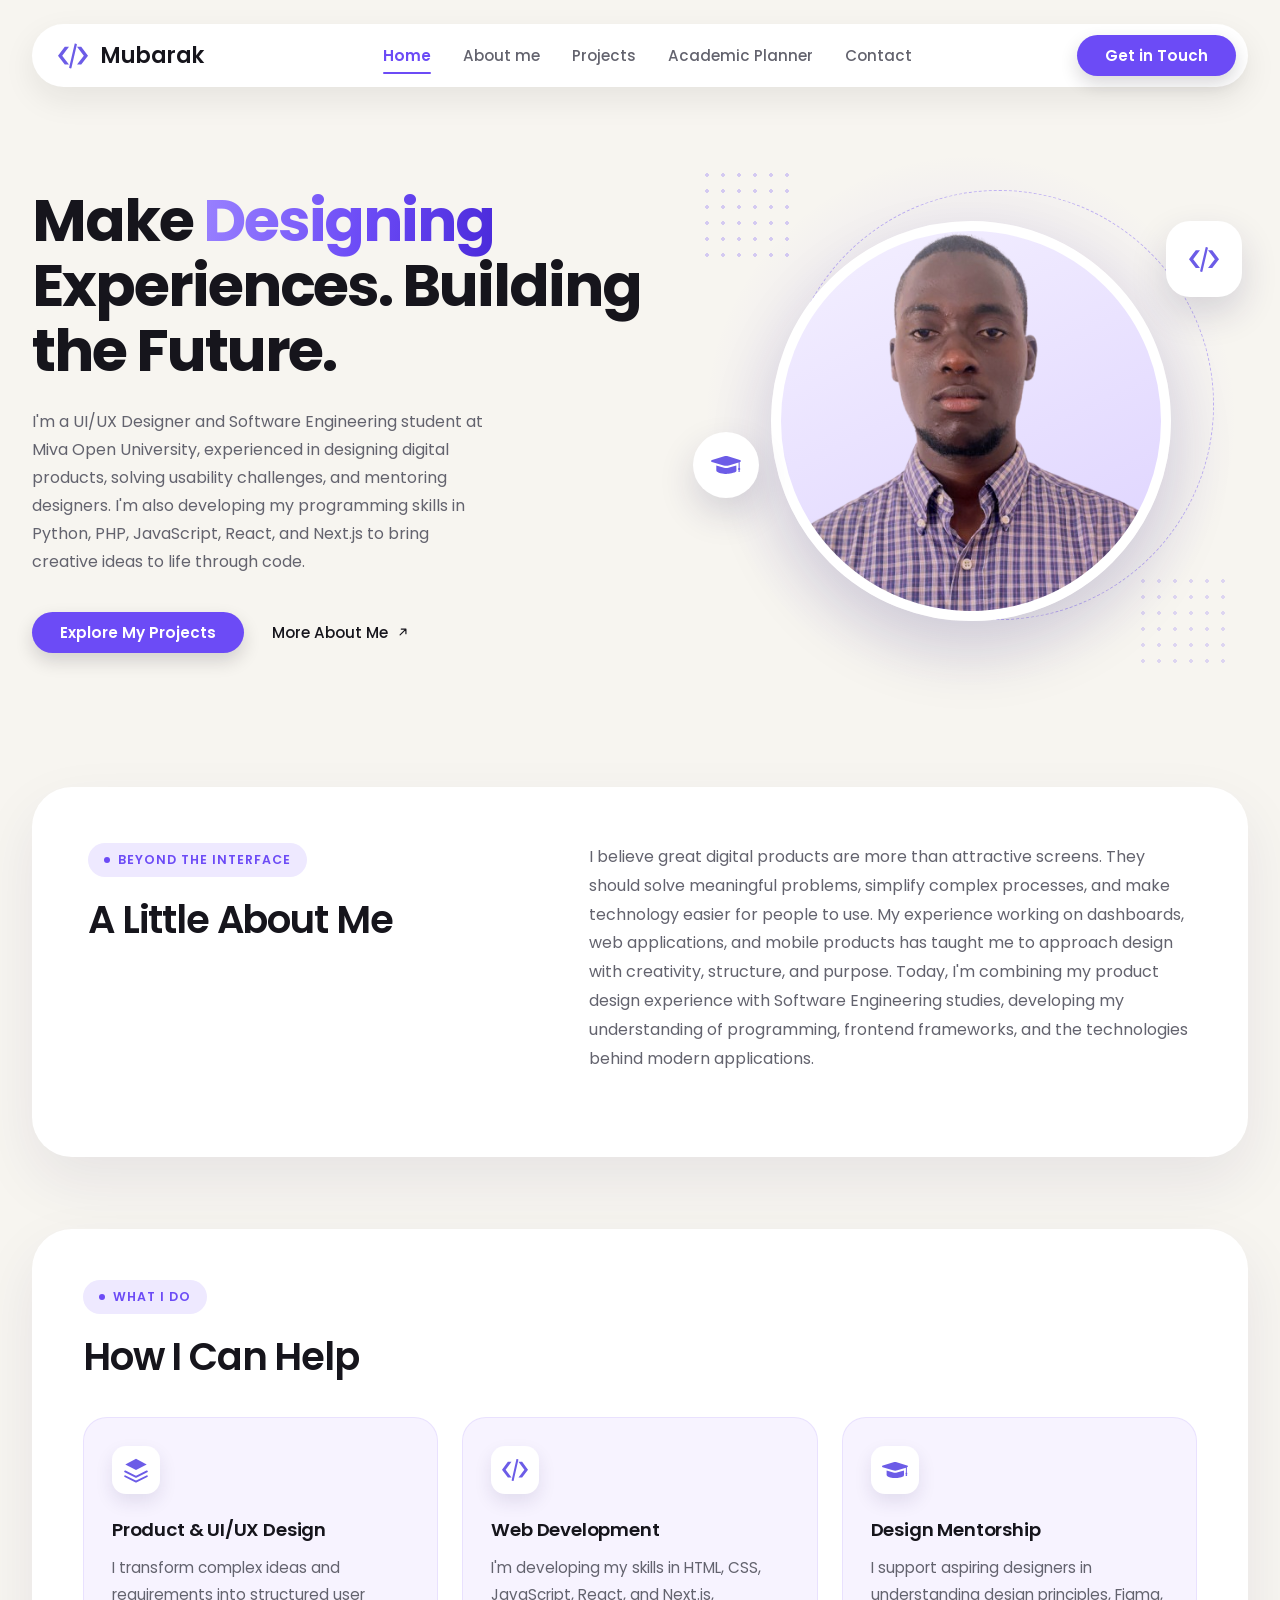
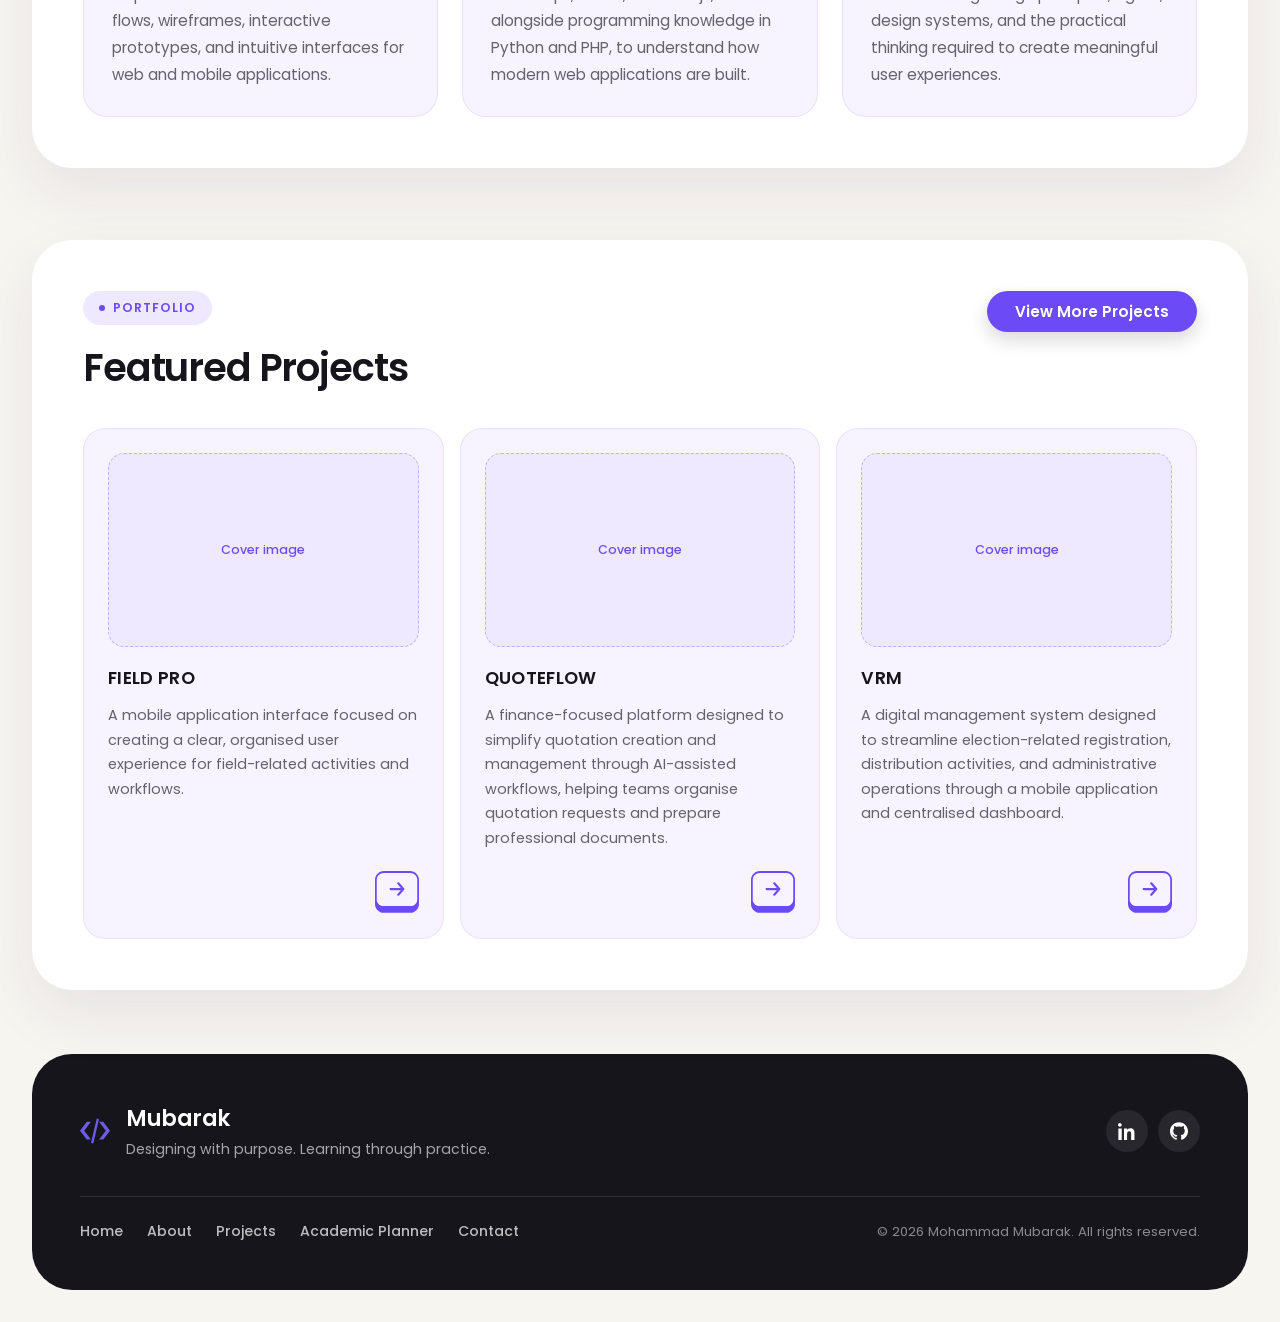
<file: index.html>
<!doctype html>
<html lang="en">

<head>
  <meta charset="UTF-8" />
  <meta name="viewport" content="width=device-width, initial-scale=1.0" />
  <title>Mubarak Portfolio</title>

  <!-- Fonts -->
  <link rel="preconnect" href="https://fonts.googleapis.com" />
  <link rel="preconnect" href="https://fonts.gstatic.com" crossorigin />
  <link href="https://fonts.googleapis.com/css2?family=Poppins:wght@400;500;600;700&display=swap" rel="stylesheet" />

  <!-- Styles -->
  <link rel="stylesheet" href="css/style.css" />
</head>

<body>
  <!-- ============================================================
         HEADER / NAVIGATION
         One floating pill with three parts:
         brand (left) · page links (center) · "Get in Touch" (right)
         ============================================================ -->
  <header class="site-header">
    <nav class="navbar" aria-label="Main navigation">
      <!-- Brand: logo + name -->
      <a class="brand" href="index.html">
        <img class="brand__logo" src="icons/code-icon.svg" alt="" />
        <span class="brand__name">Mubarak</span>
      </a>

      <!-- Page links. The current page is marked with .is-active. -->
      <ul class="menu" id="main-menu">
        <li>
          <a class="menu__link is-active" href="index.html" aria-current="page">Home</a>
        </li>
        <li>
          <a class="menu__link" href="about.html">About me</a>
        </li>
        <li>
          <a class="menu__link" href="projects.html">Projects</a>
        </li>
        <li>
          <!-- Replace "#" with academic-planner.html when that page exists -->
          <a class="menu__link" href="academic-planner.html">Academic Planner</a>
        </li>
        <li>
          <a class="menu__link" href="contact.html">Contact</a>
        </li>

        <!-- Same button as below, shown only inside the mobile menu -->
        <li class="menu__cta">
          <a class="btn btn--primary" href="contact.html">Get in Touch</a>
        </li>
      </ul>

      <!-- Primary action (desktop only) -->
      <a class="btn btn--primary" href="contact.html">Get in Touch</a>

      <!-- Mobile menu toggle -->
      <button class="hamburger" type="button" aria-label="Open menu" aria-controls="main-menu" aria-expanded="false">
        <span class="hamburger__line"></span>
        <span class="hamburger__line"></span>
        <span class="hamburger__line"></span>
      </button>
    </nav>
  </header>

  <!-- ============================================================
         HERO
         Left: headline, short intro and actions
         Right: portrait with floating badges and decorative details
         ============================================================ -->
  <main>
    <section class="hero">
      <div class="hero__content">
        <h1 class="hero__title">
          Make <span class="hero__title-accent">Designing</span>
          Experiences. Building the Future.
        </h1>

        <p class="hero__text">
          I'm a UI/UX Designer and Software Engineering student at Miva Open University, experienced in designing
          digital products, solving usability challenges, and mentoring designers. I'm also developing my programming
          skills in Python, PHP, JavaScript, React, and Next.js to bring creative ideas to life through code.
        </p>

        <div class="hero__actions">
          <a class="btn btn--primary" href="projects.html">Explore My Projects</a>

          <a class="hero__works" href="about.html">
            More About Me
            <svg width="14" height="14" viewBox="0 0 24 24" fill="none" aria-hidden="true">
              <path d="M7 17 17 7M9 7h8v8" stroke="currentColor" stroke-width="2" stroke-linecap="round"
                stroke-linejoin="round"></path>
            </svg>
          </a>
        </div>
      </div>

      <!-- Portrait and decorations -->
      <div class="hero__visual">
        <div class="hero__glow" aria-hidden="true"></div>
        <div class="hero__ring" aria-hidden="true"></div>

        <div class="hero__dots hero__dots--top" aria-hidden="true"></div>
        <div class="hero__dots hero__dots--bottom" aria-hidden="true"></div>

        <div class="hero__portrait">
          <img src="images/Mubarak.png" alt="Portrait of Mubarak" />
        </div>

        <div class="floating-badge floating-badge--code" aria-hidden="true">
          <img src="icons/code-icon.svg" alt="" width="30" height="25" />
        </div>

        <div class="floating-badge floating-badge--study" aria-hidden="true">
          <img src="icons/graduation-cap-icon.svg" alt="" width="30" height="18" />
        </div>
      </div>
    </section>

    <!-- ============================================================
           ABOUT ME (brief)
           Left: section label + heading
           Right: short intro, quick facts and a link to the full page
           ============================================================ -->
    <section class="about" id="about">
      <div class="about__inner">
        <div class="about__intro">
          <p class="about__label">Beyond the Interface</p>
          <h2 class="about__title">A Little About Me</h2>
        </div>

        <div class="about__body">
          <p class="about__text">
            I believe great digital products are more than attractive screens. They should solve meaningful problems,
            simplify complex processes, and make technology easier for people to use.

            My experience working on dashboards, web applications, and mobile products has taught me to approach design
            with creativity, structure, and purpose.

            Today, I'm combining my product design experience with Software Engineering studies, developing my
            understanding of programming, frontend frameworks, and the technologies behind modern applications.
          </p>

        </div>
      </div>
      </div>
    </section>

    <!-- ============================================================
         WHAT I DO
         Three cards: each one is a white rounded surface with an
         icon chip, a title and a short description.
         ============================================================ -->
    <section class="what-i-do" id="what-i-do">
      <div class="what-i-do__inner">
        <div class="what-i-do__head">
          <p class="what-i-do__label">What I Do</p>
          <h2 class="what-i-do__title">How I Can Help</h2>
        </div>

        <div class="what-i-do__grid">
          <article class="what-i-do__card">
            <span class="what-i-do__icon">
              <img src="icons/design-icon.svg" alt="" />
            </span>
            <h3 class="what-i-do__card-title">Product &amp; UI/UX Design</h3>
            <p class="what-i-do__text">
              I transform complex ideas and requirements into structured user flows,
              wireframes, interactive prototypes, and intuitive interfaces for web and
              mobile applications.
            </p>
          </article>

          <article class="what-i-do__card">
            <span class="what-i-do__icon">
              <img src="icons/code-icon.svg" alt="" />
            </span>
            <h3 class="what-i-do__card-title">Web Development</h3>
            <p class="what-i-do__text">
              I'm developing my skills in HTML, CSS, JavaScript, React, and Next.js,
              alongside programming knowledge in Python and PHP, to understand how
              modern web applications are built.
            </p>
          </article>

          <article class="what-i-do__card">
            <span class="what-i-do__icon">
              <img src="icons/graduation-cap-icon.svg" alt="" />
            </span>
            <h3 class="what-i-do__card-title">Design Mentorship</h3>
            <p class="what-i-do__text">
              I support aspiring designers in understanding design principles, Figma,
              design systems, and the practical thinking required to create meaningful
              user experiences.
            </p>
          </article>
        </div>
      </div>
    </section>

    <!-- ============================================================
         FEATURED PROJECTS
         A compact grid of three project cards inside one white surface.
         ============================================================ -->
    <section class="featured-projects" id="featured-projects">
      <div class="featured-projects__inner">
        <div class="featured-projects__head">
          <p class="featured-projects__label">Portfolio</p>
          <h2 class="featured-projects__title">Featured Projects</h2>
        </div>

        <div class="featured-projects__grid">
          <a class="featured-projects__card" href="project-field-pro.html">
            <div class="featured-projects__cover">
              <!-- Replace this span with your cover image:
                   <img src="images/your-project-cover.png" alt="Project cover" /> -->
              <span>Cover image</span>
            </div>
            <h3 class="featured-projects__name">Field Pro</h3>
            <p class="featured-projects__text">
              A mobile application interface focused on creating a clear, organised
              user experience for field-related activities and workflows.
            </p>
            <svg class="featured-projects__arrow" viewBox="0 0 122.88 116.6" fill="currentColor" aria-hidden="true">
              <path d="M24.44,0h74.01c6.68,0,12.77,2.75,17.19,7.17c4.47,4.47,7.24,10.65,7.24,17.45v67.35c0,6.8-2.78,12.98-7.25,17.45 c-4.42,4.42-10.51,7.17-17.19,7.17H24.44c-6.68,0-12.77-2.75-17.19-7.17C2.77,104.96,0,98.78,0,91.98V24.62 c0-6.81,2.77-12.99,7.24-17.45C11.67,2.75,17.75,0,24.44,0L24.44,0z M72.24,46.95H43.9c-0.85,0-1.62,0.34-2.17,0.9 c-0.56,0.56-0.9,1.33-0.9,2.17c0,0.85,0.34,1.62,0.9,2.17c0.56,0.56,1.32,0.9,2.17,0.9h28.33L62.7,64.01 c-0.55,0.63-0.8,1.43-0.76,2.21c0.05,0.79,0.39,1.55,1.02,2.12c0.63,0.56,1.43,0.81,2.21,0.77c0.78-0.05,1.54-0.39,2.1-1.02 l14-16.04c0.52-0.59,0.77-1.33,0.77-2.06c-0.01-0.73-0.28-1.46-0.8-2.02l-14-16.03c-0.56-0.61-1.31-0.95-2.08-1 c-0.78-0.05-1.57,0.21-2.2,0.77l-0.02,0.02c-0.62,0.56-0.95,1.32-1,2.09v0.01c-0.04,0.78,0.21,1.58,0.77,2.21L72.24,46.95 L72.24,46.95z M4.93,82.85c0.85,3.45,2.55,6.55,4.83,9.01c3.36,3.62,7.99,5.87,13.1,5.87h77.17c0.21,0,0.41,0,0.62-0.01l1.25-0.09 c4.36-0.47,8.29-2.6,11.23-5.77c2.28-2.46,3.97-5.55,4.83-9V24.62c0-5.28-2.17-10.09-5.67-13.58c-3.54-3.54-8.44-5.74-13.84-5.74 H24.44c-5.4,0-10.3,2.2-13.84,5.74c-3.49,3.49-5.66,8.3-5.66,13.58V82.85L4.93,82.85z"></path>
            </svg>
          </a>

          <a class="featured-projects__card" href="project-quoteflow.html">
            <div class="featured-projects__cover">
              <!-- Replace this span with your cover image:
                   <img src="images/your-project-cover.png" alt="Project cover" /> -->
              <span>Cover image</span>
            </div>
            <h3 class="featured-projects__name">QuoteFlow</h3>
            <p class="featured-projects__text">
              A finance-focused platform designed to simplify quotation creation and
              management through AI-assisted workflows, helping teams organise
              quotation requests and prepare professional documents.
            </p>
            <svg class="featured-projects__arrow" viewBox="0 0 122.88 116.6" fill="currentColor" aria-hidden="true">
              <path d="M24.44,0h74.01c6.68,0,12.77,2.75,17.19,7.17c4.47,4.47,7.24,10.65,7.24,17.45v67.35c0,6.8-2.78,12.98-7.25,17.45 c-4.42,4.42-10.51,7.17-17.19,7.17H24.44c-6.68,0-12.77-2.75-17.19-7.17C2.77,104.96,0,98.78,0,91.98V24.62 c0-6.81,2.77-12.99,7.24-17.45C11.67,2.75,17.75,0,24.44,0L24.44,0z M72.24,46.95H43.9c-0.85,0-1.62,0.34-2.17,0.9 c-0.56,0.56-0.9,1.33-0.9,2.17c0,0.85,0.34,1.62,0.9,2.17c0.56,0.56,1.32,0.9,2.17,0.9h28.33L62.7,64.01 c-0.55,0.63-0.8,1.43-0.76,2.21c0.05,0.79,0.39,1.55,1.02,2.12c0.63,0.56,1.43,0.81,2.21,0.77c0.78-0.05,1.54-0.39,2.1-1.02 l14-16.04c0.52-0.59,0.77-1.33,0.77-2.06c-0.01-0.73-0.28-1.46-0.8-2.02l-14-16.03c-0.56-0.61-1.31-0.95-2.08-1 c-0.78-0.05-1.57,0.21-2.2,0.77l-0.02,0.02c-0.62,0.56-0.95,1.32-1,2.09v0.01c-0.04,0.78,0.21,1.58,0.77,2.21L72.24,46.95 L72.24,46.95z M4.93,82.85c0.85,3.45,2.55,6.55,4.83,9.01c3.36,3.62,7.99,5.87,13.1,5.87h77.17c0.21,0,0.41,0,0.62-0.01l1.25-0.09 c4.36-0.47,8.29-2.6,11.23-5.77c2.28-2.46,3.97-5.55,4.83-9V24.62c0-5.28-2.17-10.09-5.67-13.58c-3.54-3.54-8.44-5.74-13.84-5.74 H24.44c-5.4,0-10.3,2.2-13.84,5.74c-3.49,3.49-5.66,8.3-5.66,13.58V82.85L4.93,82.85z"></path>
            </svg>
          </a>

          <a class="featured-projects__card" href="project-vrm.html">
            <div class="featured-projects__cover">
              <!-- Replace this span with your cover image:
                   <img src="images/your-project-cover.png" alt="Project cover" /> -->
              <span>Cover image</span>
            </div>
            <h3 class="featured-projects__name">VRM</h3>
            <p class="featured-projects__text">
              A digital management system designed to streamline election-related
              registration, distribution activities, and administrative operations
              through a mobile application and centralised dashboard.
            </p>
            <svg class="featured-projects__arrow" viewBox="0 0 122.88 116.6" fill="currentColor" aria-hidden="true">
              <path d="M24.44,0h74.01c6.68,0,12.77,2.75,17.19,7.17c4.47,4.47,7.24,10.65,7.24,17.45v67.35c0,6.8-2.78,12.98-7.25,17.45 c-4.42,4.42-10.51,7.17-17.19,7.17H24.44c-6.68,0-12.77-2.75-17.19-7.17C2.77,104.96,0,98.78,0,91.98V24.62 c0-6.81,2.77-12.99,7.24-17.45C11.67,2.75,17.75,0,24.44,0L24.44,0z M72.24,46.95H43.9c-0.85,0-1.62,0.34-2.17,0.9 c-0.56,0.56-0.9,1.33-0.9,2.17c0,0.85,0.34,1.62,0.9,2.17c0.56,0.56,1.32,0.9,2.17,0.9h28.33L62.7,64.01 c-0.55,0.63-0.8,1.43-0.76,2.21c0.05,0.79,0.39,1.55,1.02,2.12c0.63,0.56,1.43,0.81,2.21,0.77c0.78-0.05,1.54-0.39,2.1-1.02 l14-16.04c0.52-0.59,0.77-1.33,0.77-2.06c-0.01-0.73-0.28-1.46-0.8-2.02l-14-16.03c-0.56-0.61-1.31-0.95-2.08-1 c-0.78-0.05-1.57,0.21-2.2,0.77l-0.02,0.02c-0.62,0.56-0.95,1.32-1,2.09v0.01c-0.04,0.78,0.21,1.58,0.77,2.21L72.24,46.95 L72.24,46.95z M4.93,82.85c0.85,3.45,2.55,6.55,4.83,9.01c3.36,3.62,7.99,5.87,13.1,5.87h77.17c0.21,0,0.41,0,0.62-0.01l1.25-0.09 c4.36-0.47,8.29-2.6,11.23-5.77c2.28-2.46,3.97-5.55,4.83-9V24.62c0-5.28-2.17-10.09-5.67-13.58c-3.54-3.54-8.44-5.74-13.84-5.74 H24.44c-5.4,0-10.3,2.2-13.84,5.74c-3.49,3.49-5.66,8.3-5.66,13.58V82.85L4.93,82.85z"></path>
            </svg>
          </a>
        </div>

        <a class="btn btn--primary featured-projects__more" href="projects.html">View More Projects</a>
      </div>

      
    </section>
  </main>

  <!-- ============================================================
         FOOTER
         ============================================================ -->
  <footer class="site-footer">
    <div class="footer__inner">
      <div class="footer__top">
        <a class="footer__brand" href="index.html">
          <img class="footer__logo" src="icons/code-icon.svg" alt="" />
          <span class="footer__brand-text">
            <span class="footer__name">Mubarak</span>
            <span class="footer__tagline">Designing with purpose. Learning through practice.</span>
          </span>
        </a>

        <div class="footer__socials">
          <a class="footer__social" href="https://www.linkedin.com/in/alfa-mubarak-mohammad-b6069a252" target="_blank"
            rel="noopener noreferrer" aria-label="LinkedIn (opens in a new tab)">
            <svg width="18" height="18" viewBox="0 0 24 24" fill="currentColor" aria-hidden="true">
              <path
                d="M4.98 3.5A2.5 2.5 0 1 1 0 3.5a2.5 2.5 0 0 1 4.98 0ZM.5 8.5h4.46V24H.5V8.5Zm7.5 0h4.27v2.11h.06c.6-1.13 2.06-2.32 4.24-2.32 4.54 0 5.38 2.99 5.38 6.88V24h-4.46v-7.5c0-1.79-.03-4.1-2.5-4.1-2.5 0-2.88 1.95-2.88 3.97V24H8V8.5Z">
              </path>
            </svg>
          </a>

          <a class="footer__social" href="https://github.com/alfamubarak/" target="_blank" rel="noopener noreferrer"
            aria-label="GitHub (opens in a new tab)">
            <svg width="18" height="18" viewBox="0 0 24 24" fill="currentColor" aria-hidden="true">
              <path d="M12 .297c-6.63 0-12 5.373-12 12 0 5.303 3.438 9.8 8.205 11.385.6.113.82-.258.82-.577 0-.285-.01-1.04-.015-2.04-3.338.724-4.042-1.61-4.042-1.61C4.422 18.07 3.633 17.7 3.633 17.7c-1.087-.744.084-.729.084-.729 1.205.084 1.838 1.236 1.838 1.236 1.07 1.835 2.809 1.305 3.495.998.108-.776.417-1.305.76-1.605-2.665-.3-5.466-1.332-5.466-5.93 0-1.31.465-2.38 1.235-3.22-.135-.303-.54-1.523.105-3.176 0 0 1.005-.322 3.3 1.23.96-.267 1.98-.399 3-.405 1.02.006 2.04.138 3 .405 2.28-1.552 3.285-1.23 3.285-1.23.645 1.653.24 2.873.12 3.176.765.84 1.23 1.91 1.23 3.22 0 4.61-2.805 5.625-5.475 5.92.42.36.81 1.096.81 2.22 0 1.606-.015 2.896-.015 3.286 0 .315.21.69.825.57C20.565 22.092 24 17.592 24 12.297c0-6.627-5.373-12-12-12"></path>
            </svg>
          </a>
        </div>
      </div>

      <div class="footer__bottom">
        <nav class="footer__nav" aria-label="Footer navigation">
          <a href="index.html">Home</a>
          <a href="about.html">About</a>
          <a href="projects.html">Projects</a>
          <a href="academic-planner.html">Academic Planner</a>
          <a href="contact.html">Contact</a>
        </nav>
        <p class="footer__copy">
          © 2026 Mohammad Mubarak. All rights reserved.
        </p>
      </div>
    </div>
  </footer>

  <script src="js/main.js"></script>
</body>

</html>
</file>
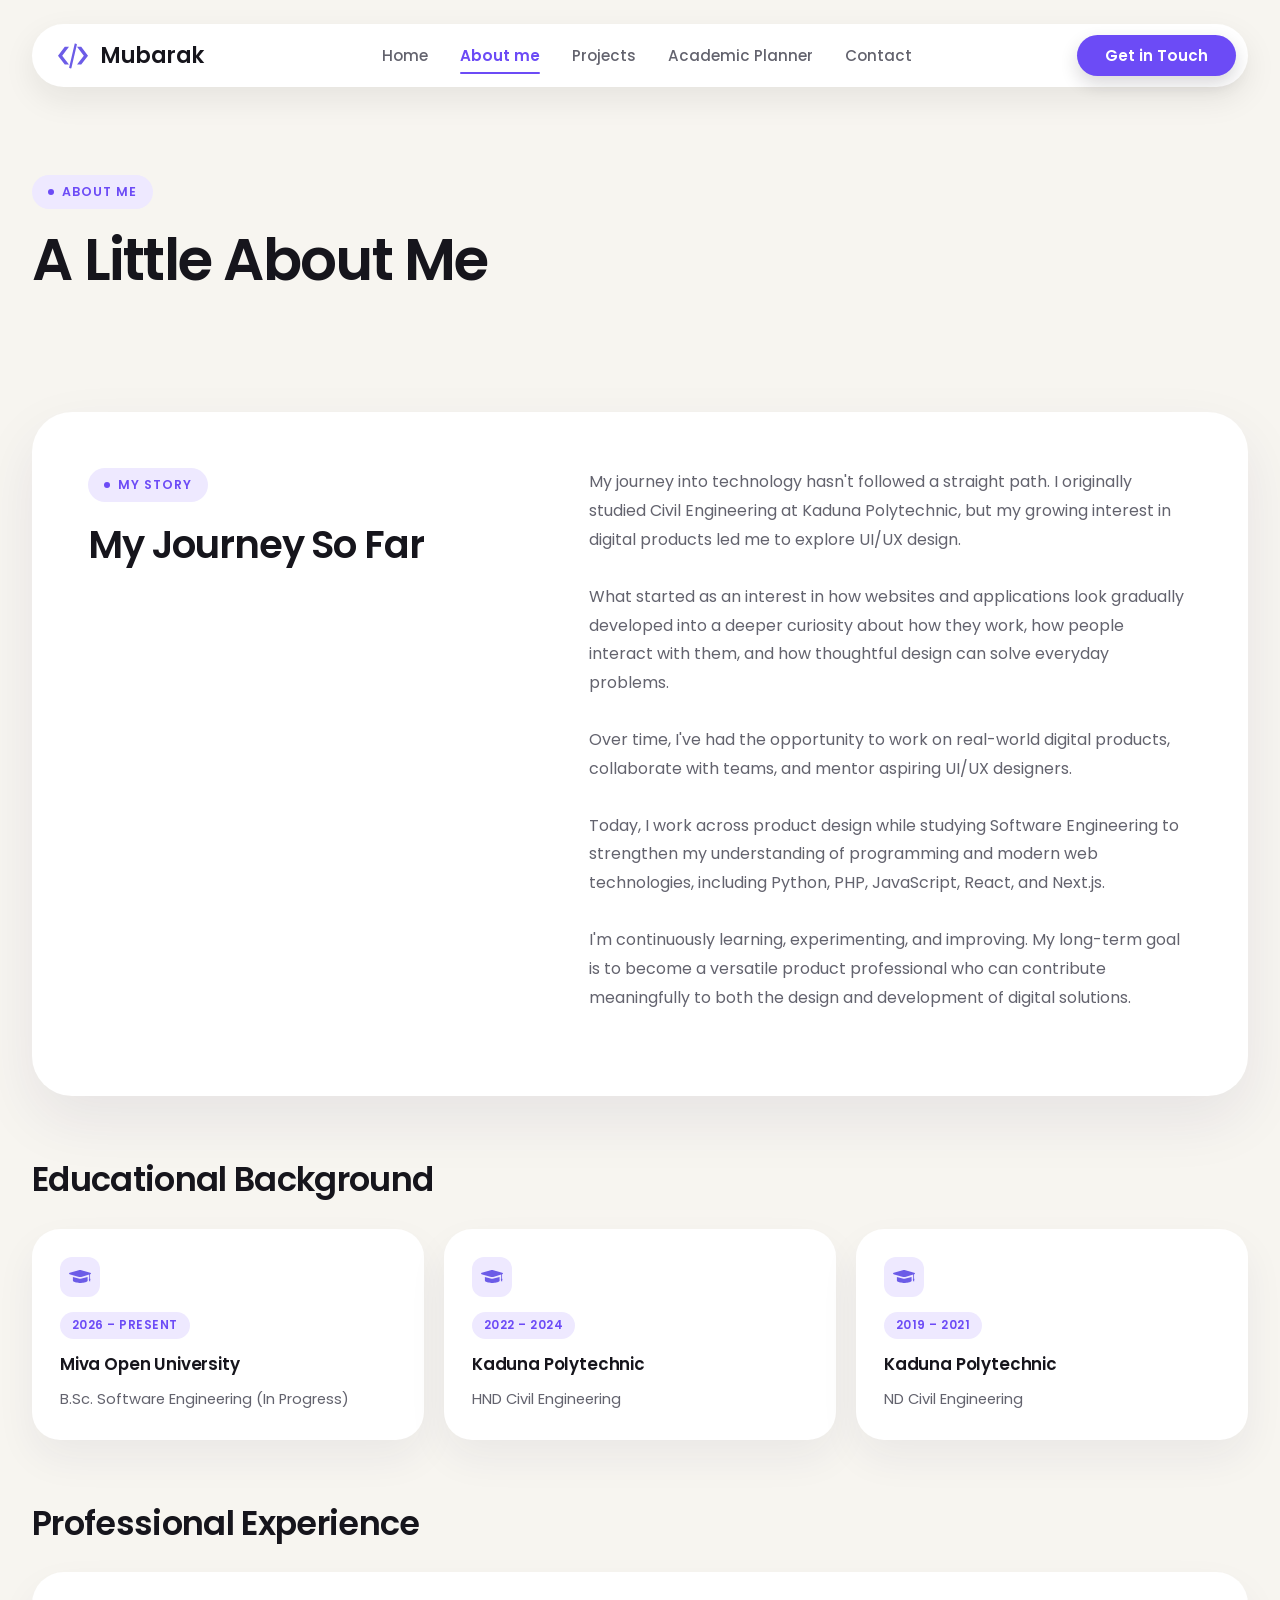
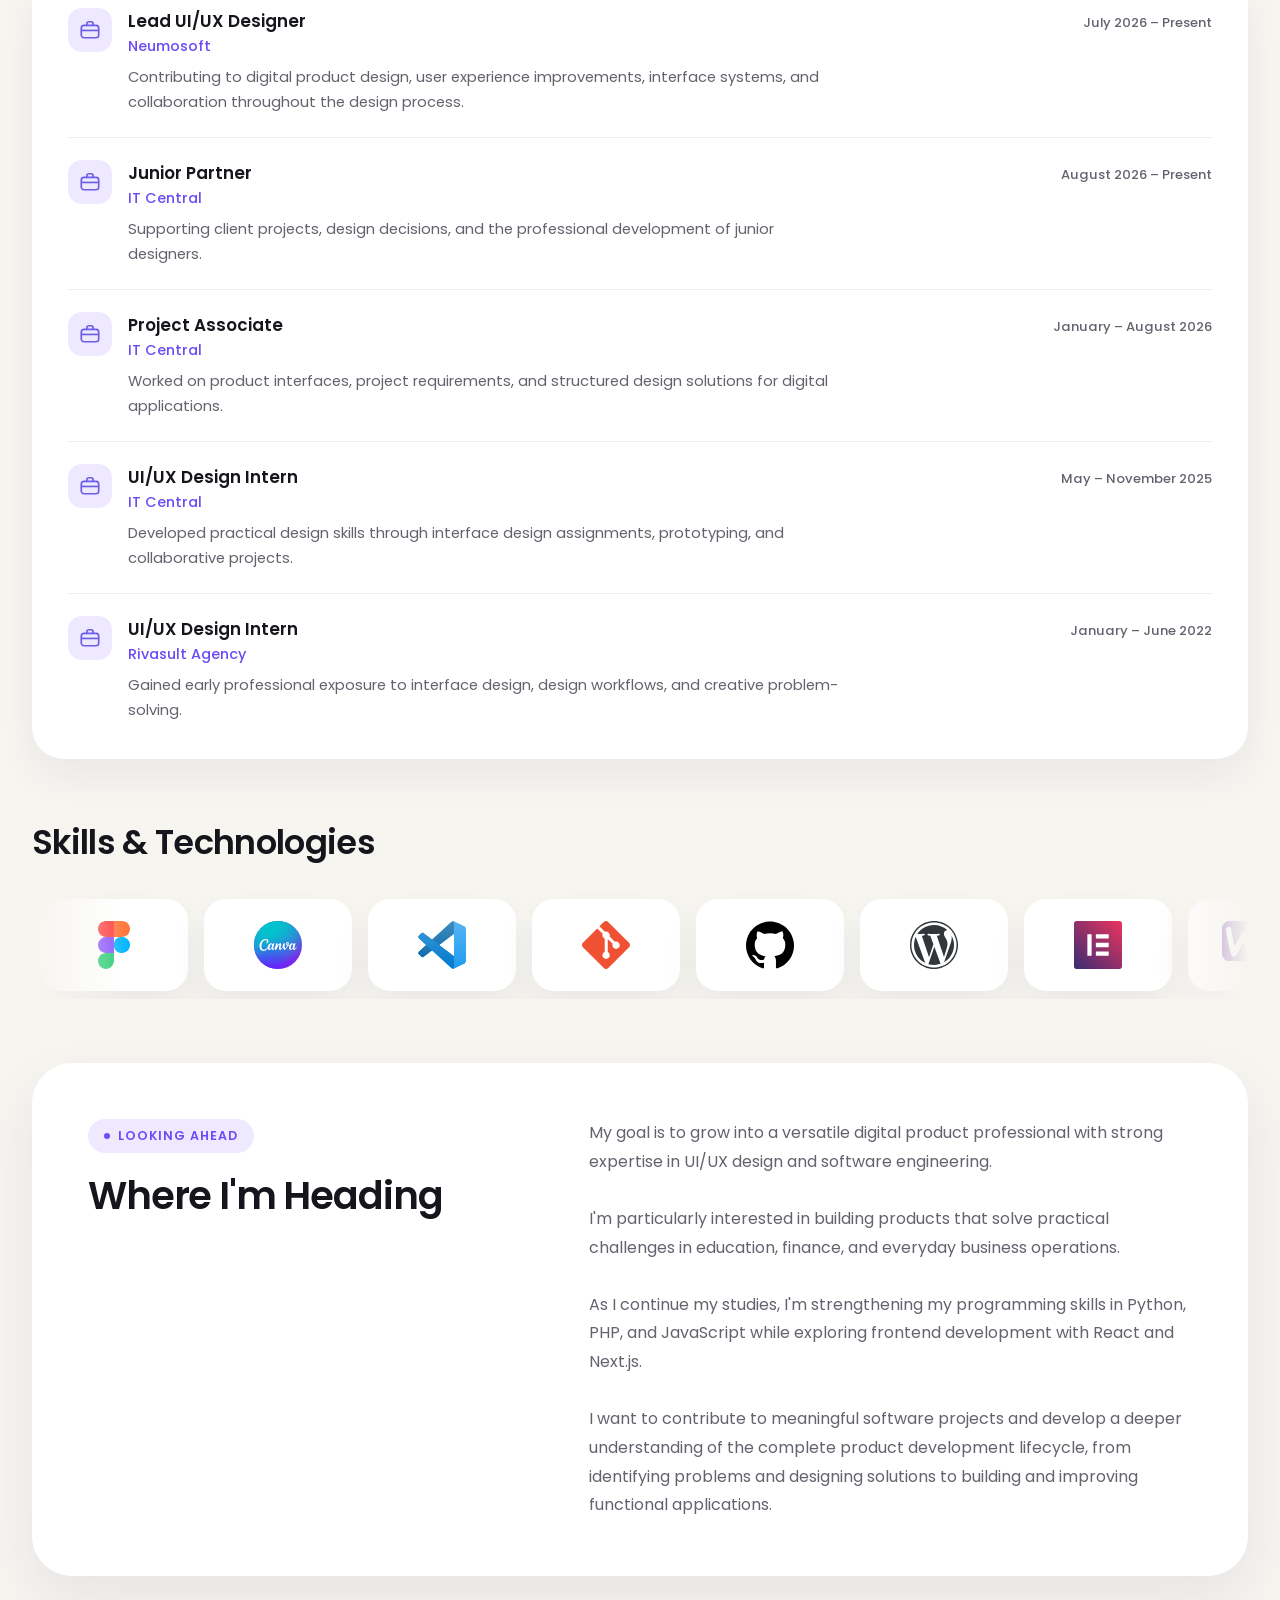
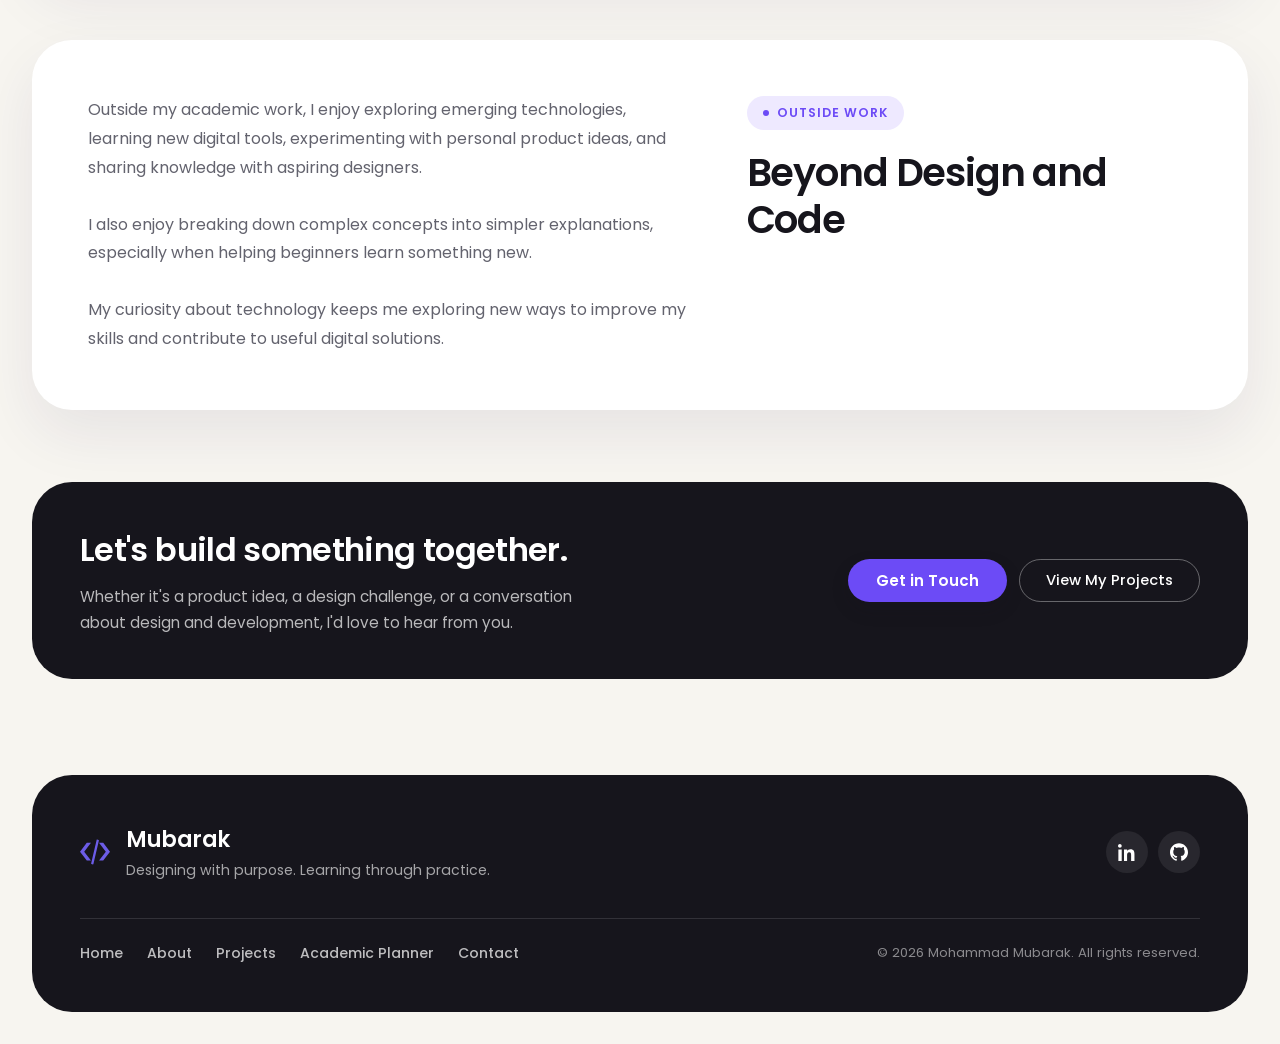
<file: about.html>
<!doctype html>
<html lang="en">

<head>
  <meta charset="UTF-8" />
  <meta name="viewport" content="width=device-width, initial-scale=1.0" />
  <title>About Me</title>

  <!-- Fonts -->
  <link rel="preconnect" href="https://fonts.googleapis.com" />
  <link rel="preconnect" href="https://fonts.gstatic.com" crossorigin />
  <link href="https://fonts.googleapis.com/css2?family=Poppins:wght@400;500;600;700&display=swap" rel="stylesheet" />

  <!-- Styles -->
  <link rel="stylesheet" href="css/style.css" />
</head>

<body>
  <!-- ============================================================
         HEADER / NAVIGATION
         ============================================================ -->
  <header class="site-header">
    <nav class="navbar" aria-label="Main navigation">
      <!-- Brand: logo + name -->
      <a class="brand" href="index.html">
        <img class="brand__logo" src="icons/code-icon.svg" alt="" />
        <span class="brand__name">Mubarak</span>
      </a>

      <!-- Page links. The current page is marked with .is-active. -->
      <ul class="menu" id="main-menu">
        <li>
          <a class="menu__link" href="index.html">Home</a>
        </li>
        <li>
          <a class="menu__link is-active" href="about.html" aria-current="page">About me</a>
        </li>
        <li>
          <a class="menu__link" href="projects.html">Projects</a>
        </li>
        <li>
          <a class="menu__link" href="academic-planner.html">Academic Planner</a>
        </li>
        <li>
          <a class="menu__link" href="contact.html">Contact</a>
        </li>

        <!-- Same button as below, shown only inside the mobile menu -->
        <li class="menu__cta">
          <a class="btn btn--primary" href="contact.html">Get in Touch</a>
        </li>
      </ul>

      <!-- Primary action (desktop only) -->
      <a class="btn btn--primary" href="contact.html">Get in Touch</a>

      <!-- Mobile menu toggle -->
      <button class="hamburger" type="button" aria-label="Open menu" aria-controls="main-menu" aria-expanded="false">
        <span class="hamburger__line"></span>
        <span class="hamburger__line"></span>
        <span class="hamburger__line"></span>
      </button>
    </nav>
  </header>

  <!-- ============================================================
         ABOUT PAGE
         Hero introduction followed by the full story and a CTA.
         ============================================================ -->
  <main>
    <div class="about-page">
      <!-- ---------- HERO ---------- -->
      <section class="about-hero">
        <p class="about-hero__eyebrow">About Me</p>
        <h1 class="about-hero__title">A Little About Me</h1>
      </section>

      <!-- ---------- STORY ---------- -->
      <section class="about-section">
        <div class="about__inner">
          <div class="about__intro">
            <p class="about__label">My Story</p>
            <h2 class="about__title">My Journey So Far</h2>
          </div>

          <div class="about__body">
            <p class="about__text">
              My journey into technology hasn't followed a straight path. I
              originally studied Civil Engineering at Kaduna Polytechnic, but my
              growing interest in digital products led me to explore UI/UX
              design.
            </p>
            <p class="about__text">
              What started as an interest in how websites and applications look
              gradually developed into a deeper curiosity about how they work,
              how people interact with them, and how thoughtful design can solve
              everyday problems.
            </p>
            <p class="about__text">
              Over time, I've had the opportunity to work on real-world digital
              products, collaborate with teams, and mentor aspiring UI/UX
              designers.
            </p>
            <p class="about__text">
              Today, I work across product design while studying Software
              Engineering to strengthen my understanding of programming and
              modern web technologies, including Python, PHP, JavaScript, React,
              and Next.js.
            </p>
            <p class="about__text">
              I'm continuously learning, experimenting, and improving. My
              long-term goal is to become a versatile product professional who
              can contribute meaningfully to both the design and development of
              digital solutions.
            </p>
          </div>
        </div>
      </section>

      <!-- ---------- EDUCATION ---------- -->
      <section class="about-section">
        <div class="about-section__head">
          <h2 class="about-section__title">Educational Background</h2>
        </div>

        <ul class="info-cards">
          <li class="info-card">
            <span class="info-card__icon"><img src="icons/graduation-cap-icon.svg" alt="" /></span>
            <span class="info-card__label">2026 – Present</span>
            <h3 class="info-card__title">Miva Open University</h3>
            <p class="info-card__text">B.Sc. Software Engineering (In Progress)</p>
          </li>

          <li class="info-card">
            <span class="info-card__icon"><img src="icons/graduation-cap-icon.svg" alt="" /></span>
            <span class="info-card__label">2022 – 2024</span>
            <h3 class="info-card__title">Kaduna Polytechnic</h3>
            <p class="info-card__text">HND Civil Engineering</p>
          </li>

          <li class="info-card">
            <span class="info-card__icon"><img src="icons/graduation-cap-icon.svg" alt="" /></span>
            <span class="info-card__label">2019 – 2021</span>
            <h3 class="info-card__title">Kaduna Polytechnic</h3>
            <p class="info-card__text">ND Civil Engineering</p>
          </li>
        </ul>
      </section>

      <!-- ---------- EXPERIENCE ---------- -->
      <section class="about-section">
        <div class="about-section__head">
          <h2 class="about-section__title">Professional Experience</h2>
        </div>

        <div class="experience">
          <article class="experience__item">
            <span class="experience__icon">
              <img src="icons/briefcase-icon.svg" alt="" />
            </span>
            <div class="experience__body">
              <div class="experience__top">
                <h3 class="experience__role">Lead UI/UX Designer</h3>
                <p class="experience__period">July 2026 – Present</p>
              </div>
              <p class="experience__company">Neumosoft</p>
              <p class="experience__text">
                Contributing to digital product design, user experience
                improvements, interface systems, and collaboration throughout the
                design process.
              </p>
            </div>
          </article>

          <article class="experience__item">
            <span class="experience__icon">
              <img src="icons/briefcase-icon.svg" alt="" />
            </span>
            <div class="experience__body">
              <div class="experience__top">
                <h3 class="experience__role">Junior Partner</h3>
                <p class="experience__period">August 2026 – Present</p>
              </div>
              <p class="experience__company">IT Central</p>
              <p class="experience__text">
                Supporting client projects, design decisions, and the professional
                development of junior designers.
              </p>
            </div>
          </article>

          <article class="experience__item">
            <span class="experience__icon">
              <img src="icons/briefcase-icon.svg" alt="" />
            </span>
            <div class="experience__body">
              <div class="experience__top">
                <h3 class="experience__role">Project Associate</h3>
                <p class="experience__period">January – August 2026</p>
              </div>
              <p class="experience__company">IT Central</p>
              <p class="experience__text">
                Worked on product interfaces, project requirements, and structured
                design solutions for digital applications.
              </p>
            </div>
          </article>

          <article class="experience__item">
            <span class="experience__icon">
              <img src="icons/briefcase-icon.svg" alt="" />
            </span>
            <div class="experience__body">
              <div class="experience__top">
                <h3 class="experience__role">UI/UX Design Intern</h3>
                <p class="experience__period">May – November 2025</p>
              </div>
              <p class="experience__company">IT Central</p>
              <p class="experience__text">
                Developed practical design skills through interface design
                assignments, prototyping, and collaborative projects.
              </p>
            </div>
          </article>

          <article class="experience__item">
            <span class="experience__icon">
              <img src="icons/briefcase-icon.svg" alt="" />
            </span>
            <div class="experience__body">
              <div class="experience__top">
                <h3 class="experience__role">UI/UX Design Intern</h3>
                <p class="experience__period">January – June 2022</p>
              </div>
              <p class="experience__company">Rivasult Agency</p>
              <p class="experience__text">
                Gained early professional exposure to interface design, design
                workflows, and creative problem-solving.
              </p>
            </div>
          </article>
        </div>
      </section>

      <!-- ---------- SKILLS ---------- -->
      <section class="about-section">
        <div class="about-section__head">
          <h2 class="about-section__title">Skills &amp; Technologies</h2>
        </div>

        <div class="skills-marquee">
          <div class="skills-marquee__track">
            <ul class="skills-marquee__list">
              <li class="skills-marquee__item"><img src="icons/skills/figma-icon.svg" alt="Figma" /></li>
              <li class="skills-marquee__item"><img src="icons/skills/canva-icon.svg" alt="Canva" /></li>
              <li class="skills-marquee__item"><img src="icons/skills/visual-studio-code-icon.svg" alt="Visual Studio Code" /></li>
              <li class="skills-marquee__item"><img src="icons/skills/git-icon.svg" alt="Git" /></li>
              <li class="skills-marquee__item"><img src="icons/skills/github-icon.svg" alt="GitHub" /></li>
              <li class="skills-marquee__item"><img src="icons/skills/wordpress-icon.svg" alt="WordPress" /></li>
              <li class="skills-marquee__item"><img src="icons/skills/elementor-icon.svg" alt="Elementor" /></li>
              <li class="skills-marquee__item"><img src="icons/skills/woocommerce-icon.svg" alt="WooCommerce" /></li>
              <li class="skills-marquee__item"><img src="icons/skills/blogger-square-color-icon.svg" alt="Blogger" /></li>
              <li class="skills-marquee__item"><img src="icons/skills/python-programming-language-icon.svg" alt="Python" /></li>
              <li class="skills-marquee__item"><img src="icons/skills/php-programming-language-icon.svg" alt="PHP" /></li>
              <li class="skills-marquee__item"><img src="icons/skills/javascript-programming-language-icon.svg" alt="JavaScript" /></li>
              <li class="skills-marquee__item"><img src="icons/skills/html-icon.svg" alt="HTML5" /></li>
              <li class="skills-marquee__item"><img src="icons/skills/css-icon.svg" alt="CSS3" /></li>
              <li class="skills-marquee__item"><img src="icons/skills/react-js-icon.svg" alt="React" /></li>
              <li class="skills-marquee__item"><img src="icons/skills/nextjs-icon.svg" alt="Next.js" /></li>
            </ul>
      </section>

      <!-- ---------- GOALS ---------- -->
      <section class="about-section about-sticky">
        <div class="about__inner about-goals">
          <div class="about__intro">
            <p class="about__label">Looking Ahead</p>
            <h2 class="about__title">Where I'm Heading</h2>
          </div>

          <div class="about__body">
            <p class="about__text">
              My goal is to grow into a versatile digital product professional
              with strong expertise in UI/UX design and software engineering.
            </p>
            <p class="about__text">
              I'm particularly interested in building products that solve
              practical challenges in education, finance, and everyday business
              operations.
            </p>
            <p class="about__text">
              As I continue my studies, I'm strengthening my programming skills in
              Python, PHP, and JavaScript while exploring frontend development
              with React and Next.js.
            </p>
            <p class="about__text">
              I want to contribute to meaningful software projects and develop a
              deeper understanding of the complete product development lifecycle,
              from identifying problems and designing solutions to building and
              improving functional applications.
            </p>
          </div>
        </div>
      </section>

      <!-- ---------- BEYOND DESIGN AND CODE ---------- -->
      <section class="about-section about-sticky about-sticky--second">
        <div class="about__inner about-goals about-goals--reverse">
          <div class="about__intro">
            <p class="about__label">Outside Work</p>
            <h2 class="about__title">Beyond Design and Code</h2>
          </div>

          <div class="about__body">
            <p class="about__text">
              Outside my academic work, I enjoy exploring emerging technologies,
              learning new digital tools, experimenting with personal product
              ideas, and sharing knowledge with aspiring designers.
            </p>
            <p class="about__text">
              I also enjoy breaking down complex concepts into simpler
              explanations, especially when helping beginners learn something
              new.
            </p>
            <p class="about__text">
              My curiosity about technology keeps me exploring new ways to
              improve my skills and contribute to useful digital solutions.
            </p>
          </div>
        </div>
      </section>

      <!-- ---------- CALL TO ACTION ---------- -->
      <section class="about-cta">
        <div>
          <h2 class="about-cta__title">Let's build something together.</h2>
          <p class="about-cta__text">
            Whether it's a product idea, a design challenge, or a conversation
            about design and development, I'd love to hear from you.
          </p>
        </div>

        <div class="about-cta__actions">
          <a class="btn btn--primary" href="contact.html">Get in Touch</a>
          <a class="btn btn--outline" href="projects.html">View My Projects</a>
        </div>
      </section>
    </div>
  </main>

  <!-- ============================================================
         FOOTER
         ============================================================ -->
  <footer class="site-footer">
    <div class="footer__inner">
      <div class="footer__top">
        <a class="footer__brand" href="index.html">
          <img class="footer__logo" src="icons/code-icon.svg" alt="" />
          <span class="footer__brand-text">
            <span class="footer__name">Mubarak</span>
            <span class="footer__tagline">Designing with purpose. Learning through practice.</span>
          </span>
        </a>

         <div class="footer__socials">
          <a class="footer__social" href="https://www.linkedin.com/in/alfa-mubarak-mohammad-b6069a252" target="_blank"
            rel="noopener noreferrer" aria-label="LinkedIn (opens in a new tab)">
            <svg width="18" height="18" viewBox="0 0 24 24" fill="currentColor" aria-hidden="true">
              <path
                d="M4.98 3.5A2.5 2.5 0 1 1 0 3.5a2.5 2.5 0 0 1 4.98 0ZM.5 8.5h4.46V24H.5V8.5Zm7.5 0h4.27v2.11h.06c.6-1.13 2.06-2.32 4.24-2.32 4.54 0 5.38 2.99 5.38 6.88V24h-4.46v-7.5c0-1.79-.03-4.1-2.5-4.1-2.5 0-2.88 1.95-2.88 3.97V24H8V8.5Z">
              </path>
            </svg>
          </a>

          <a class="footer__social" href="https://github.com/alfamubarak/" target="_blank" rel="noopener noreferrer"
            aria-label="GitHub (opens in a new tab)">
            <svg width="18" height="18" viewBox="0 0 24 24" fill="currentColor" aria-hidden="true">
              <path d="M12 .297c-6.63 0-12 5.373-12 12 0 5.303 3.438 9.8 8.205 11.385.6.113.82-.258.82-.577 0-.285-.01-1.04-.015-2.04-3.338.724-4.042-1.61-4.042-1.61C4.422 18.07 3.633 17.7 3.633 17.7c-1.087-.744.084-.729.084-.729 1.205.084 1.838 1.236 1.838 1.236 1.07 1.835 2.809 1.305 3.495.998.108-.776.417-1.305.76-1.605-2.665-.3-5.466-1.332-5.466-5.93 0-1.31.465-2.38 1.235-3.22-.135-.303-.54-1.523.105-3.176 0 0 1.005-.322 3.3 1.23.96-.267 1.98-.399 3-.405 1.02.006 2.04.138 3 .405 2.28-1.552 3.285-1.23 3.285-1.23.645 1.653.24 2.873.12 3.176.765.84 1.23 1.91 1.23 3.22 0 4.61-2.805 5.625-5.475 5.92.42.36.81 1.096.81 2.22 0 1.606-.015 2.896-.015 3.286 0 .315.21.69.825.57C20.565 22.092 24 17.592 24 12.297c0-6.627-5.373-12-12-12"></path>
            </svg>
          </a>
        </div>
      </div>

      <div class="footer__bottom">
        <nav class="footer__nav" aria-label="Footer navigation">
          <a href="index.html">Home</a>
          <a href="about.html">About</a>
          <a href="projects.html">Projects</a>
          <a href="academic-planner.html">Academic Planner</a>
          <a href="contact.html">Contact</a>
        </nav>
        <p class="footer__copy">
          © 2026 Mohammad Mubarak. All rights reserved.
        </p>
      </div>
    </div>
  </footer>

  <script src="js/main.js"></script>
</body>

</html>
</file>
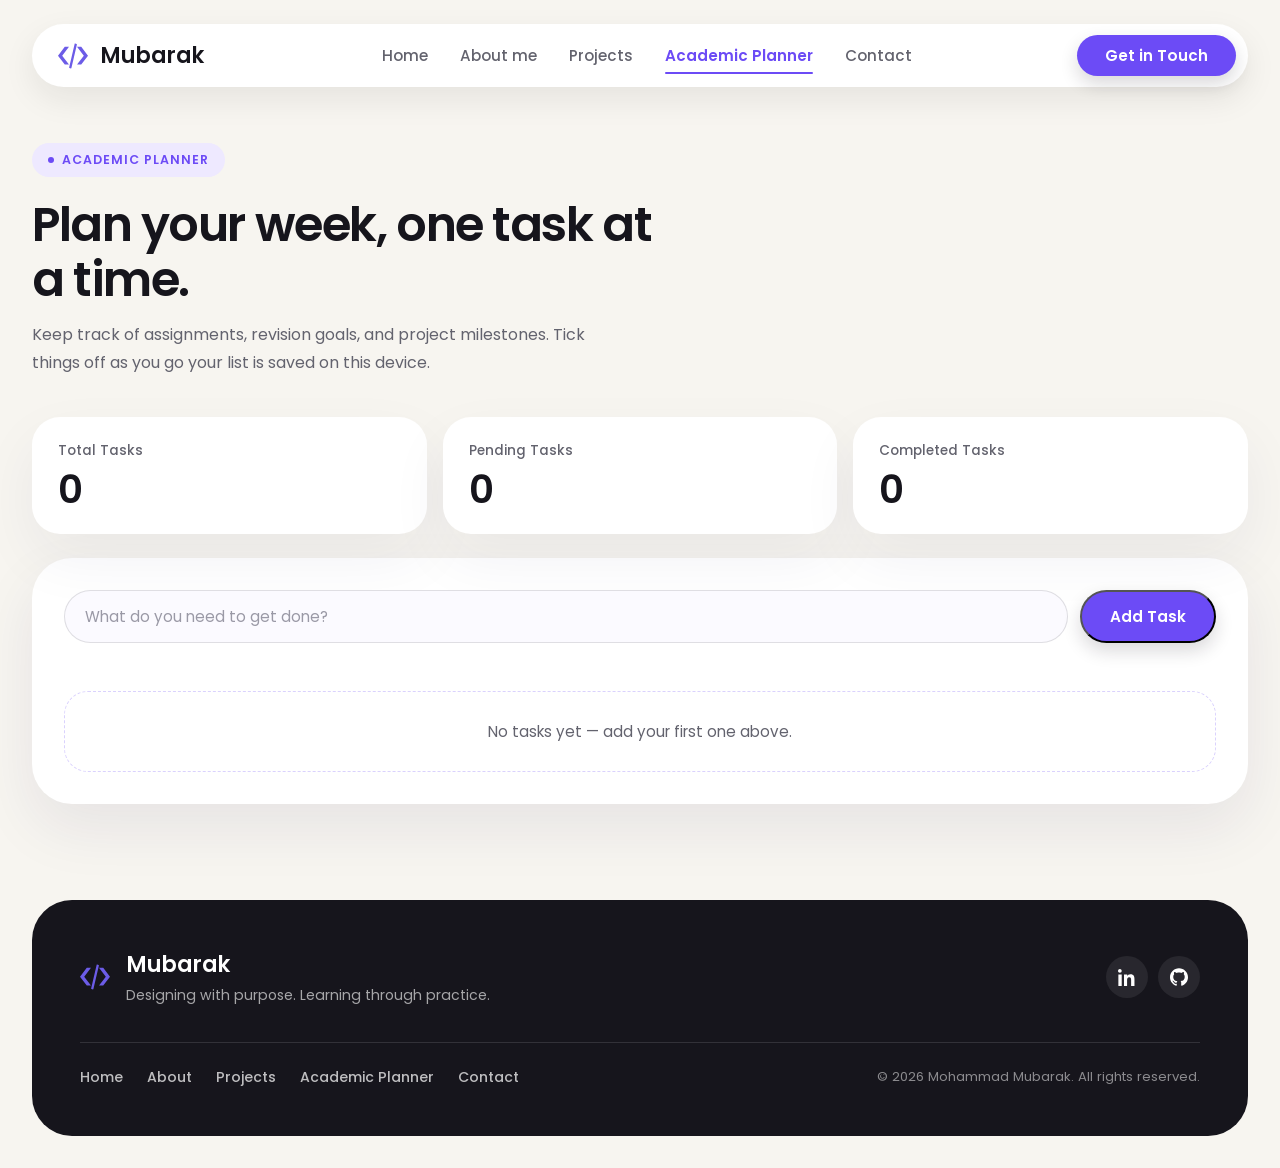
<file: academic-planner.html>
<!doctype html>
<html lang="en">
  <head>
    <meta charset="UTF-8" />
    <meta name="viewport" content="width=device-width, initial-scale=1.0" />
    <title>Academic Planner </title>

    <!-- Fonts -->
    <link rel="preconnect" href="https://fonts.googleapis.com" />
    <link rel="preconnect" href="https://fonts.gstatic.com" crossorigin />
    <link
      href="https://fonts.googleapis.com/css2?family=Poppins:wght@400;500;600;700&display=swap"
      rel="stylesheet"
    />

    <!-- Styles -->
    <link rel="stylesheet" href="css/style.css" />
  </head>
  <body>
    <!-- ============================================================
         HEADER / NAVIGATION
         ============================================================ -->
    <header class="site-header">
      <nav class="navbar" aria-label="Main navigation">
        <a class="brand" href="index.html">
        <img class="brand__logo" src="icons/code-icon.svg" alt="" />
        <span class="brand__name">Mubarak</span>
      </a>

        <!-- Page links. The current page is marked with .is-active. -->
        <ul class="menu" id="main-menu">
          <li>
            <a class="menu__link" href="index.html">Home</a>
          </li>
          <li>
            <a class="menu__link" href="about.html">About me</a>
          </li>
          <li>
            <a class="menu__link" href="projects.html">Projects</a>
          </li>
          <li>
            <a
              class="menu__link is-active"
              href="academic-planner.html"
              aria-current="page"
              >Academic Planner</a
            >
          </li>
          <li>
            <a class="menu__link" href="contact.html">Contact</a>
          </li>

          <li class="menu__cta">
            <a class="btn btn--primary" href="contact.html">Get in Touch</a>
          </li>
        </ul>

        <a class="btn btn--primary" href="contact.html">Get in Touch</a>

        <button
          class="hamburger"
          type="button"
          aria-label="Open menu"
          aria-controls="main-menu"
          aria-expanded="false"
        >
          <span class="hamburger__line"></span>
          <span class="hamburger__line"></span>
          <span class="hamburger__line"></span>
        </button>
      </nav>
    </header>

    <!-- ============================================================
         ACADEMIC PLANNER
         Summary cards, a task form and a saved task list.
         ============================================================ -->
    <main>
      <section class="planner">
        <header class="planner__header">
          <p class="planner__eyebrow">Academic Planner</p>
          <h1 class="planner__title">Plan your week, one task at a time.</h1>
          <p class="planner__intro">
            Keep track of assignments, revision goals, and project milestones.
            Tick things off as you go your list is saved on this device.
          </p>
        </header>

        <div class="planner__stats">
          <div class="stat">
            <p class="stat__label">Total Tasks</p>
            <p class="stat__value" id="count-total">0</p>
          </div>
          <div class="stat">
            <p class="stat__label">Pending Tasks</p>
            <p class="stat__value" id="count-pending">0</p>
          </div>
          <div class="stat">
            <p class="stat__label">Completed Tasks</p>
            <p class="stat__value" id="count-completed">0</p>
          </div>
        </div>

        <div class="planner__board">
          <form class="task-form" id="task-form" novalidate>
            <label class="sr-only" for="task-input">New task</label>
            <input
              class="task-form__input"
              id="task-input"
              type="text"
              name="task"
              placeholder="What do you need to get done?"
              maxlength="120"
              autocomplete="off"
            />
            <button class="btn btn--primary" type="submit">Add Task</button>
          </form>

          <p class="task-form__error" id="task-error" role="alert" hidden>
            Please write a task before adding it.
          </p>

          <ul class="task-list" id="task-list"></ul>

          <p class="task-empty" id="task-empty">
            No tasks yet — add your first one above.
          </p>
        </div>
      </section>
    </main>

    <!-- Delete confirmation -->
    <dialog
      class="modal"
      id="delete-modal"
      aria-labelledby="delete-modal-title"
      aria-describedby="delete-modal-text"
    >
      <span class="modal__icon" aria-hidden="true">
        <img
          src="icons/recycle-bin-line-icon.svg"
          alt=""
          width="19"
          height="22"
        />
      </span>

      <h2 class="modal__title" id="delete-modal-title">Delete this task?</h2>
      <p class="modal__text" id="delete-modal-text">
        “<strong id="delete-modal-task"></strong>” will be removed from your
        planner. This can't be undone.
      </p>

      <div class="modal__actions">
        <button class="btn btn--ghost" type="button" data-modal-close>
          Keep task
        </button>
        <button class="btn btn--danger" type="button" id="confirm-delete">
          Delete task
        </button>
      </div>
    </dialog>

    <!-- ============================================================
         FOOTER
         ============================================================ -->
<footer class="site-footer">
    <div class="footer__inner">
      <div class="footer__top">
        <a class="footer__brand" href="index.html">
          <img class="footer__logo" src="icons/code-icon.svg" alt="" />
          <span class="footer__brand-text">
            <span class="footer__name">Mubarak</span>
            <span class="footer__tagline">Designing with purpose. Learning through practice.</span>
          </span>
        </a>

       <div class="footer__socials">
          <a class="footer__social" href="https://www.linkedin.com/in/alfa-mubarak-mohammad-b6069a252" target="_blank"
            rel="noopener noreferrer" aria-label="LinkedIn (opens in a new tab)">
            <svg width="18" height="18" viewBox="0 0 24 24" fill="currentColor" aria-hidden="true">
              <path
                d="M4.98 3.5A2.5 2.5 0 1 1 0 3.5a2.5 2.5 0 0 1 4.98 0ZM.5 8.5h4.46V24H.5V8.5Zm7.5 0h4.27v2.11h.06c.6-1.13 2.06-2.32 4.24-2.32 4.54 0 5.38 2.99 5.38 6.88V24h-4.46v-7.5c0-1.79-.03-4.1-2.5-4.1-2.5 0-2.88 1.95-2.88 3.97V24H8V8.5Z">
              </path>
            </svg>
          </a>

          <a class="footer__social" href="https://github.com/alfamubarak/" target="_blank" rel="noopener noreferrer"
            aria-label="GitHub (opens in a new tab)">
            <svg width="18" height="18" viewBox="0 0 24 24" fill="currentColor" aria-hidden="true">
              <path d="M12 .297c-6.63 0-12 5.373-12 12 0 5.303 3.438 9.8 8.205 11.385.6.113.82-.258.82-.577 0-.285-.01-1.04-.015-2.04-3.338.724-4.042-1.61-4.042-1.61C4.422 18.07 3.633 17.7 3.633 17.7c-1.087-.744.084-.729.084-.729 1.205.084 1.838 1.236 1.838 1.236 1.07 1.835 2.809 1.305 3.495.998.108-.776.417-1.305.76-1.605-2.665-.3-5.466-1.332-5.466-5.93 0-1.31.465-2.38 1.235-3.22-.135-.303-.54-1.523.105-3.176 0 0 1.005-.322 3.3 1.23.96-.267 1.98-.399 3-.405 1.02.006 2.04.138 3 .405 2.28-1.552 3.285-1.23 3.285-1.23.645 1.653.24 2.873.12 3.176.765.84 1.23 1.91 1.23 3.22 0 4.61-2.805 5.625-5.475 5.92.42.36.81 1.096.81 2.22 0 1.606-.015 2.896-.015 3.286 0 .315.21.69.825.57C20.565 22.092 24 17.592 24 12.297c0-6.627-5.373-12-12-12"></path>
            </svg>
          </a>
        </div>
      </div>

      <div class="footer__bottom">
        <nav class="footer__nav" aria-label="Footer navigation">
          <a href="index.html">Home</a>
          <a href="about.html">About</a>
          <a href="projects.html">Projects</a>
          <a href="academic-planner.html">Academic Planner</a>
          <a href="contact.html">Contact</a>
        </nav>
        <p class="footer__copy">
          © 2026 Mohammad Mubarak. All rights reserved.
        </p>
      </div>
    </div>
  </footer>

    

    <script src="js/main.js"></script>
    <script src="js/planner.js"></script>
  </body>
</html>
</file>
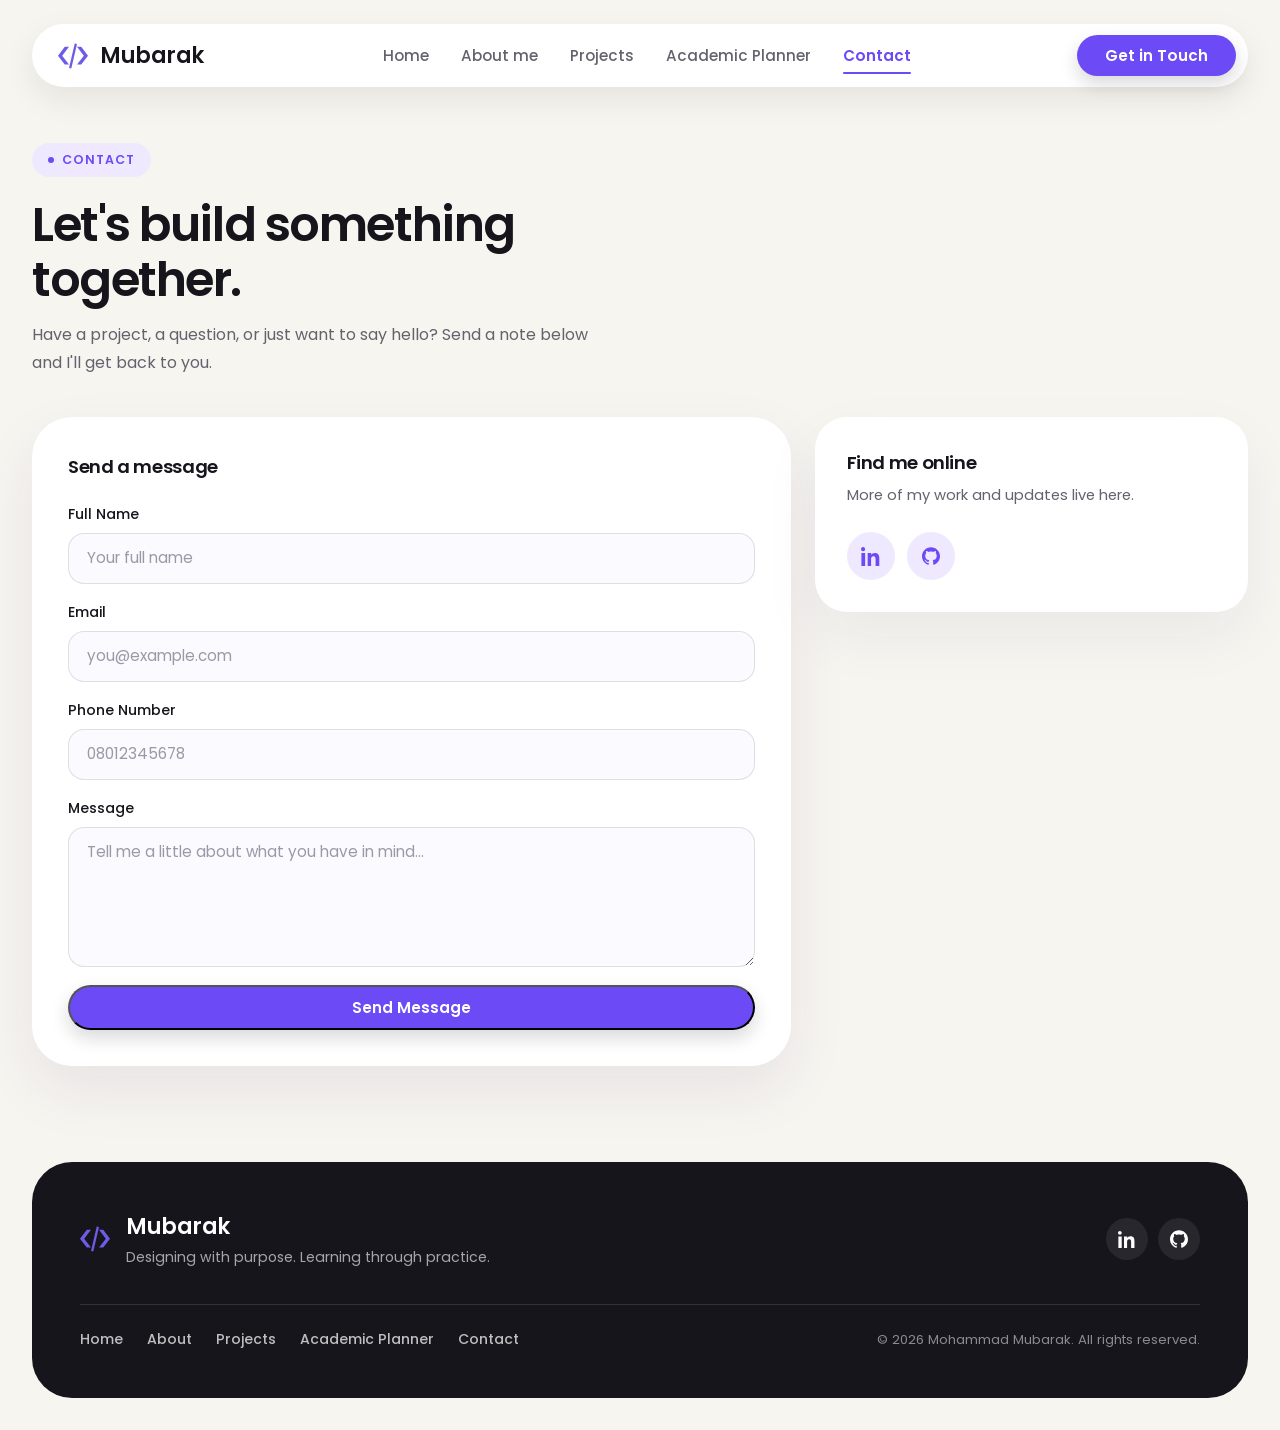
<file: contact.html>
<!doctype html>
<html lang="en">
  <head>
    <meta charset="UTF-8" />
    <meta name="viewport" content="width=device-width, initial-scale=1.0" />
    <title>Contact </title>

    <!-- Fonts -->
    <link rel="preconnect" href="https://fonts.googleapis.com" />
    <link rel="preconnect" href="https://fonts.gstatic.com" crossorigin />
    <link
      href="https://fonts.googleapis.com/css2?family=Poppins:wght@400;500;600;700&display=swap"
      rel="stylesheet"
    />

    <!-- Styles -->
    <link rel="stylesheet" href="css/style.css" />
  </head>
  <body>
    <!-- ============================================================
         HEADER / NAVIGATION
         ============================================================ -->
    <header class="site-header">
      <nav class="navbar" aria-label="Main navigation">
       <a class="brand" href="index.html">
        <img class="brand__logo" src="icons/code-icon.svg" alt="" />
        <span class="brand__name">Mubarak</span>
      </a>

        <!-- Page links. The current page is marked with .is-active. -->
        <ul class="menu" id="main-menu">
          <li>
            <a class="menu__link" href="index.html">Home</a>
          </li>
          <li>
            <a class="menu__link" href="about.html">About me</a>
          </li>
          <li>
            <a class="menu__link" href="projects.html">Projects</a>
          </li>
          <li>
            <a class="menu__link" href="academic-planner.html"
              >Academic Planner</a
            >
          </li>
          <li>
            <a
              class="menu__link is-active"
              href="contact.html"
              aria-current="page"
              >Contact</a
            >
          </li>

          <li class="menu__cta">
            <a class="btn btn--primary" href="contact.html">Get in Touch</a>
          </li>
        </ul>

        <a class="btn btn--primary" href="contact.html">Get in Touch</a>

        <button
          class="hamburger"
          type="button"
          aria-label="Open menu"
          aria-controls="main-menu"
          aria-expanded="false"
        >
          <span class="hamburger__line"></span>
          <span class="hamburger__line"></span>
          <span class="hamburger__line"></span>
        </button>
      </nav>
    </header>

    <!-- ============================================================
         CONTACT
         Validated contact form and social links.
         ============================================================ -->
    <main>
      <section class="contact">
        <header class="contact__header">
          <p class="contact__eyebrow">Contact</p>
          <h1 class="contact__title">Let's build something together.</h1>
          <p class="contact__intro">
            Have a project, a question, or just want to say hello? Send a note
            below and I'll get back to you.
          </p>
        </header>

        <div class="contact__layout">
          <form class="contact-form" id="contact-form" novalidate>
            <h2 class="contact-form__title">Send a message</h2>

            <div class="field">
              <label class="field__label" for="full-name">Full Name</label>
              <input
                class="field__input"
                id="full-name"
                name="fullName"
                type="text"
                placeholder="Your full name"
                autocomplete="name"
                required
                aria-describedby="full-name-error"
              />
              <p class="field__error" id="full-name-error" role="alert"></p>
            </div>

            <div class="field">
              <label class="field__label" for="email">Email</label>
              <input
                class="field__input"
                id="email"
                name="email"
                type="email"
                placeholder="you@example.com"
                autocomplete="email"
                required
                aria-describedby="email-error"
              />
              <p class="field__error" id="email-error" role="alert"></p>
            </div>

            <div class="field">
              <label class="field__label" for="phone">Phone Number</label>
              <input
                class="field__input"
                id="phone"
                name="phone"
                type="tel"
                inputmode="numeric"
                placeholder="08012345678"
                autocomplete="tel"
                required
                aria-describedby="phone-error"
              />
              <p class="field__error" id="phone-error" role="alert"></p>
            </div>

            <div class="field">
              <label class="field__label" for="message">Message</label>
              <textarea
                class="field__input"
                id="message"
                name="message"
                placeholder="Tell me a little about what you have in mind…"
                required
                aria-describedby="message-error"
              ></textarea>
              <p class="field__error" id="message-error" role="alert"></p>
            </div>

            <button class="btn btn--primary" type="submit">Send Message</button>

            <p class="form-success" id="form-success" role="status" hidden>
              Thanks your details look good. This form is a front-end demo,
              so nothing has been sent yet. Connect a form service or backend
              to receive messages.
            </p>
          </form>

          <aside class="contact__aside" aria-labelledby="socials-title">
            <h2 class="contact__aside-title" id="socials-title">
              Find me online
            </h2>
            <p class="contact__aside-text">
              More of my work and updates live here.
            </p>

            <ul class="socials">
              <li>
                <a
                  class="social"
                  href="https://www.linkedin.com/in/alfa-mubarak-mohammad-b6069a252"
                  target="_blank"
                  rel="noopener noreferrer"
                  aria-label="LinkedIn (opens in a new tab)"
                >
                  <svg width="20" height="20" viewBox="0 0 24 24" fill="currentColor" aria-hidden="true">
                    <path
                      d="M4.98 3.5A2.5 2.5 0 1 1 0 3.5a2.5 2.5 0 0 1 4.98 0ZM.5 8.5h4.46V24H.5V8.5Zm7.5 0h4.27v2.11h.06c.6-1.13 2.06-2.32 4.24-2.32 4.54 0 5.38 2.99 5.38 6.88V24h-4.46v-7.5c0-1.79-.03-4.1-2.5-4.1-2.5 0-2.88 1.95-2.88 3.97V24H8V8.5Z"
                    ></path>
                  </svg>
                </a>
              </li>

              <li>
                <a
                  class="social"
                  href="https://github.com/alfamubarak/"
                  target="_blank"
                  rel="noopener noreferrer"
                  aria-label="GitHub (opens in a new tab)"
                >
                  <svg width="18" height="18" viewBox="0 0 24 24" fill="currentColor" aria-hidden="true">
              <path d="M12 .297c-6.63 0-12 5.373-12 12 0 5.303 3.438 9.8 8.205 11.385.6.113.82-.258.82-.577 0-.285-.01-1.04-.015-2.04-3.338.724-4.042-1.61-4.042-1.61C4.422 18.07 3.633 17.7 3.633 17.7c-1.087-.744.084-.729.084-.729 1.205.084 1.838 1.236 1.838 1.236 1.07 1.835 2.809 1.305 3.495.998.108-.776.417-1.305.76-1.605-2.665-.3-5.466-1.332-5.466-5.93 0-1.31.465-2.38 1.235-3.22-.135-.303-.54-1.523.105-3.176 0 0 1.005-.322 3.3 1.23.96-.267 1.98-.399 3-.405 1.02.006 2.04.138 3 .405 2.28-1.552 3.285-1.23 3.285-1.23.645 1.653.24 2.873.12 3.176.765.84 1.23 1.91 1.23 3.22 0 4.61-2.805 5.625-5.475 5.92.42.36.81 1.096.81 2.22 0 1.606-.015 2.896-.015 3.286 0 .315.21.69.825.57C20.565 22.092 24 17.592 24 12.297c0-6.627-5.373-12-12-12"></path>
            </svg>
                </a>
              </li>
            </ul>
          </aside>
        </div>
      </section>
    </main>

    <!-- ============================================================
         FOOTER
         ============================================================ -->
    <footer class="site-footer">
    <div class="footer__inner">
      <div class="footer__top">
        <a class="footer__brand" href="index.html">
          <img class="footer__logo" src="icons/code-icon.svg" alt="" />
          <span class="footer__brand-text">
            <span class="footer__name">Mubarak</span>
            <span class="footer__tagline">Designing with purpose. Learning through practice.</span>
          </span>
        </a>

       <div class="footer__socials">
          <a class="footer__social" href="https://www.linkedin.com/in/alfa-mubarak-mohammad-b6069a252" target="_blank"
            rel="noopener noreferrer" aria-label="LinkedIn (opens in a new tab)">
            <svg width="18" height="18" viewBox="0 0 24 24" fill="currentColor" aria-hidden="true">
              <path
                d="M4.98 3.5A2.5 2.5 0 1 1 0 3.5a2.5 2.5 0 0 1 4.98 0ZM.5 8.5h4.46V24H.5V8.5Zm7.5 0h4.27v2.11h.06c.6-1.13 2.06-2.32 4.24-2.32 4.54 0 5.38 2.99 5.38 6.88V24h-4.46v-7.5c0-1.79-.03-4.1-2.5-4.1-2.5 0-2.88 1.95-2.88 3.97V24H8V8.5Z">
              </path>
            </svg>
          </a>

          <a class="footer__social" href="https://github.com/alfamubarak/" target="_blank" rel="noopener noreferrer"
            aria-label="GitHub (opens in a new tab)">
            <svg width="18" height="18" viewBox="0 0 24 24" fill="currentColor" aria-hidden="true">
              <path d="M12 .297c-6.63 0-12 5.373-12 12 0 5.303 3.438 9.8 8.205 11.385.6.113.82-.258.82-.577 0-.285-.01-1.04-.015-2.04-3.338.724-4.042-1.61-4.042-1.61C4.422 18.07 3.633 17.7 3.633 17.7c-1.087-.744.084-.729.084-.729 1.205.084 1.838 1.236 1.838 1.236 1.07 1.835 2.809 1.305 3.495.998.108-.776.417-1.305.76-1.605-2.665-.3-5.466-1.332-5.466-5.93 0-1.31.465-2.38 1.235-3.22-.135-.303-.54-1.523.105-3.176 0 0 1.005-.322 3.3 1.23.96-.267 1.98-.399 3-.405 1.02.006 2.04.138 3 .405 2.28-1.552 3.285-1.23 3.285-1.23.645 1.653.24 2.873.12 3.176.765.84 1.23 1.91 1.23 3.22 0 4.61-2.805 5.625-5.475 5.92.42.36.81 1.096.81 2.22 0 1.606-.015 2.896-.015 3.286 0 .315.21.69.825.57C20.565 22.092 24 17.592 24 12.297c0-6.627-5.373-12-12-12"></path>
            </svg>
          </a>
        </div>
      </div>

      <div class="footer__bottom">
        <nav class="footer__nav" aria-label="Footer navigation">
          <a href="index.html">Home</a>
          <a href="about.html">About</a>
          <a href="projects.html">Projects</a>
          <a href="academic-planner.html">Academic Planner</a>
          <a href="contact.html">Contact</a>
        </nav>
        <p class="footer__copy">
          © 2026 Mohammad Mubarak. All rights reserved.
        </p>
      </div>
    </div>
  </footer>


    <script src="js/main.js"></script>
    <script src="js/contact.js"></script>
  </body>
</html>
</file>
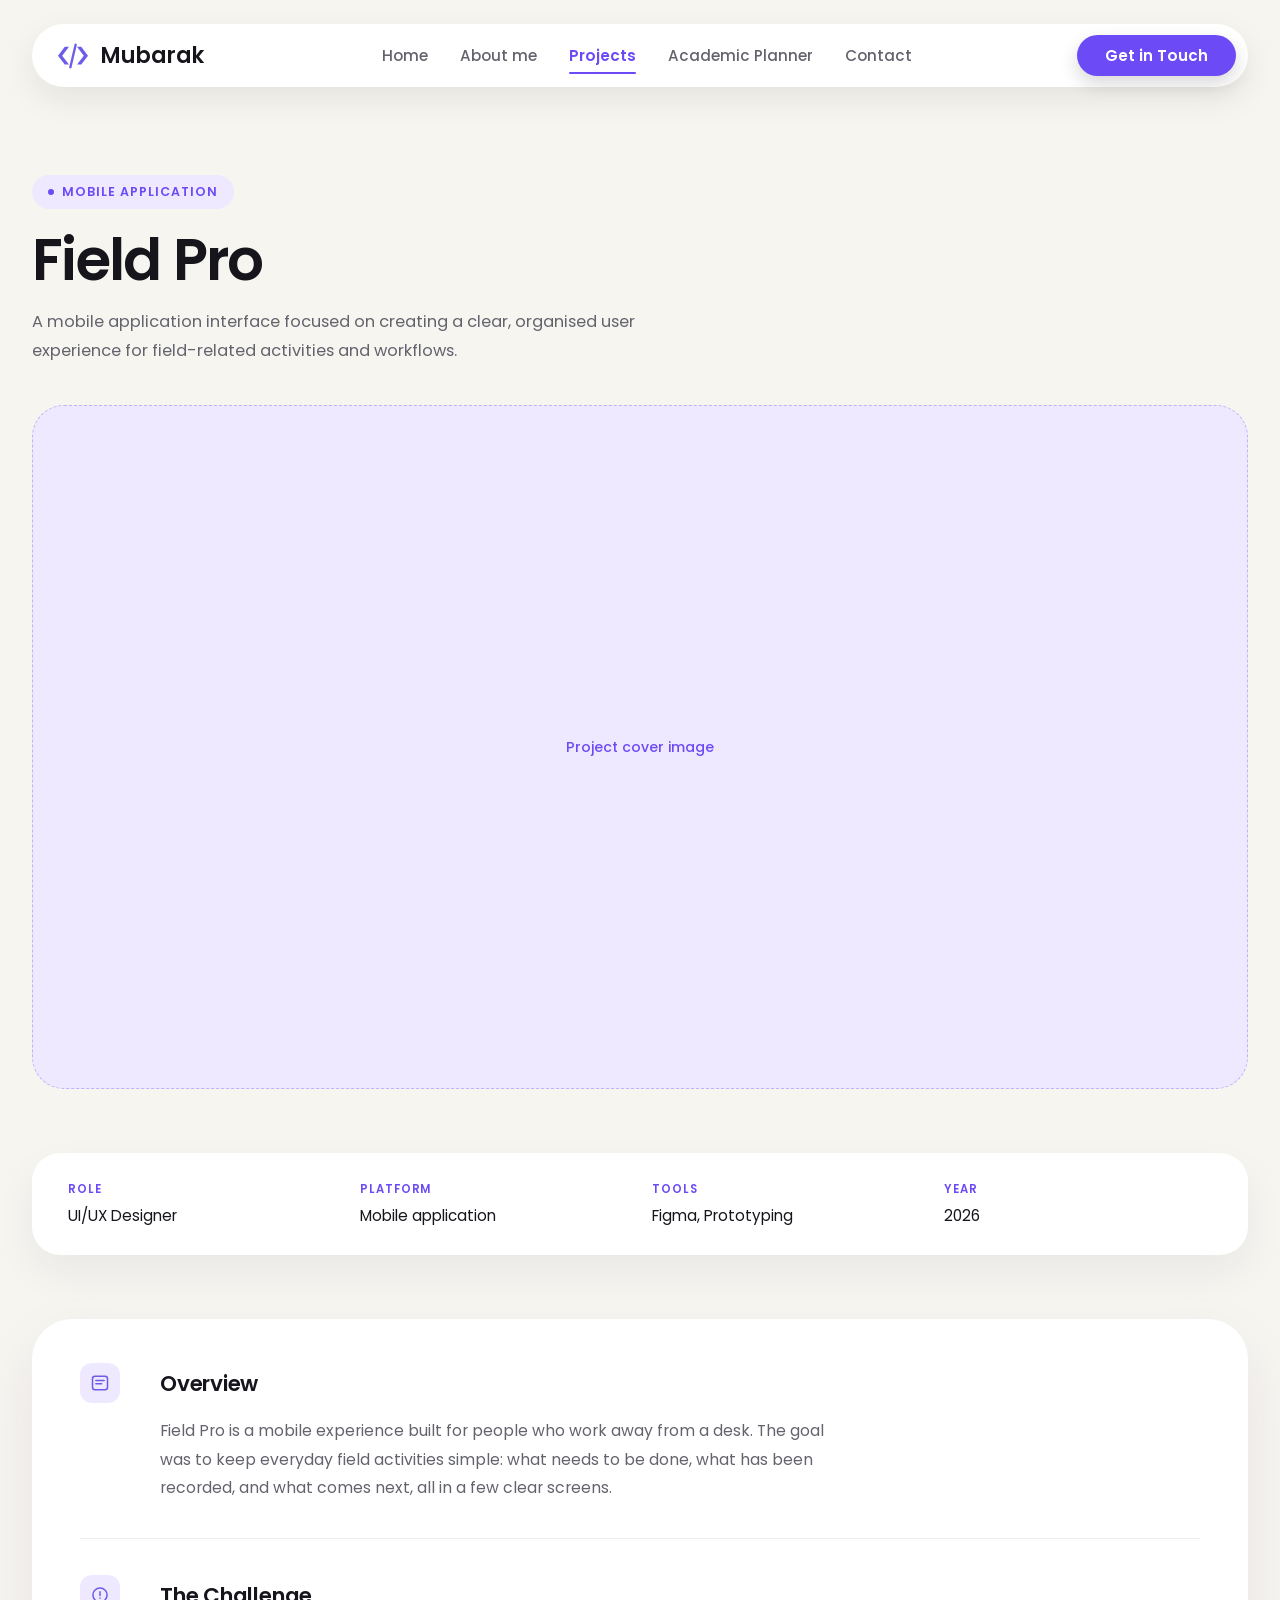
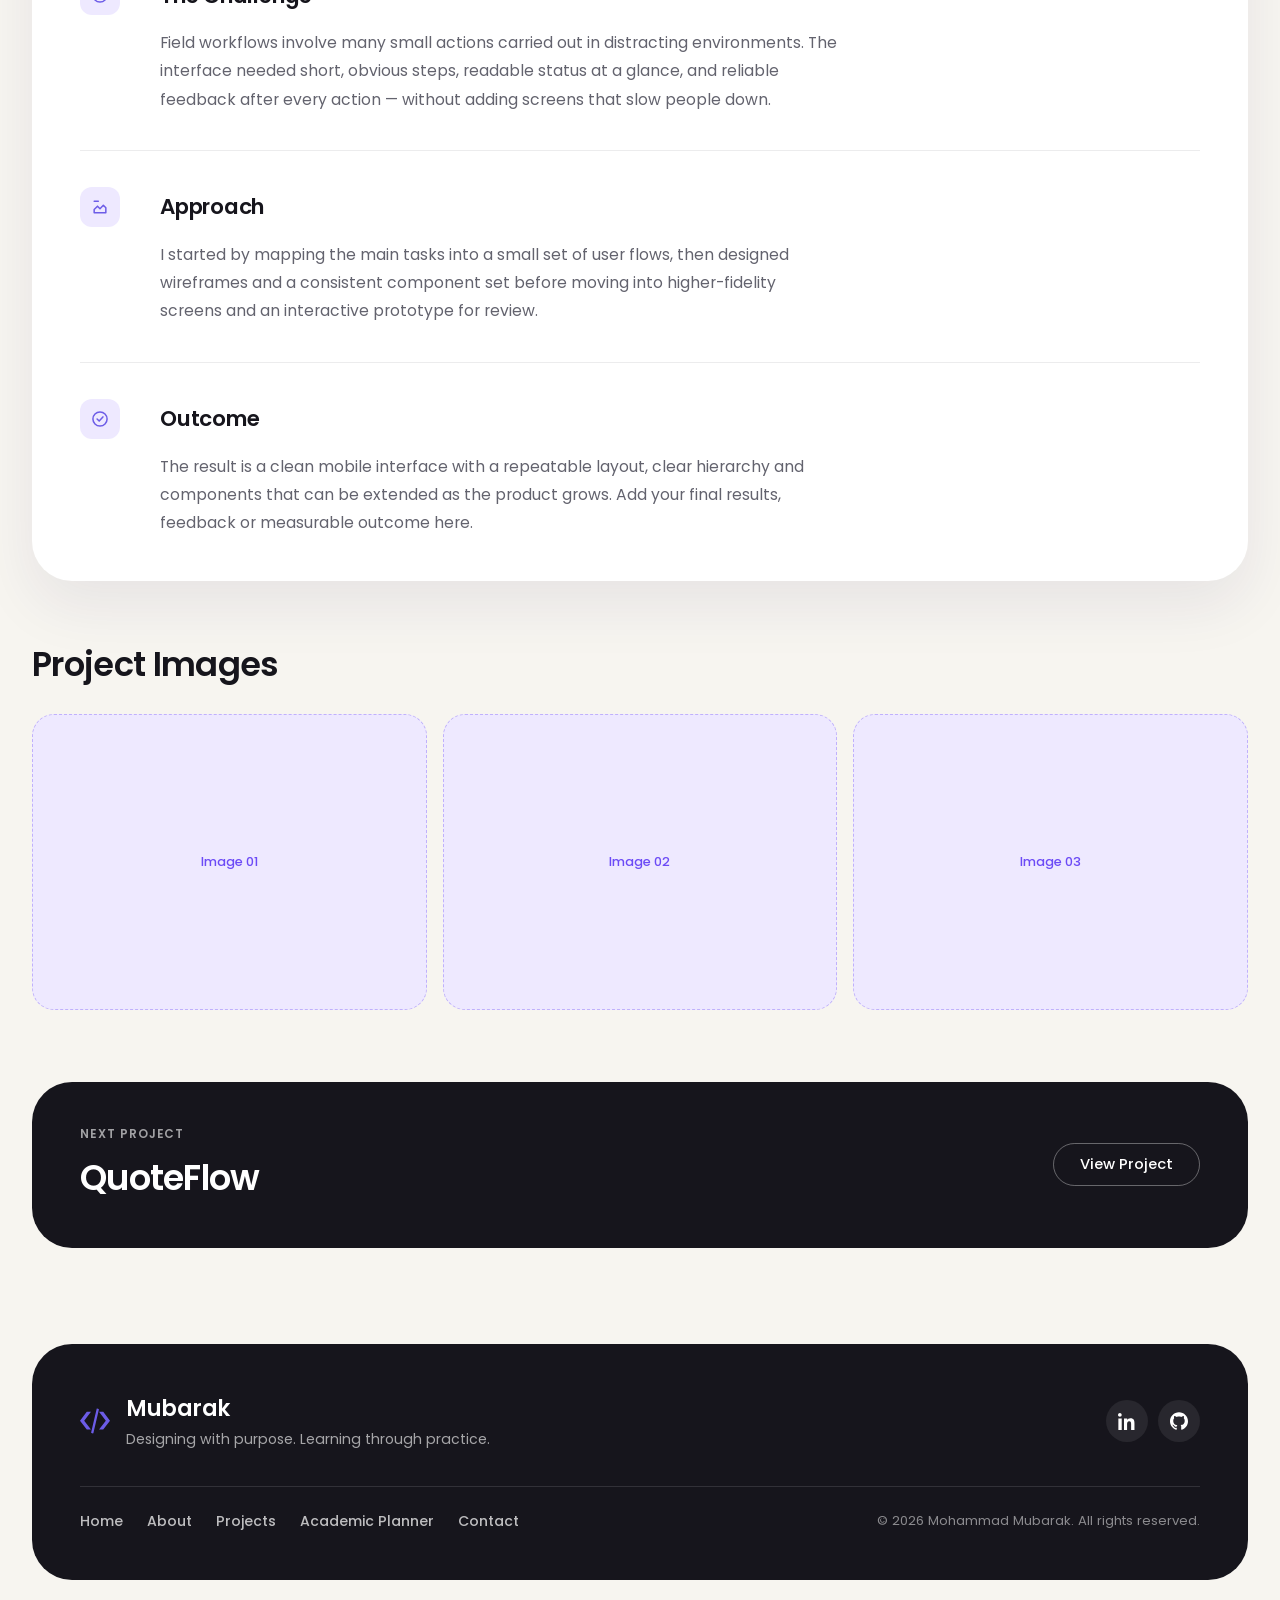
<file: project-field-pro.html>
<!doctype html>
<html lang="en">

<head>
  <meta charset="UTF-8" />
  <meta name="viewport" content="width=device-width, initial-scale=1.0" />
  <title>Field Pro | Projects</title>

  <!-- Fonts -->
  <link rel="preconnect" href="https://fonts.googleapis.com" />
  <link rel="preconnect" href="https://fonts.gstatic.com" crossorigin />
  <link href="https://fonts.googleapis.com/css2?family=Poppins:wght@400;500;600;700&display=swap" rel="stylesheet" />

  <!-- Styles -->
  <link rel="stylesheet" href="css/style.css" />
</head>

<body>
  <!-- ============================================================
         HEADER / NAVIGATION
         ============================================================ -->
  <header class="site-header">
    <nav class="navbar" aria-label="Main navigation">
      <a class="brand" href="index.html">
        <img class="brand__logo" src="icons/code-icon.svg" alt="" />
        <span class="brand__name">Mubarak</span>
      </a>

      <ul class="menu" id="main-menu">
        <li>
          <a class="menu__link" href="index.html">Home</a>
        </li>
        <li>
          <a class="menu__link" href="about.html">About me</a>
        </li>
        <li>
          <a class="menu__link is-active" href="projects.html" aria-current="true">Projects</a>
        </li>
        <li>
          <a class="menu__link" href="academic-planner.html">Academic Planner</a>
        </li>
        <li>
          <a class="menu__link" href="contact.html">Contact</a>
        </li>

        <li class="menu__cta">
          <a class="btn btn--primary" href="contact.html">Get in Touch</a>
        </li>
      </ul>

      <a class="btn btn--primary" href="contact.html">Get in Touch</a>

      <button class="hamburger" type="button" aria-label="Open menu" aria-controls="main-menu" aria-expanded="false">
        <span class="hamburger__line"></span>
        <span class="hamburger__line"></span>
        <span class="hamburger__line"></span>
      </button>
    </nav>
  </header>

  <!-- ============================================================
         PROJECT DETAIL
         ============================================================ -->
  <main>
    <div class="about-page project-page">
      <!-- ---------- HERO ---------- -->
      <section class="about-hero">
        <p class="about-hero__eyebrow">Mobile Application</p>
        <h1 class="about-hero__title">Field Pro</h1>
        <p class="about-hero__text">
          A mobile application interface focused on creating a clear, organised
          user experience for field-related activities and workflows.
        </p>
      </section>

      <!-- ---------- COVER ---------- -->
      <section class="project-cover">
        <!-- Replace this span with your cover image:
             <img src="images/field-pro-cover.png" alt="Field Pro cover" /> -->
        <span>Project cover image</span>
      </section>

      <!-- ---------- META ---------- -->
      <section class="about-section">
        <div class="project-meta">
          <div>
            <span class="project-meta__label">Role</span>
            <p class="project-meta__value">UI/UX Designer</p>
          </div>
          <div>
            <span class="project-meta__label">Platform</span>
            <p class="project-meta__value">Mobile application</p>
          </div>
          <div>
            <span class="project-meta__label">Tools</span>
            <p class="project-meta__value">Figma, Prototyping</p>
          </div>
          <div>
            <span class="project-meta__label">Year</span>
            <p class="project-meta__value">2026</p>
          </div>
        </div>
      </section>

      <!-- ---------- WRITE-UP ---------- -->
      <section class="about-section">
        <div class="project-detail">
          <article class="project-block">
            <div class="project-block__head">
              <span class="project-block__icon"><img src="icons/project-overview-icon.svg" alt="" /></span>
              <h2>Overview</h2>
            </div>
            <p>
              Field Pro is a mobile experience built for people who work away
              from a desk. The goal was to keep everyday field activities simple:
              what needs to be done, what has been recorded, and what comes next,
              all in a few clear screens.
            </p>
          </article>

          <article class="project-block">
            <div class="project-block__head">
              <span class="project-block__icon"><img src="icons/project-challenge-icon.svg" alt="" /></span>
              <h2>The Challenge</h2>
            </div>
            <p>
              Field workflows involve many small actions carried out in
              distracting environments. The interface needed short, obvious
              steps, readable status at a glance, and reliable feedback after
              every action — without adding screens that slow people down.
            </p>
          </article>

          <article class="project-block">
            <div class="project-block__head">
              <span class="project-block__icon"><img src="icons/project-approach-icon.svg" alt="" /></span>
              <h2>Approach</h2>
            </div>
            <p>
              I started by mapping the main tasks into a small set of user flows,
              then designed wireframes and a consistent component set before
              moving into higher-fidelity screens and an interactive prototype
              for review.
            </p>
          </article>

          <article class="project-block">
            <div class="project-block__head">
              <span class="project-block__icon"><img src="icons/project-outcome-icon.svg" alt="" /></span>
              <h2>Outcome</h2>
            </div>
            <p>
              The result is a clean mobile interface with a repeatable layout,
              clear hierarchy and components that can be extended as the product
              grows. Add your final results, feedback or measurable outcome here.
            </p>
          </article>
        </div>
      </section>

      <!-- ---------- GALLERY ---------- -->
      <section class="about-section">
        <div class="about-section__head">
          <h2 class="about-section__title">Project Images</h2>
        </div>

        <div class="project-gallery">
          <div class="project-gallery__item">
            <span>Image 01</span>
          </div>
          <div class="project-gallery__item">
            <span>Image 02</span>
          </div>
          <div class="project-gallery__item">
            <span>Image 03</span>
          </div>
        </div>
      </section>

      <!-- ---------- NEXT PROJECT ---------- -->
      <section class="project-next">
        <div>
          <span class="project-next__label">Next project</span>
          <h2 class="project-next__title">QuoteFlow</h2>
        </div>
        <a class="btn btn--outline" href="project-quoteflow.html">View Project</a>
      </section>
    </div>
  </main>

  <!-- ============================================================
         FOOTER
         ============================================================ -->
  <footer class="site-footer">
    <div class="footer__inner">
      <div class="footer__top">
        <a class="footer__brand" href="index.html">
          <img class="footer__logo" src="icons/code-icon.svg" alt="" />
          <span class="footer__brand-text">
            <span class="footer__name">Mubarak</span>
            <span class="footer__tagline">Designing with purpose. Learning through practice.</span>
          </span>
        </a>

        <div class="footer__socials">
          <a class="footer__social" href="https://www.linkedin.com/in/your-username" target="_blank"
            rel="noopener noreferrer" aria-label="LinkedIn (opens in a new tab)">
            <svg width="18" height="18" viewBox="0 0 24 24" fill="currentColor" aria-hidden="true">
              <path
                d="M4.98 3.5A2.5 2.5 0 1 1 0 3.5a2.5 2.5 0 0 1 4.98 0ZM.5 8.5h4.46V24H.5V8.5Zm7.5 0h4.27v2.11h.06c.6-1.13 2.06-2.32 4.24-2.32 4.54 0 5.38 2.99 5.38 6.88V24h-4.46v-7.5c0-1.79-.03-4.1-2.5-4.1-2.5 0-2.88 1.95-2.88 3.97V24H8V8.5Z">
              </path>
            </svg>
          </a>

          <a class="footer__social" href="https://github.com/your-username" target="_blank" rel="noopener noreferrer"
            aria-label="GitHub (opens in a new tab)">
            <svg width="18" height="18" viewBox="0 0 24 24" fill="currentColor" aria-hidden="true">
              <path
                d="M12 .297c-6.63 0-12 5.373-12 12 0 5.303 3.438 9.8 8.205 11.385.6.113.82-.258.82-.577 0-.285-.01-1.04-.015-2.04-3.338.724-4.042-1.61-4.042-1.61C4.422 18.07 3.633 17.7 3.633 17.7c-1.087-.744.084-.729.084-.729 1.205.084 1.838 1.236 1.838 1.236 1.07 1.835 2.809 1.305 3.495.998.108-.776.417-1.305.76-1.605-2.665-.3-5.466-1.332-5.466-5.93 0-1.31.465-2.38 1.235-3.22-.135-.303-.54-1.523.105-3.176 0 0 1.005-.322 3.3 1.23.96-.267 1.98-.399 3-.405 1.02.006 2.04.138 3 .405 2.28-1.552 3.285-1.23 3.285-1.23.645 1.653.24 2.873.12 3.176.765.84 1.23 1.91 1.23 3.22 0 4.61-2.805 5.625-5.475 5.92.42.36.81 1.096.81 2.22 0 1.606-.015 2.896-.015 3.286 0 .315.21.69.825.57C20.565 22.092 24 17.592 24 12.297c0-6.627-5.373-12-12-12">
              </path>
            </svg>
          </a>
        </div>
      </div>

      <div class="footer__bottom">
        <nav class="footer__nav" aria-label="Footer navigation">
          <a href="index.html">Home</a>
          <a href="about.html">About</a>
          <a href="projects.html">Projects</a>
          <a href="academic-planner.html">Academic Planner</a>
          <a href="contact.html">Contact</a>
        </nav>
        <p class="footer__copy">
          © 2026 Mohammad Mubarak. All rights reserved.
        </p>
      </div>
    </div>
  </footer>

  <script src="js/main.js"></script>
</body>

</html>
</file>
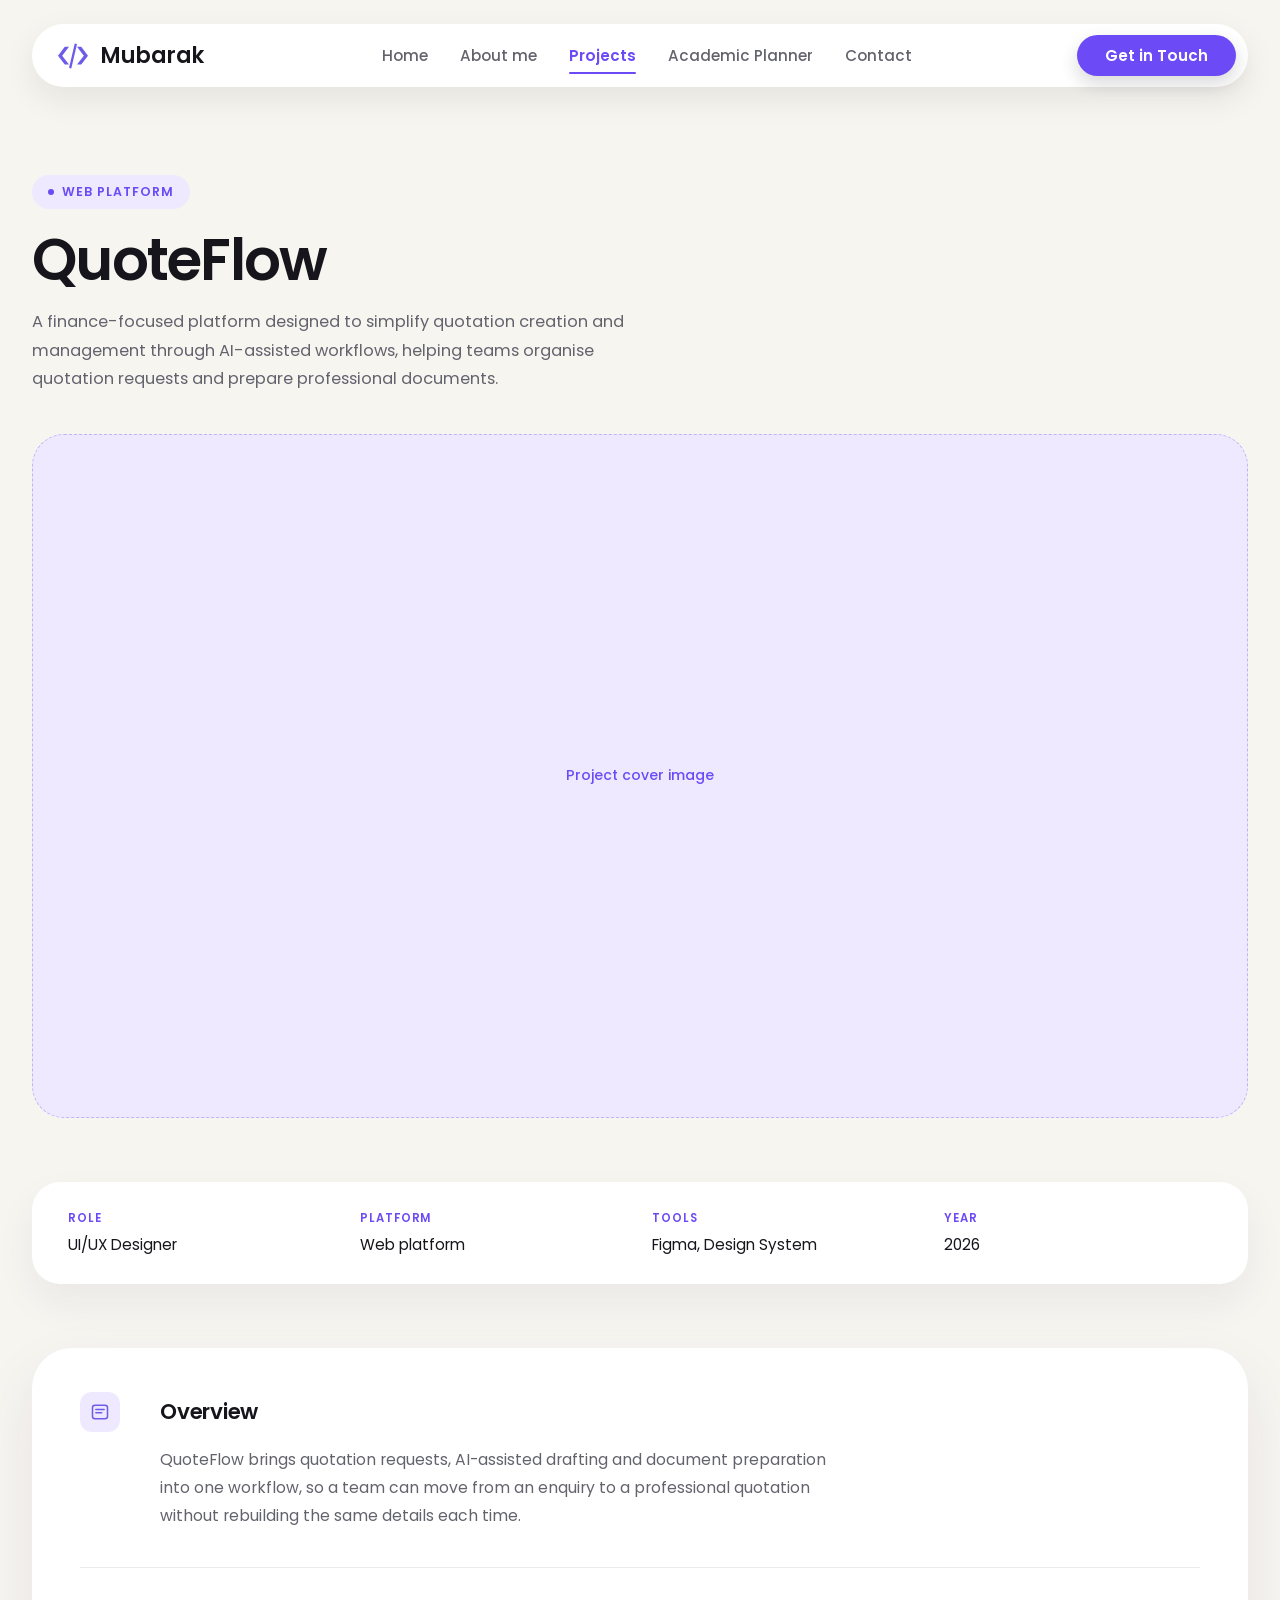
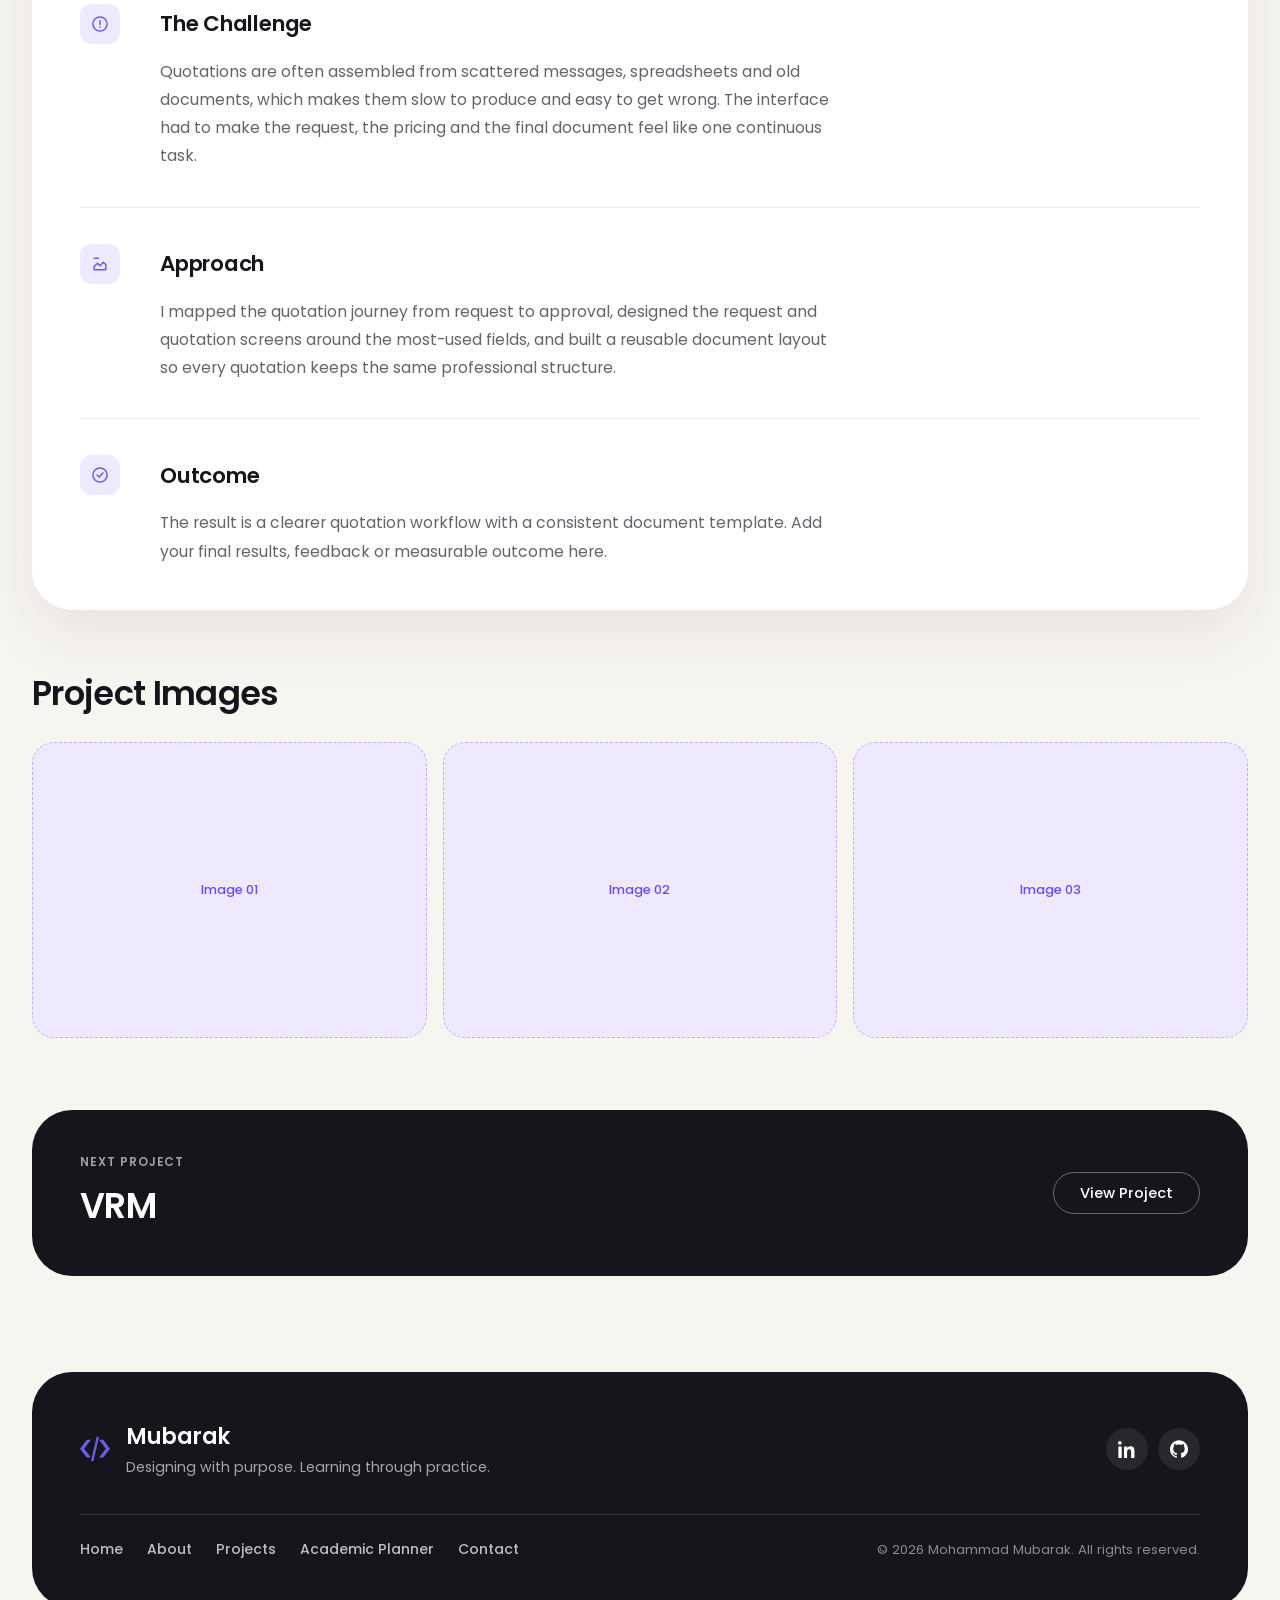
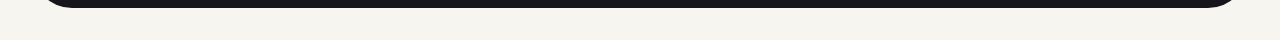
<file: project-quoteflow.html>
<!doctype html>
<html lang="en">

<head>
  <meta charset="UTF-8" />
  <meta name="viewport" content="width=device-width, initial-scale=1.0" />
  <title>QuoteFlow | Projects</title>

  <!-- Fonts -->
  <link rel="preconnect" href="https://fonts.googleapis.com" />
  <link rel="preconnect" href="https://fonts.gstatic.com" crossorigin />
  <link href="https://fonts.googleapis.com/css2?family=Poppins:wght@400;500;600;700&display=swap" rel="stylesheet" />

  <!-- Styles -->
  <link rel="stylesheet" href="css/style.css" />
</head>

<body>
  <!-- ============================================================
         HEADER / NAVIGATION
         ============================================================ -->
  <header class="site-header">
    <nav class="navbar" aria-label="Main navigation">
      <a class="brand" href="index.html">
        <img class="brand__logo" src="icons/code-icon.svg" alt="" />
        <span class="brand__name">Mubarak</span>
      </a>

      <ul class="menu" id="main-menu">
        <li>
          <a class="menu__link" href="index.html">Home</a>
        </li>
        <li>
          <a class="menu__link" href="about.html">About me</a>
        </li>
        <li>
          <a class="menu__link is-active" href="projects.html" aria-current="true">Projects</a>
        </li>
        <li>
          <a class="menu__link" href="academic-planner.html">Academic Planner</a>
        </li>
        <li>
          <a class="menu__link" href="contact.html">Contact</a>
        </li>

        <li class="menu__cta">
          <a class="btn btn--primary" href="contact.html">Get in Touch</a>
        </li>
      </ul>

      <a class="btn btn--primary" href="contact.html">Get in Touch</a>

      <button class="hamburger" type="button" aria-label="Open menu" aria-controls="main-menu" aria-expanded="false">
        <span class="hamburger__line"></span>
        <span class="hamburger__line"></span>
        <span class="hamburger__line"></span>
      </button>
    </nav>
  </header>

  <!-- ============================================================
         PROJECT DETAIL
         ============================================================ -->
  <main>
    <div class="about-page project-page">
      <!-- ---------- HERO ---------- -->
      <section class="about-hero">
        <p class="about-hero__eyebrow">Web Platform</p>
        <h1 class="about-hero__title">QuoteFlow</h1>
        <p class="about-hero__text">
          A finance-focused platform designed to simplify quotation creation and
          management through AI-assisted workflows, helping teams organise
          quotation requests and prepare professional documents.
        </p>
      </section>

      <!-- ---------- COVER ---------- -->
      <section class="project-cover">
        <!-- Replace this span with your cover image:
             <img src="images/quoteflow-cover.png" alt="QuoteFlow cover" /> -->
        <span>Project cover image</span>
      </section>

      <!-- ---------- META ---------- -->
      <section class="about-section">
        <div class="project-meta">
          <div>
            <span class="project-meta__label">Role</span>
            <p class="project-meta__value">UI/UX Designer</p>
          </div>
          <div>
            <span class="project-meta__label">Platform</span>
            <p class="project-meta__value">Web platform</p>
          </div>
          <div>
            <span class="project-meta__label">Tools</span>
            <p class="project-meta__value">Figma, Design System</p>
          </div>
          <div>
            <span class="project-meta__label">Year</span>
            <p class="project-meta__value">2026</p>
          </div>
        </div>
      </section>

      <!-- ---------- WRITE-UP ---------- -->
      <section class="about-section">
        <div class="project-detail">
          <article class="project-block">
            <div class="project-block__head">
              <span class="project-block__icon"><img src="icons/project-overview-icon.svg" alt="" /></span>
              <h2>Overview</h2>
            </div>
            <p>
              QuoteFlow brings quotation requests, AI-assisted drafting and
              document preparation into one workflow, so a team can move from an
              enquiry to a professional quotation without rebuilding the same
              details each time.
            </p>
          </article>

          <article class="project-block">
            <div class="project-block__head">
              <span class="project-block__icon"><img src="icons/project-challenge-icon.svg" alt="" /></span>
              <h2>The Challenge</h2>
            </div>
            <p>
              Quotations are often assembled from scattered messages,
              spreadsheets and old documents, which makes them slow to produce
              and easy to get wrong. The interface had to make the request, the
              pricing and the final document feel like one continuous task.
            </p>
          </article>

          <article class="project-block">
            <div class="project-block__head">
              <span class="project-block__icon"><img src="icons/project-approach-icon.svg" alt="" /></span>
              <h2>Approach</h2>
            </div>
            <p>
              I mapped the quotation journey from request to approval, designed
              the request and quotation screens around the most-used fields, and
              built a reusable document layout so every quotation keeps the same
              professional structure.
            </p>
          </article>

          <article class="project-block">
            <div class="project-block__head">
              <span class="project-block__icon"><img src="icons/project-outcome-icon.svg" alt="" /></span>
              <h2>Outcome</h2>
            </div>
            <p>
              The result is a clearer quotation workflow with a consistent
              document template. Add your final results, feedback or measurable
              outcome here.
            </p>
          </article>
        </div>
      </section>

      <!-- ---------- GALLERY ---------- -->
      <section class="about-section">
        <div class="about-section__head">
          <h2 class="about-section__title">Project Images</h2>
        </div>

        <div class="project-gallery">
          <div class="project-gallery__item">
            <span>Image 01</span>
          </div>
          <div class="project-gallery__item">
            <span>Image 02</span>
          </div>
          <div class="project-gallery__item">
            <span>Image 03</span>
          </div>
        </div>
      </section>

      <!-- ---------- NEXT PROJECT ---------- -->
      <section class="project-next">
        <div>
          <span class="project-next__label">Next project</span>
          <h2 class="project-next__title">VRM</h2>
        </div>
        <a class="btn btn--outline" href="project-vrm.html">View Project</a>
      </section>
    </div>
  </main>

  <!-- ============================================================
         FOOTER
         ============================================================ -->
  <footer class="site-footer">
    <div class="footer__inner">
      <div class="footer__top">
        <a class="footer__brand" href="index.html">
          <img class="footer__logo" src="icons/code-icon.svg" alt="" />
          <span class="footer__brand-text">
            <span class="footer__name">Mubarak</span>
            <span class="footer__tagline">Designing with purpose. Learning through practice.</span>
          </span>
        </a>

        <div class="footer__socials">
          <a class="footer__social" href="https://www.linkedin.com/in/your-username" target="_blank"
            rel="noopener noreferrer" aria-label="LinkedIn (opens in a new tab)">
            <svg width="18" height="18" viewBox="0 0 24 24" fill="currentColor" aria-hidden="true">
              <path
                d="M4.98 3.5A2.5 2.5 0 1 1 0 3.5a2.5 2.5 0 0 1 4.98 0ZM.5 8.5h4.46V24H.5V8.5Zm7.5 0h4.27v2.11h.06c.6-1.13 2.06-2.32 4.24-2.32 4.54 0 5.38 2.99 5.38 6.88V24h-4.46v-7.5c0-1.79-.03-4.1-2.5-4.1-2.5 0-2.88 1.95-2.88 3.97V24H8V8.5Z">
              </path>
            </svg>
          </a>

          <a class="footer__social" href="https://github.com/your-username" target="_blank" rel="noopener noreferrer"
            aria-label="GitHub (opens in a new tab)">
            <svg width="18" height="18" viewBox="0 0 24 24" fill="currentColor" aria-hidden="true">
              <path
                d="M12 .297c-6.63 0-12 5.373-12 12 0 5.303 3.438 9.8 8.205 11.385.6.113.82-.258.82-.577 0-.285-.01-1.04-.015-2.04-3.338.724-4.042-1.61-4.042-1.61C4.422 18.07 3.633 17.7 3.633 17.7c-1.087-.744.084-.729.084-.729 1.205.084 1.838 1.236 1.838 1.236 1.07 1.835 2.809 1.305 3.495.998.108-.776.417-1.305.76-1.605-2.665-.3-5.466-1.332-5.466-5.93 0-1.31.465-2.38 1.235-3.22-.135-.303-.54-1.523.105-3.176 0 0 1.005-.322 3.3 1.23.96-.267 1.98-.399 3-.405 1.02.006 2.04.138 3 .405 2.28-1.552 3.285-1.23 3.285-1.23.645 1.653.24 2.873.12 3.176.765.84 1.23 1.91 1.23 3.22 0 4.61-2.805 5.625-5.475 5.92.42.36.81 1.096.81 2.22 0 1.606-.015 2.896-.015 3.286 0 .315.21.69.825.57C20.565 22.092 24 17.592 24 12.297c0-6.627-5.373-12-12-12">
              </path>
            </svg>
          </a>
        </div>
      </div>

      <div class="footer__bottom">
        <nav class="footer__nav" aria-label="Footer navigation">
          <a href="index.html">Home</a>
          <a href="about.html">About</a>
          <a href="projects.html">Projects</a>
          <a href="academic-planner.html">Academic Planner</a>
          <a href="contact.html">Contact</a>
        </nav>
        <p class="footer__copy">
          © 2026 Mohammad Mubarak. All rights reserved.
        </p>
      </div>
    </div>
  </footer>

  <script src="js/main.js"></script>
</body>

</html>
</file>
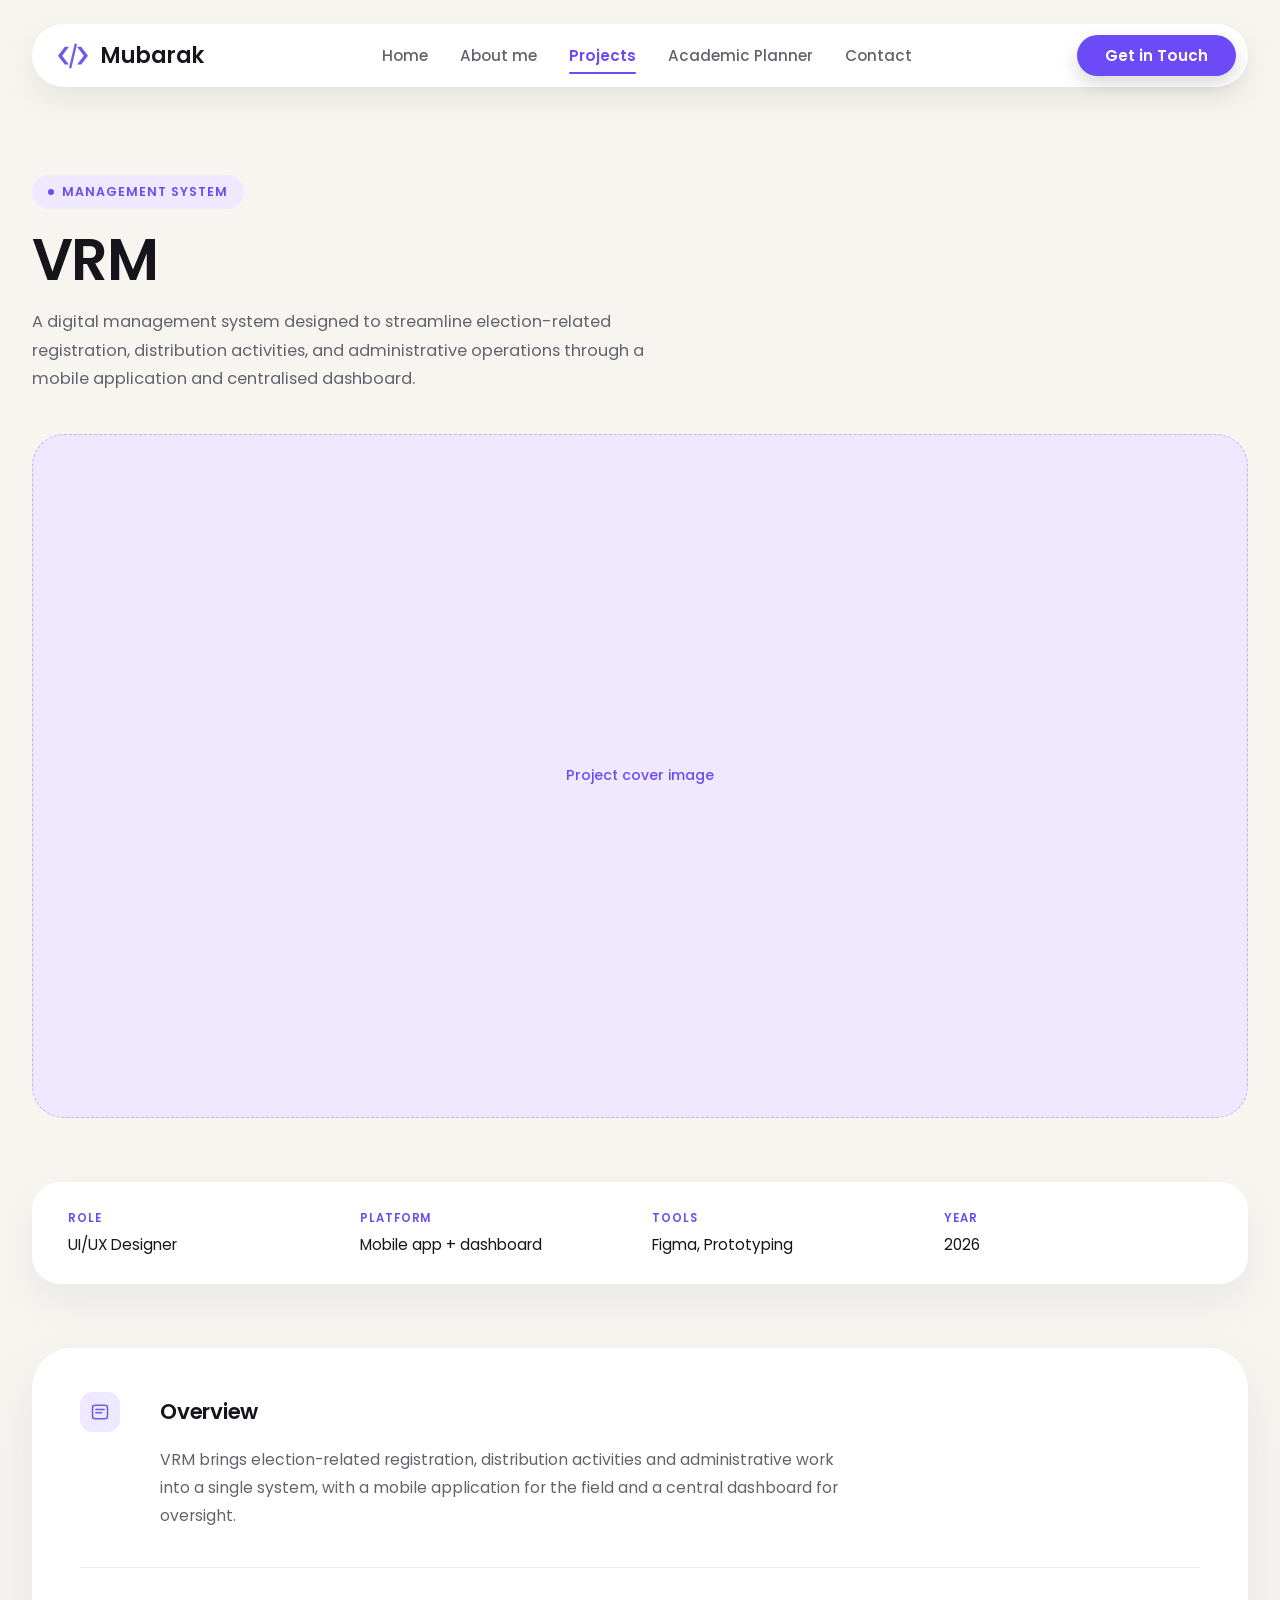
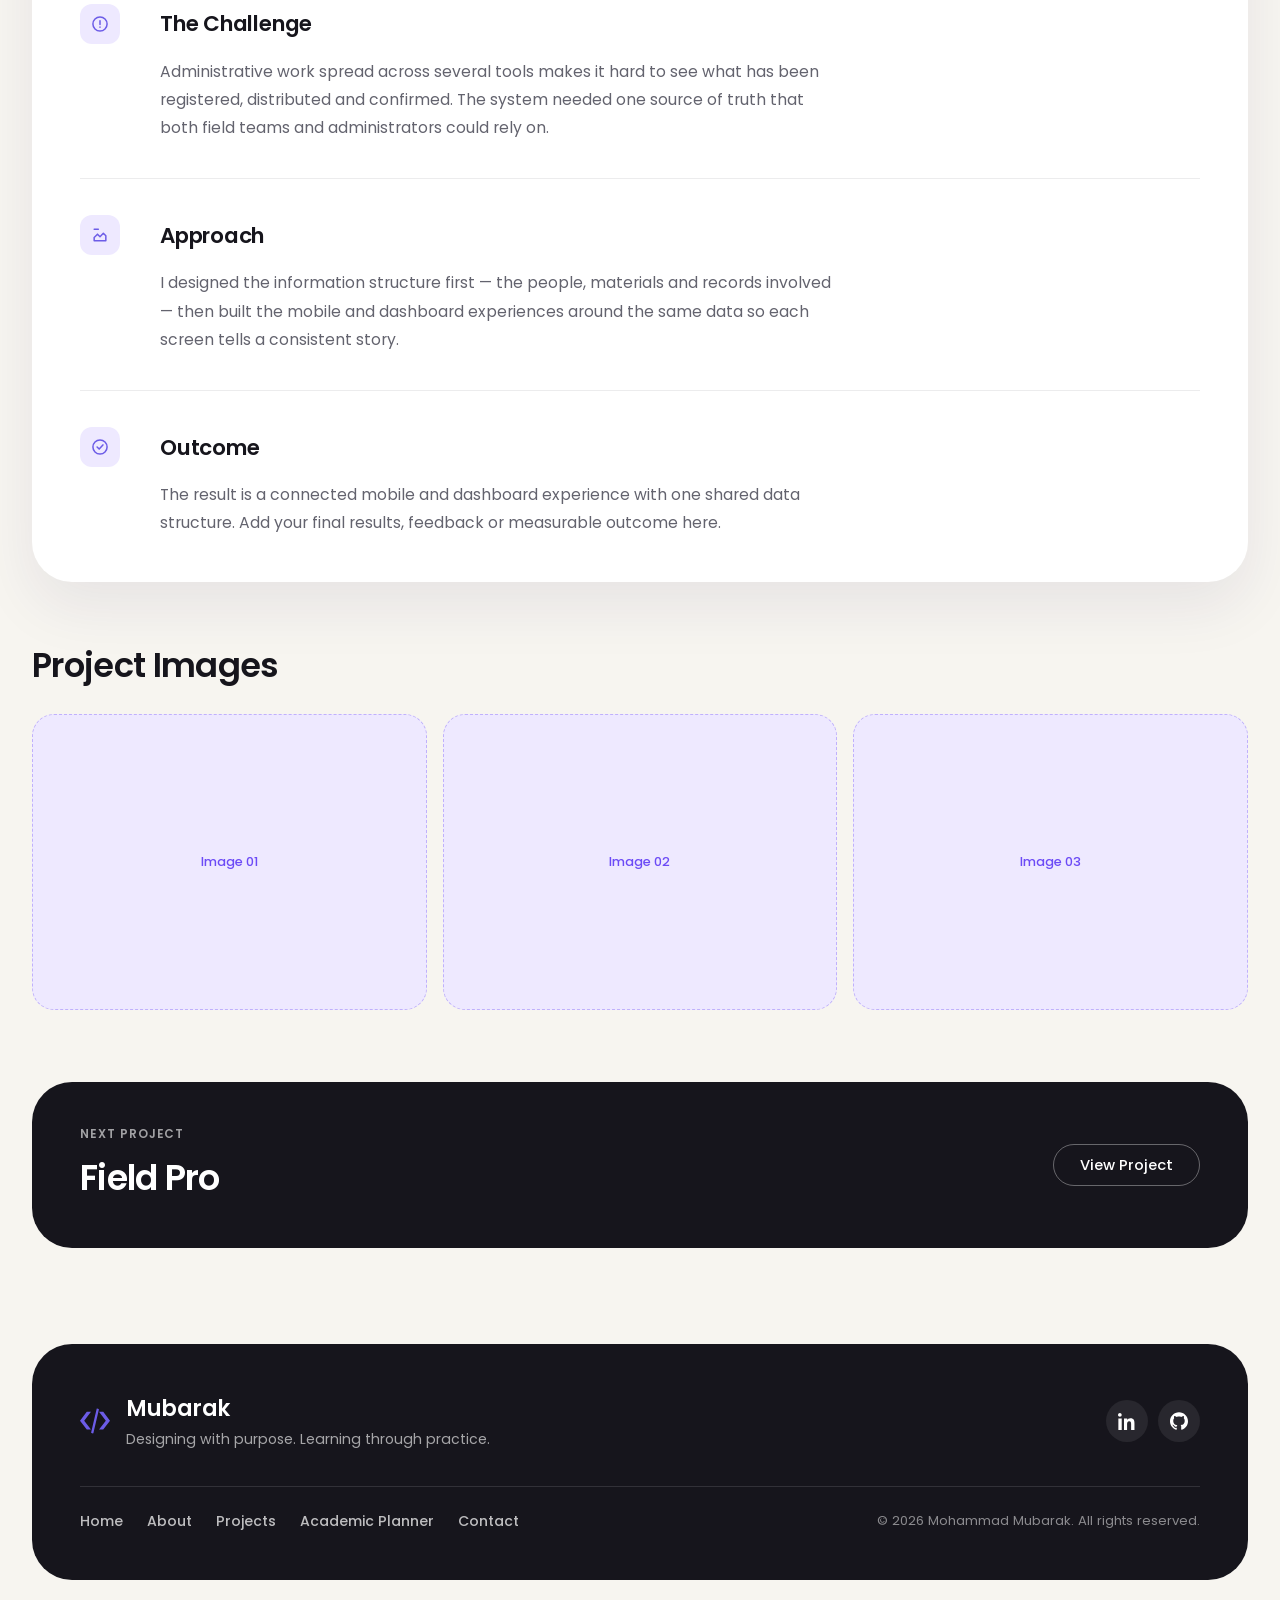
<file: project-vrm.html>
<!doctype html>
<html lang="en">

<head>
  <meta charset="UTF-8" />
  <meta name="viewport" content="width=device-width, initial-scale=1.0" />
  <title>VRM | Projects</title>

  <!-- Fonts -->
  <link rel="preconnect" href="https://fonts.googleapis.com" />
  <link rel="preconnect" href="https://fonts.gstatic.com" crossorigin />
  <link href="https://fonts.googleapis.com/css2?family=Poppins:wght@400;500;600;700&display=swap" rel="stylesheet" />

  <!-- Styles -->
  <link rel="stylesheet" href="css/style.css" />
</head>

<body>
  <!-- ============================================================
         HEADER / NAVIGATION
         ============================================================ -->
  <header class="site-header">
    <nav class="navbar" aria-label="Main navigation">
      <a class="brand" href="index.html">
        <img class="brand__logo" src="icons/code-icon.svg" alt="" />
        <span class="brand__name">Mubarak</span>
      </a>

      <ul class="menu" id="main-menu">
        <li>
          <a class="menu__link" href="index.html">Home</a>
        </li>
        <li>
          <a class="menu__link" href="about.html">About me</a>
        </li>
        <li>
          <a class="menu__link is-active" href="projects.html" aria-current="true">Projects</a>
        </li>
        <li>
          <a class="menu__link" href="academic-planner.html">Academic Planner</a>
        </li>
        <li>
          <a class="menu__link" href="contact.html">Contact</a>
        </li>

        <li class="menu__cta">
          <a class="btn btn--primary" href="contact.html">Get in Touch</a>
        </li>
      </ul>

      <a class="btn btn--primary" href="contact.html">Get in Touch</a>

      <button class="hamburger" type="button" aria-label="Open menu" aria-controls="main-menu" aria-expanded="false">
        <span class="hamburger__line"></span>
        <span class="hamburger__line"></span>
        <span class="hamburger__line"></span>
      </button>
    </nav>
  </header>

  <!-- ============================================================
         PROJECT DETAIL
         ============================================================ -->
  <main>
    <div class="about-page project-page">
      <!-- ---------- HERO ---------- -->
      <section class="about-hero">
        <p class="about-hero__eyebrow">Management System</p>
        <h1 class="about-hero__title">VRM</h1>
        <p class="about-hero__text">
          A digital management system designed to streamline election-related
          registration, distribution activities, and administrative operations
          through a mobile application and centralised dashboard.
        </p>
      </section>

      <!-- ---------- COVER ---------- -->
      <section class="project-cover">
        <!-- Replace this span with your cover image:
             <img src="images/vrm-cover.png" alt="VRM cover" /> -->
        <span>Project cover image</span>
      </section>

      <!-- ---------- META ---------- -->
      <section class="about-section">
        <div class="project-meta">
          <div>
            <span class="project-meta__label">Role</span>
            <p class="project-meta__value">UI/UX Designer</p>
          </div>
          <div>
            <span class="project-meta__label">Platform</span>
            <p class="project-meta__value">Mobile app + dashboard</p>
          </div>
          <div>
            <span class="project-meta__label">Tools</span>
            <p class="project-meta__value">Figma, Prototyping</p>
          </div>
          <div>
            <span class="project-meta__label">Year</span>
            <p class="project-meta__value">2026</p>
          </div>
        </div>
      </section>

      <!-- ---------- WRITE-UP ---------- -->
      <section class="about-section">
        <div class="project-detail">
          <article class="project-block">
            <div class="project-block__head">
              <span class="project-block__icon"><img src="icons/project-overview-icon.svg" alt="" /></span>
              <h2>Overview</h2>
            </div>
            <p>
              VRM brings election-related registration, distribution activities
              and administrative work into a single system, with a mobile
              application for the field and a central dashboard for oversight.
            </p>
          </article>

          <article class="project-block">
            <div class="project-block__head">
              <span class="project-block__icon"><img src="icons/project-challenge-icon.svg" alt="" /></span>
              <h2>The Challenge</h2>
            </div>
            <p>
              Administrative work spread across several tools makes it hard to
              see what has been registered, distributed and confirmed. The system
              needed one source of truth that both field teams and administrators
              could rely on.
            </p>
          </article>

          <article class="project-block">
            <div class="project-block__head">
              <span class="project-block__icon"><img src="icons/project-approach-icon.svg" alt="" /></span>
              <h2>Approach</h2>
            </div>
            <p>
              I designed the information structure first — the people, materials
              and records involved — then built the mobile and dashboard
              experiences around the same data so each screen tells a consistent
              story.
            </p>
          </article>

          <article class="project-block">
            <div class="project-block__head">
              <span class="project-block__icon"><img src="icons/project-outcome-icon.svg" alt="" /></span>
              <h2>Outcome</h2>
            </div>
            <p>
              The result is a connected mobile and dashboard experience with one
              shared data structure. Add your final results, feedback or
              measurable outcome here.
            </p>
          </article>
        </div>
      </section>

      <!-- ---------- GALLERY ---------- -->
      <section class="about-section">
        <div class="about-section__head">
          <h2 class="about-section__title">Project Images</h2>
        </div>

        <div class="project-gallery">
          <div class="project-gallery__item">
            <span>Image 01</span>
          </div>
          <div class="project-gallery__item">
            <span>Image 02</span>
          </div>
          <div class="project-gallery__item">
            <span>Image 03</span>
          </div>
        </div>
      </section>

      <!-- ---------- NEXT PROJECT ---------- -->
      <section class="project-next">
        <div>
          <span class="project-next__label">Next project</span>
          <h2 class="project-next__title">Field Pro</h2>
        </div>
        <a class="btn btn--outline" href="project-field-pro.html">View Project</a>
      </section>
    </div>
  </main>

  <!-- ============================================================
         FOOTER
         ============================================================ -->
  <footer class="site-footer">
    <div class="footer__inner">
      <div class="footer__top">
        <a class="footer__brand" href="index.html">
          <img class="footer__logo" src="icons/code-icon.svg" alt="" />
          <span class="footer__brand-text">
            <span class="footer__name">Mubarak</span>
            <span class="footer__tagline">Designing with purpose. Learning through practice.</span>
          </span>
        </a>

        <div class="footer__socials">
          <a class="footer__social" href="https://www.linkedin.com/in/your-username" target="_blank"
            rel="noopener noreferrer" aria-label="LinkedIn (opens in a new tab)">
            <svg width="18" height="18" viewBox="0 0 24 24" fill="currentColor" aria-hidden="true">
              <path
                d="M4.98 3.5A2.5 2.5 0 1 1 0 3.5a2.5 2.5 0 0 1 4.98 0ZM.5 8.5h4.46V24H.5V8.5Zm7.5 0h4.27v2.11h.06c.6-1.13 2.06-2.32 4.24-2.32 4.54 0 5.38 2.99 5.38 6.88V24h-4.46v-7.5c0-1.79-.03-4.1-2.5-4.1-2.5 0-2.88 1.95-2.88 3.97V24H8V8.5Z">
              </path>
            </svg>
          </a>

          <a class="footer__social" href="https://github.com/your-username" target="_blank" rel="noopener noreferrer"
            aria-label="GitHub (opens in a new tab)">
            <svg width="18" height="18" viewBox="0 0 24 24" fill="currentColor" aria-hidden="true">
              <path
                d="M12 .297c-6.63 0-12 5.373-12 12 0 5.303 3.438 9.8 8.205 11.385.6.113.82-.258.82-.577 0-.285-.01-1.04-.015-2.04-3.338.724-4.042-1.61-4.042-1.61C4.422 18.07 3.633 17.7 3.633 17.7c-1.087-.744.084-.729.084-.729 1.205.084 1.838 1.236 1.838 1.236 1.07 1.835 2.809 1.305 3.495.998.108-.776.417-1.305.76-1.605-2.665-.3-5.466-1.332-5.466-5.93 0-1.31.465-2.38 1.235-3.22-.135-.303-.54-1.523.105-3.176 0 0 1.005-.322 3.3 1.23.96-.267 1.98-.399 3-.405 1.02.006 2.04.138 3 .405 2.28-1.552 3.285-1.23 3.285-1.23.645 1.653.24 2.873.12 3.176.765.84 1.23 1.91 1.23 3.22 0 4.61-2.805 5.625-5.475 5.92.42.36.81 1.096.81 2.22 0 1.606-.015 2.896-.015 3.286 0 .315.21.69.825.57C20.565 22.092 24 17.592 24 12.297c0-6.627-5.373-12-12-12">
              </path>
            </svg>
          </a>
        </div>
      </div>

      <div class="footer__bottom">
        <nav class="footer__nav" aria-label="Footer navigation">
          <a href="index.html">Home</a>
          <a href="about.html">About</a>
          <a href="projects.html">Projects</a>
          <a href="academic-planner.html">Academic Planner</a>
          <a href="contact.html">Contact</a>
        </nav>
        <p class="footer__copy">
          © 2026 Mohammad Mubarak. All rights reserved.
        </p>
      </div>
    </div>
  </footer>

  <script src="js/main.js"></script>
</body>

</html>
</file>
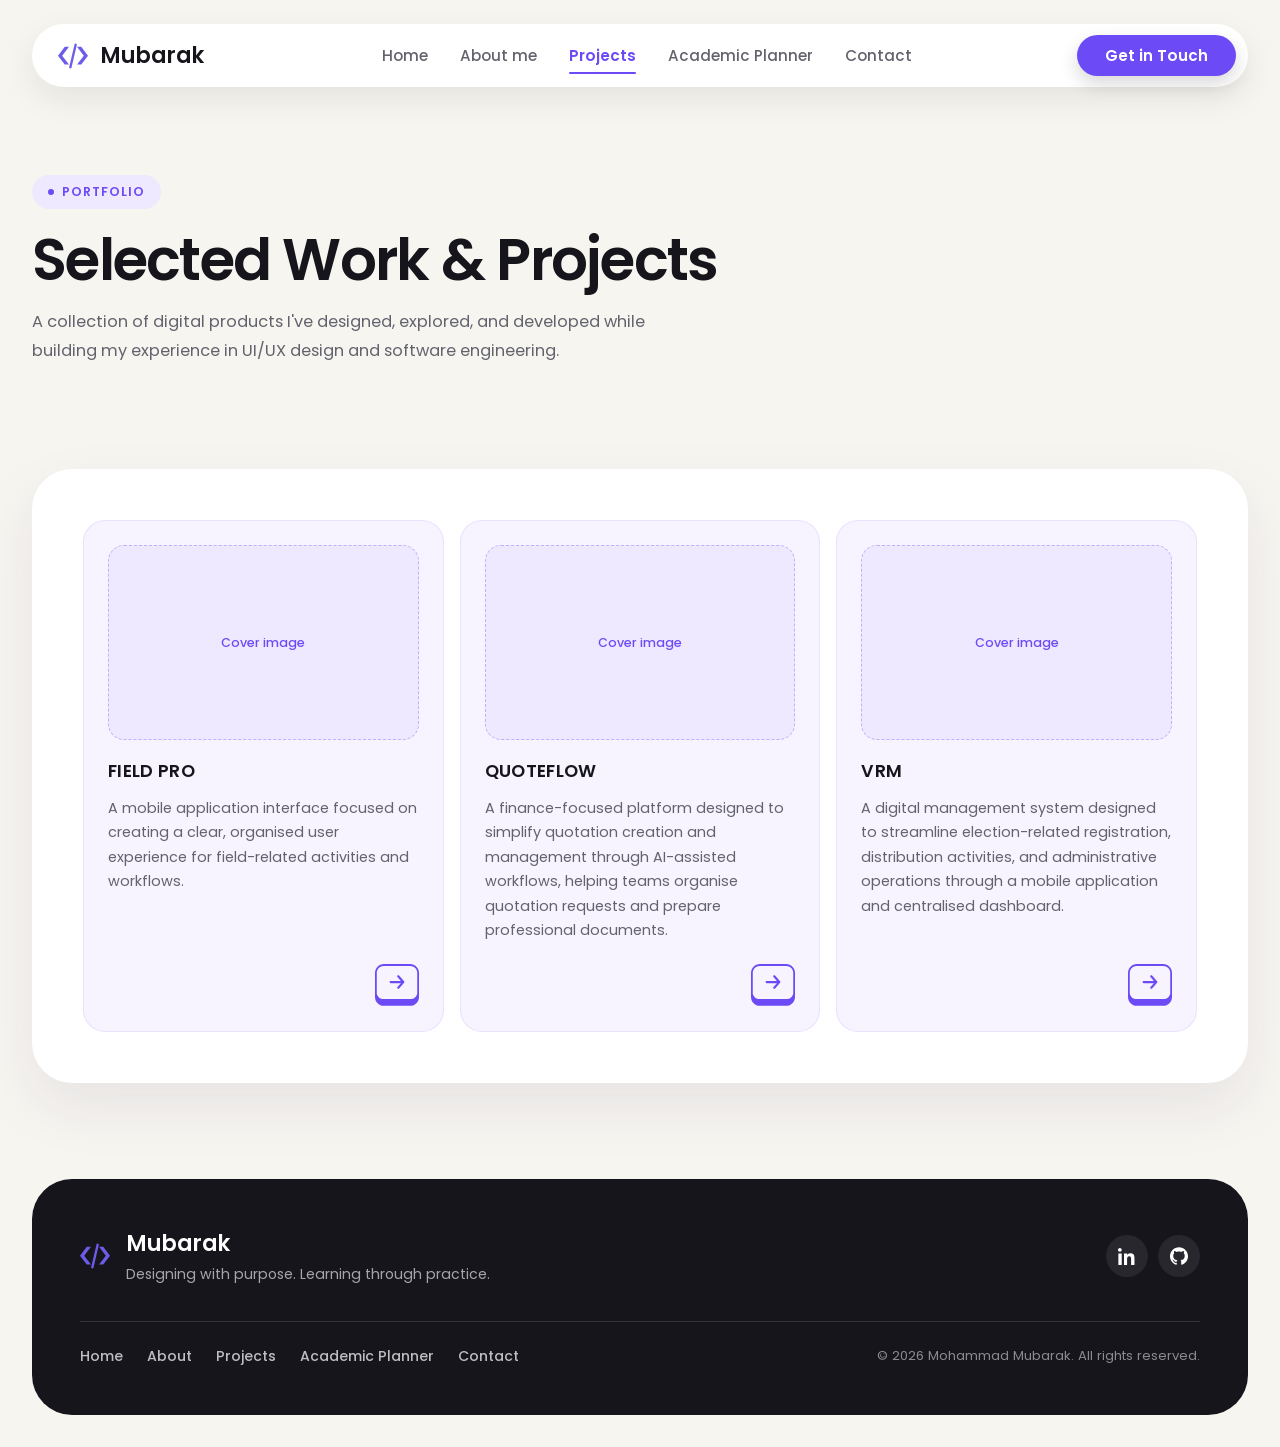
<file: projects.html>
<!doctype html>
<html lang="en">

<head>
  <meta charset="UTF-8" />
  <meta name="viewport" content="width=device-width, initial-scale=1.0" />
  <title>Projects</title>

  <!-- Fonts -->
  <link rel="preconnect" href="https://fonts.googleapis.com" />
  <link rel="preconnect" href="https://fonts.gstatic.com" crossorigin />
  <link href="https://fonts.googleapis.com/css2?family=Poppins:wght@400;500;600;700&display=swap" rel="stylesheet" />

  <!-- Styles -->
  <link rel="stylesheet" href="css/style.css" />
</head>

<body>
  <!-- ============================================================
         HEADER / NAVIGATION
         ============================================================ -->
  <header class="site-header">
    <nav class="navbar" aria-label="Main navigation">
      <!-- Brand: logo + name -->
      <a class="brand" href="index.html">
        <img class="brand__logo" src="icons/code-icon.svg" alt="" />
        <span class="brand__name">Mubarak</span>
      </a>

      <!-- Page links. The current page is marked with .is-active. -->
      <ul class="menu" id="main-menu">
        <li>
          <a class="menu__link" href="index.html">Home</a>
        </li>
        <li>
          <a class="menu__link" href="about.html">About me</a>
        </li>
        <li>
          <a class="menu__link is-active" href="projects.html" aria-current="page">Projects</a>
        </li>
        <li>
          <a class="menu__link" href="academic-planner.html">Academic Planner</a>
        </li>
        <li>
          <a class="menu__link" href="contact.html">Contact</a>
        </li>

        <!-- Same button as below, shown only inside the mobile menu -->
        <li class="menu__cta">
          <a class="btn btn--primary" href="contact.html">Get in Touch</a>
        </li>
      </ul>

      <!-- Primary action (desktop only) -->
      <a class="btn btn--primary" href="contact.html">Get in Touch</a>

      <!-- Mobile menu toggle -->
      <button class="hamburger" type="button" aria-label="Open menu" aria-controls="main-menu" aria-expanded="false">
        <span class="hamburger__line"></span>
        <span class="hamburger__line"></span>
        <span class="hamburger__line"></span>
      </button>
    </nav>
  </header>

  <!-- ============================================================
         PROJECTS PAGE
         Hero introduction followed by the project grid.
         ============================================================ -->
  <main>
    <div class="about-page">
      <!-- ---------- HERO ---------- -->
      <section class="about-hero">
        <p class="about-hero__eyebrow">Portfolio</p>
        <h1 class="about-hero__title">Selected Work &amp; Projects</h1>
        <p class="about-hero__text">
          A collection of digital products I've designed, explored, and developed
          while building my experience in UI/UX design and software engineering.
        </p>
      </section>

      <!-- ---------- PROJECT GRID ---------- -->
      <section class="about-section">
        <div class="featured-projects__inner">
          <div class="featured-projects__grid">
            <a class="featured-projects__card" href="project-field-pro.html">
              <div class="featured-projects__cover">
                <!-- Replace this span with your cover image:
                     <img src="images/field-pro-cover.png" alt="Field Pro cover" /> -->
                <span>Cover image</span>
              </div>
              <h2 class="featured-projects__name">Field Pro</h2>
              <p class="featured-projects__text">
                A mobile application interface focused on creating a clear, organised
                user experience for field-related activities and workflows.
              </p>
              <svg class="featured-projects__arrow" viewBox="0 0 122.88 116.6" fill="currentColor" aria-hidden="true">
              <path d="M24.44,0h74.01c6.68,0,12.77,2.75,17.19,7.17c4.47,4.47,7.24,10.65,7.24,17.45v67.35c0,6.8-2.78,12.98-7.25,17.45 c-4.42,4.42-10.51,7.17-17.19,7.17H24.44c-6.68,0-12.77-2.75-17.19-7.17C2.77,104.96,0,98.78,0,91.98V24.62 c0-6.81,2.77-12.99,7.24-17.45C11.67,2.75,17.75,0,24.44,0L24.44,0z M72.24,46.95H43.9c-0.85,0-1.62,0.34-2.17,0.9 c-0.56,0.56-0.9,1.33-0.9,2.17c0,0.85,0.34,1.62,0.9,2.17c0.56,0.56,1.32,0.9,2.17,0.9h28.33L62.7,64.01 c-0.55,0.63-0.8,1.43-0.76,2.21c0.05,0.79,0.39,1.55,1.02,2.12c0.63,0.56,1.43,0.81,2.21,0.77c0.78-0.05,1.54-0.39,2.1-1.02 l14-16.04c0.52-0.59,0.77-1.33,0.77-2.06c-0.01-0.73-0.28-1.46-0.8-2.02l-14-16.03c-0.56-0.61-1.31-0.95-2.08-1 c-0.78-0.05-1.57,0.21-2.2,0.77l-0.02,0.02c-0.62,0.56-0.95,1.32-1,2.09v0.01c-0.04,0.78,0.21,1.58,0.77,2.21L72.24,46.95 L72.24,46.95z M4.93,82.85c0.85,3.45,2.55,6.55,4.83,9.01c3.36,3.62,7.99,5.87,13.1,5.87h77.17c0.21,0,0.41,0,0.62-0.01l1.25-0.09 c4.36-0.47,8.29-2.6,11.23-5.77c2.28-2.46,3.97-5.55,4.83-9V24.62c0-5.28-2.17-10.09-5.67-13.58c-3.54-3.54-8.44-5.74-13.84-5.74 H24.44c-5.4,0-10.3,2.2-13.84,5.74c-3.49,3.49-5.66,8.3-5.66,13.58V82.85L4.93,82.85z"></path>
            </svg>
            </a>

            <a class="featured-projects__card" href="project-quoteflow.html">
              <div class="featured-projects__cover">
                <!-- Replace this span with your cover image:
                     <img src="images/quoteflow-cover.png" alt="QuoteFlow cover" /> -->
                <span>Cover image</span>
              </div>
              <h2 class="featured-projects__name">QuoteFlow</h2>
              <p class="featured-projects__text">
                A finance-focused platform designed to simplify quotation creation and
                management through AI-assisted workflows, helping teams organise
                quotation requests and prepare professional documents.
              </p>
              <svg class="featured-projects__arrow" viewBox="0 0 122.88 116.6" fill="currentColor" aria-hidden="true">
              <path d="M24.44,0h74.01c6.68,0,12.77,2.75,17.19,7.17c4.47,4.47,7.24,10.65,7.24,17.45v67.35c0,6.8-2.78,12.98-7.25,17.45 c-4.42,4.42-10.51,7.17-17.19,7.17H24.44c-6.68,0-12.77-2.75-17.19-7.17C2.77,104.96,0,98.78,0,91.98V24.62 c0-6.81,2.77-12.99,7.24-17.45C11.67,2.75,17.75,0,24.44,0L24.44,0z M72.24,46.95H43.9c-0.85,0-1.62,0.34-2.17,0.9 c-0.56,0.56-0.9,1.33-0.9,2.17c0,0.85,0.34,1.62,0.9,2.17c0.56,0.56,1.32,0.9,2.17,0.9h28.33L62.7,64.01 c-0.55,0.63-0.8,1.43-0.76,2.21c0.05,0.79,0.39,1.55,1.02,2.12c0.63,0.56,1.43,0.81,2.21,0.77c0.78-0.05,1.54-0.39,2.1-1.02 l14-16.04c0.52-0.59,0.77-1.33,0.77-2.06c-0.01-0.73-0.28-1.46-0.8-2.02l-14-16.03c-0.56-0.61-1.31-0.95-2.08-1 c-0.78-0.05-1.57,0.21-2.2,0.77l-0.02,0.02c-0.62,0.56-0.95,1.32-1,2.09v0.01c-0.04,0.78,0.21,1.58,0.77,2.21L72.24,46.95 L72.24,46.95z M4.93,82.85c0.85,3.45,2.55,6.55,4.83,9.01c3.36,3.62,7.99,5.87,13.1,5.87h77.17c0.21,0,0.41,0,0.62-0.01l1.25-0.09 c4.36-0.47,8.29-2.6,11.23-5.77c2.28-2.46,3.97-5.55,4.83-9V24.62c0-5.28-2.17-10.09-5.67-13.58c-3.54-3.54-8.44-5.74-13.84-5.74 H24.44c-5.4,0-10.3,2.2-13.84,5.74c-3.49,3.49-5.66,8.3-5.66,13.58V82.85L4.93,82.85z"></path>
            </svg>
            </a>

            <a class="featured-projects__card" href="project-vrm.html">
              <div class="featured-projects__cover">
                <!-- Replace this span with your cover image:
                     <img src="images/vrm-cover.png" alt="VRM cover" /> -->
                <span>Cover image</span>
              </div>
              <h2 class="featured-projects__name">VRM</h2>
              <p class="featured-projects__text">
                A digital management system designed to streamline election-related
                registration, distribution activities, and administrative operations
                through a mobile application and centralised dashboard.
              </p>
              <svg class="featured-projects__arrow" viewBox="0 0 122.88 116.6" fill="currentColor" aria-hidden="true">
              <path d="M24.44,0h74.01c6.68,0,12.77,2.75,17.19,7.17c4.47,4.47,7.24,10.65,7.24,17.45v67.35c0,6.8-2.78,12.98-7.25,17.45 c-4.42,4.42-10.51,7.17-17.19,7.17H24.44c-6.68,0-12.77-2.75-17.19-7.17C2.77,104.96,0,98.78,0,91.98V24.62 c0-6.81,2.77-12.99,7.24-17.45C11.67,2.75,17.75,0,24.44,0L24.44,0z M72.24,46.95H43.9c-0.85,0-1.62,0.34-2.17,0.9 c-0.56,0.56-0.9,1.33-0.9,2.17c0,0.85,0.34,1.62,0.9,2.17c0.56,0.56,1.32,0.9,2.17,0.9h28.33L62.7,64.01 c-0.55,0.63-0.8,1.43-0.76,2.21c0.05,0.79,0.39,1.55,1.02,2.12c0.63,0.56,1.43,0.81,2.21,0.77c0.78-0.05,1.54-0.39,2.1-1.02 l14-16.04c0.52-0.59,0.77-1.33,0.77-2.06c-0.01-0.73-0.28-1.46-0.8-2.02l-14-16.03c-0.56-0.61-1.31-0.95-2.08-1 c-0.78-0.05-1.57,0.21-2.2,0.77l-0.02,0.02c-0.62,0.56-0.95,1.32-1,2.09v0.01c-0.04,0.78,0.21,1.58,0.77,2.21L72.24,46.95 L72.24,46.95z M4.93,82.85c0.85,3.45,2.55,6.55,4.83,9.01c3.36,3.62,7.99,5.87,13.1,5.87h77.17c0.21,0,0.41,0,0.62-0.01l1.25-0.09 c4.36-0.47,8.29-2.6,11.23-5.77c2.28-2.46,3.97-5.55,4.83-9V24.62c0-5.28-2.17-10.09-5.67-13.58c-3.54-3.54-8.44-5.74-13.84-5.74 H24.44c-5.4,0-10.3,2.2-13.84,5.74c-3.49,3.49-5.66,8.3-5.66,13.58V82.85L4.93,82.85z"></path>
            </svg>
            </a>
          </div>
        </div>
      </section>
    </div>
  </main>

  <!-- ============================================================
         FOOTER
         ============================================================ -->
  <footer class="site-footer">
    <div class="footer__inner">
      <div class="footer__top">
        <a class="footer__brand" href="index.html">
          <img class="footer__logo" src="icons/code-icon.svg" alt="" />
          <span class="footer__brand-text">
            <span class="footer__name">Mubarak</span>
            <span class="footer__tagline">Designing with purpose. Learning through practice.</span>
          </span>
        </a>

       <div class="footer__socials">
          <a class="footer__social" href="https://www.linkedin.com/in/alfa-mubarak-mohammad-b6069a252" target="_blank"
            rel="noopener noreferrer" aria-label="LinkedIn (opens in a new tab)">
            <svg width="18" height="18" viewBox="0 0 24 24" fill="currentColor" aria-hidden="true">
              <path
                d="M4.98 3.5A2.5 2.5 0 1 1 0 3.5a2.5 2.5 0 0 1 4.98 0ZM.5 8.5h4.46V24H.5V8.5Zm7.5 0h4.27v2.11h.06c.6-1.13 2.06-2.32 4.24-2.32 4.54 0 5.38 2.99 5.38 6.88V24h-4.46v-7.5c0-1.79-.03-4.1-2.5-4.1-2.5 0-2.88 1.95-2.88 3.97V24H8V8.5Z">
              </path>
            </svg>
          </a>

          <a class="footer__social" href="https://github.com/alfamubarak/" target="_blank" rel="noopener noreferrer"
            aria-label="GitHub (opens in a new tab)">
            <svg width="18" height="18" viewBox="0 0 24 24" fill="currentColor" aria-hidden="true">
              <path d="M12 .297c-6.63 0-12 5.373-12 12 0 5.303 3.438 9.8 8.205 11.385.6.113.82-.258.82-.577 0-.285-.01-1.04-.015-2.04-3.338.724-4.042-1.61-4.042-1.61C4.422 18.07 3.633 17.7 3.633 17.7c-1.087-.744.084-.729.084-.729 1.205.084 1.838 1.236 1.838 1.236 1.07 1.835 2.809 1.305 3.495.998.108-.776.417-1.305.76-1.605-2.665-.3-5.466-1.332-5.466-5.93 0-1.31.465-2.38 1.235-3.22-.135-.303-.54-1.523.105-3.176 0 0 1.005-.322 3.3 1.23.96-.267 1.98-.399 3-.405 1.02.006 2.04.138 3 .405 2.28-1.552 3.285-1.23 3.285-1.23.645 1.653.24 2.873.12 3.176.765.84 1.23 1.91 1.23 3.22 0 4.61-2.805 5.625-5.475 5.92.42.36.81 1.096.81 2.22 0 1.606-.015 2.896-.015 3.286 0 .315.21.69.825.57C20.565 22.092 24 17.592 24 12.297c0-6.627-5.373-12-12-12"></path>
            </svg>
          </a>
        </div>
      </div>

      <div class="footer__bottom">
        <nav class="footer__nav" aria-label="Footer navigation">
          <a href="index.html">Home</a>
          <a href="about.html">About</a>
          <a href="projects.html">Projects</a>
          <a href="academic-planner.html">Academic Planner</a>
          <a href="contact.html">Contact</a>
        </nav>
        <p class="footer__copy">
          © 2026 Mohammad Mubarak. All rights reserved.
        </p>
      </div>
    </div>
  </footer>

  <script src="js/main.js"></script>
</body>

</html>
</file>
<file: css/style.css>
/* ==========================================================================
   Mubarak — website styles
   --------------------------------------------------------------------------
   How this file is organised:
     1. Design tokens (colors, fonts, shadows — change these first)
     2. Base setup
     3. Header and navbar shell
     4. Brand (logo + name)
     5. Navigation links
     6. Buttons
     7. Hamburger button
     8. Responsive layout (tablet and phone)
   ========================================================================== */


/* ==========================================================================
   1. Design tokens
   ========================================================================== */
:root {
    /* Colors */
    --page-bg: #f7f5f0;
    --surface: #ffffff;
    --text: #16151c;
    --text-muted: #63636e;
    --brand: #6c4bf6;
    --brand-strong: #5836e8;
    --brand-soft: #eee9ff;

    /* Typography */
    --font-main: "Poppins", system-ui, -apple-system, "Segoe UI", sans-serif;

    /* Shape and motion */
    --radius-pill: 999px;
    --shadow-nav: 0 12px 32px rgba(22, 21, 28, 0.08);
    --shadow-button: 0 8px 18px rgba(22, 21, 28, 0.16);
    --ease: 180ms ease;
}


/* ==========================================================================
   2. Base setup
   ========================================================================== */
*,
*::before,
*::after {
    box-sizing: border-box;
}

body {
    margin: 0;
    min-height: 100vh;
    background: var(--page-bg);
    color: var(--text);
    font-family: var(--font-main);
    -webkit-font-smoothing: antialiased;
}

a {
    color: inherit;
    text-decoration: none;
}

/* Clear, consistent keyboard focus ring */
:focus-visible {
    outline: 3px solid rgba(108, 75, 246, 0.35);
    outline-offset: 3px;
}


/* ==========================================================================
   3. Header and navbar shell
   ========================================================================== */
.site-header {
    position: sticky;
    top: 0;
    z-index: 10;
    padding: 24px 32px;
    background: var(--page-bg);
}

/* The white floating pill: brand | links | button */
.navbar {
    position: relative;
    display: grid;
    grid-template-columns: 1fr auto 1fr;
    align-items: center;
    gap: 24px;
    max-width: 1360px;
    margin: 0 auto;
    padding: 10px 12px 10px 26px;
    background: var(--surface);
    border-radius: var(--radius-pill);
    box-shadow: var(--shadow-nav);
}


/* ==========================================================================
   4. Brand (logo + name)
   ========================================================================== */
.brand {
    display: inline-flex;
    align-items: center;
    gap: 12px;
    justify-self: start;
}

.brand__logo {
    width: 30px;
    height: 30px;
    flex-shrink: 0;
}

.brand__name {
    font-size: 1.375rem;
    font-weight: 600;
    letter-spacing: -0.02em;
}


/* ==========================================================================
   5. Navigation links
   ========================================================================== */
.menu {
    display: flex;
    align-items: center;
    gap: 4px;
    margin: 0;
    padding: 0;
    list-style: none;
}

.menu__link {
    position: relative;
    display: inline-block;
    padding: 10px 14px;
    border-radius: var(--radius-pill);
    color: var(--text-muted);
    font-size: 0.95rem;
    font-weight: 500;
    transition: color var(--ease);
}

.menu__link:hover {
    color: var(--text);
}

/* The underline that marks the page you are on */
.menu__link::after {
    content: "";
    position: absolute;
    right: 14px;
    bottom: 3px;
    left: 14px;
    height: 2px;
    border-radius: 2px;
    background: var(--brand);
    transform: scaleX(0);
    transition: transform var(--ease);
}

.menu__link.is-active {
    color: var(--brand);
    font-weight: 600;
}

.menu__link.is-active::after {
    transform: scaleX(1);
}

/* Duplicate CTA for the mobile menu — hidden on desktop */
.menu__cta {
    display: none;
}


/* ==========================================================================
   6. Buttons
   ========================================================================== */
.btn {
    display: inline-flex;
    align-items: center;
    justify-content: center;
    padding: 13px 28px;
    border-radius: var(--radius-pill);
    font-family: inherit;
    font-size: 0.95rem;
    font-weight: 600;
    line-height: 1;
    transition: background-color var(--ease), transform var(--ease), box-shadow var(--ease);
}

.btn--primary {
    justify-self: end;
    background: var(--brand);
    color: #ffffff;
    box-shadow: var(--shadow-button);
}

.btn--primary:hover {
    background: var(--brand-strong);
    transform: translateY(-1px);
}

.btn--primary:active {
    transform: translateY(0);
}


/* ==========================================================================
   7. Hamburger button (hidden until the screen gets narrow)
   ========================================================================== */
.hamburger {
    display: none;
    justify-self: end;
    flex-direction: column;
    align-items: center;
    justify-content: center;
    gap: 5px;
    width: 44px;
    height: 44px;
    padding: 0;
    border: 0;
    border-radius: 50%;
    background: transparent;
    cursor: pointer;
}

.hamburger:hover {
    background: var(--brand-soft);
}

.hamburger__line {
    width: 22px;
    height: 2px;
    border-radius: 2px;
    background: var(--text);
    transition: transform var(--ease), opacity var(--ease);
}

/* Three lines fold into an "X" when the menu is open */
.hamburger.is-open .hamburger__line:nth-child(1),
.hamburger.open .hamburger__line:nth-child(1) {
    transform: translateY(7px) rotate(45deg);
}

.hamburger.is-open .hamburger__line:nth-child(2),
.hamburger.open .hamburger__line:nth-child(2) {
    opacity: 0;
}

.hamburger.is-open .hamburger__line:nth-child(3),
.hamburger.open .hamburger__line:nth-child(3) {
    transform: translateY(-7px) rotate(-45deg);
}


/* ==========================================================================
   8. Responsive layout — tablet and phone
   ========================================================================== */
@media (max-width: 960px) {
    .site-header {
        padding: 16px;
    }

    .navbar {
        grid-template-columns: 1fr auto;
        padding: 10px 12px 10px 20px;
    }

    /* Swap the desktop button for the hamburger */
    .navbar > .btn--primary {
        display: none;
    }

    .hamburger {
        display: inline-flex;
    }

    /* The link list becomes a dropdown panel under the pill */
    .menu {
        position: absolute;
        top: calc(100% + 10px);
        right: 0;
        left: 0;
        flex-direction: column;
        align-items: stretch;
        gap: 2px;
        padding: 10px;
        background: var(--surface);
        border-radius: 28px;
        box-shadow: var(--shadow-nav);
        opacity: 0;
        visibility: hidden;
        transform: translateY(-10px);
        transition: opacity var(--ease), transform var(--ease), visibility var(--ease);
    }

    .menu.is-open,
    .menu.show {
        opacity: 1;
        visibility: visible;
        transform: translateY(0);
    }

    .menu__link {
        display: block;
        padding: 12px 18px;
        border-radius: 18px;
    }

    .menu__link.is-active {
        background: var(--brand-soft);
    }

    /* The underline is unnecessary in the stacked layout */
    .menu__link::after {
        display: none;
    }

    .menu__cta {
        display: block;
        margin-top: 8px;
    }

    .menu__cta .btn {
        width: 100%;
    }
}

@media (max-width: 420px) {
    .site-header {
        padding: 12px;
    }

    .brand__name {
        font-size: 1.2rem;
    }

    .btn {
        padding: 13px 22px;
    }
}


/* ==========================================================================
   9. Hero section
   ========================================================================== */
.hero {
    display: grid;
    grid-template-columns: minmax(0, 1.05fr) minmax(0, 0.95fr);
    align-items: center;
    gap: 48px;
    max-width: 1514px;
    margin: 0 auto;
    padding: 40px 32px 96px;
    overflow: hidden;
}

/* --- Left column: headline, intro, actions --- */
.hero__title {
    max-width: 620px;
    margin: 0 0 24px;
    font-size: clamp(2.5rem, 4.6vw, 4rem);
    font-weight: 700;
    line-height: 1.1;
    letter-spacing: -0.035em;
}

.hero__title-accent {
    color: var(--brand); /* fallback when gradients are unsupported */
    background: linear-gradient(100deg, #9a82ff 0%, var(--brand) 55%, #4a2ada 100%);
    -webkit-background-clip: text;
    background-clip: text;
    -webkit-text-fill-color: transparent;
}

.hero__text {
    max-width: 460px;
    margin: 0 0 36px;
    color: var(--text-muted);
    font-size: 1rem;
    line-height: 1.75;
}

.hero__actions {
    display: flex;
    flex-wrap: wrap;
    align-items: center;
    gap: 28px;
}

.hero__works {
    display: inline-flex;
    align-items: center;
    gap: 8px;
    color: var(--text);
    font-size: 0.95rem;
    font-weight: 500;
    transition: color var(--ease);
}

.hero__works svg {
    transition: transform var(--ease);
}

.hero__works:hover {
    color: var(--brand);
}

.hero__works:hover svg {
    transform: translate(2px, -2px);
}

/* --- Right column: portrait and decorations --- */
.hero__visual {
    position: relative;
    display: grid;
    place-items: center;
    min-height: 540px;
    isolation: isolate;
}

.hero__glow {
    position: absolute;
    z-index: -2;
    width: min(560px, 100%);
    aspect-ratio: 1;
    border-radius: 50%;
    background: radial-gradient(circle, rgba(108, 75, 246, 0.18) 0%, rgba(108, 75, 246, 0) 68%);
}

.hero__ring {
    position: absolute;
    z-index: -1;
    width: min(430px, 86%);
    aspect-ratio: 1;
    border: 1.5px dashed rgba(108, 75, 246, 0.4);
    border-radius: 50%;
    transform: translate(28px, -16px);
}

.hero__portrait {
    width: min(400px, 88%);
    aspect-ratio: 1;
    border: 10px solid var(--surface);
    border-radius: 50%;
    overflow: hidden;
    background: linear-gradient(155deg, #f4f0ff 0%, #ddd2ff 100%);
    box-shadow: 0 30px 64px rgba(40, 28, 90, 0.16);
    isolation: isolate;
}

/* "multiply" blends the photo's white background into the lilac circle */
.hero__portrait img {
    display: block;
    width: 100%;
    height: 100%;
    object-fit: cover;
    object-position: 50% 6%;
    mix-blend-mode: multiply;
}

/* Floating icon badges around the portrait */
.floating-badge {
    position: absolute;
    z-index: 2;
    display: grid;
    place-items: center;
    background: var(--surface);
    box-shadow: 0 16px 36px rgba(40, 28, 90, 0.16);
    animation: badge-float 6s ease-in-out infinite;
}

.floating-badge img {
    display: block;
}

.floating-badge--code {
    top: 13%;
    right: 1%;
    width: 76px;
    height: 76px;
    border-radius: 24px;
}

.floating-badge--study {
    top: 52%;
    left: 0;
    width: 66px;
    height: 66px;
    border-radius: 50%;
    animation-delay: -2.6s;
}

/* Small dot patterns for texture */
.hero__dots {
    position: absolute;
    width: 96px;
    height: 96px;
    background-image: radial-gradient(rgba(108, 75, 246, 0.85) 1.6px, transparent 1.7px);
    background-size: 16px 16px;
}

.hero__dots--top {
    top: 3%;
    left: 1%;
    opacity: 0.3;
}

.hero__dots--bottom {
    right: 3%;
    bottom: 4%;
    opacity: 0.22;
}

@keyframes badge-float {
    0%,
    100% {
        transform: translateY(0);
    }

    50% {
        transform: translateY(-10px);
    }
}


/* ==========================================================================
   10. Hero — responsive layout
   ========================================================================== */
@media (max-width: 960px) {
    .hero {
        grid-template-columns: 1fr;
        gap: 8px;
        padding: 16px 16px 72px;
    }

    .hero__title {
        font-size: clamp(2.1rem, 7.5vw, 3rem);
    }

    .hero__text {
        max-width: 520px;
        margin-bottom: 28px;
    }

    .hero__visual {
        min-height: 0;
        padding: 36px 0 24px;
    }

    .hero__portrait {
        width: min(360px, 80%);
    }

    .hero__ring {
        width: min(390px, 86%);
        transform: translate(18px, -12px);
    }

    .hero__glow {
        width: min(480px, 100%);
    }

    .floating-badge--code {
        top: 8%;
        right: 6%;
    }

    .floating-badge--study {
        top: 58%;
        left: 4%;
    }

    .hero__dots--top {
        left: 4%;
    }

    .hero__dots--bottom {
        right: 4%;
    }
}

@media (max-width: 480px) {
    .hero__visual {
        padding-top: 28px;
    }

    .hero__portrait {
        width: min(300px, 82%);
    }

    .floating-badge--code {
        width: 60px;
        height: 60px;
        border-radius: 18px;
    }

    .floating-badge--study {
        width: 54px;
        height: 54px;
    }

    .hero__dots {
        width: 72px;
        height: 72px;
        background-size: 14px 14px;
    }

    .hero__actions {
        gap: 20px;
    }
}

/* Respect visitors who prefer less motion */
@media (prefers-reduced-motion: reduce) {
    .floating-badge {
        animation: none;
    }
}


/* ==========================================================================
   11. About me (brief)
   ========================================================================== */
.about {
    max-width: 1360px;
    margin: 0 auto;
    padding: 0 32px 64px;
    scroll-margin-top: 120px; /* keeps the heading clear of the sticky navbar */
}

.about__inner {
    display: grid;
    grid-template-columns: minmax(0, 0.85fr) minmax(0, 1.15fr);
    gap: 56px;
    padding: 56px;
    background: var(--surface);
    border-radius: 40px;
    box-shadow: 0 24px 60px rgba(40, 28, 90, 0.08);
}

.about__label {
    display: inline-flex;
    align-items: center;
    gap: 8px;
    margin: 0;
    padding: 8px 16px;
    border-radius: var(--radius-pill);
    background: var(--brand-soft);
    color: var(--brand);
    font-size: 0.78rem;
    font-weight: 600;
    letter-spacing: 0.08em;
    text-transform: uppercase;
}

.about__label::before {
    content: "";
    width: 6px;
    height: 6px;
    border-radius: 50%;
    background: var(--brand);
}

.about__title {
    max-width: 420px;
    margin: 20px 0 0;
    font-size: clamp(1.8rem, 3vw, 2.5rem);
    font-weight: 600;
    line-height: 1.22;
    letter-spacing: -0.03em;
}

.about__text {
    margin: 0 0 28px;
    color: var(--text-muted);
    font-size: 1rem;
    line-height: 1.8;
}

/* Quick facts — label on the left, value on the right */
.about__facts {
    margin: 0 0 32px;
    padding: 0;
}

.about__fact {
    display: grid;
    grid-template-columns: 110px 1fr;
    gap: 16px;
    padding: 12px 0;
    border-top: 1px solid rgba(22, 21, 28, 0.08);
    font-size: 0.92rem;
}

.about__fact:first-child {
    padding-top: 0;
    border-top: 0;
}

.about__fact dt {
    color: var(--text-muted);
    font-weight: 500;
}

.about__fact dd {
    margin: 0;
    font-weight: 500;
}

.about__link {
    display: inline-flex;
    align-items: center;
    gap: 8px;
    color: var(--brand);
    font-size: 0.95rem;
    font-weight: 600;
    transition: color var(--ease);
}

.about__link svg {
    transition: transform var(--ease);
}

.about__link:hover {
    color: var(--brand-strong);
}

.about__link:hover svg {
    transform: translateX(3px);
}


/* ==========================================================================
   12. About me — responsive layout
   ========================================================================== */
@media (max-width: 960px) {
    .about {
        padding: 0 16px 48px;
    }

    .about__inner {
        grid-template-columns: 1fr;
        gap: 28px;
        padding: 36px 28px;
        border-radius: 32px;
    }
}

@media (max-width: 480px) {
    .about__inner {
        padding: 28px 20px;
        border-radius: 26px;
    }

    .about__fact {
        grid-template-columns: 1fr;
        gap: 4px;
    }
}


/* ==========================================================================
   13. Profile highlights
   Small icon cards echoing the floating badges in the hero.
   ========================================================================== */
.highlights__title {
    margin: 0 0 12px;
    color: var(--text-muted);
    font-size: 0.78rem;
    font-weight: 600;
    letter-spacing: 0.08em;
    text-transform: uppercase;
}

.highlights {
    display: grid;
    grid-template-columns: repeat(2, minmax(0, 1fr));
    gap: 12px;
    margin: 0 0 32px;
    padding: 0;
    list-style: none;
}

.highlight {
    display: flex;
    align-items: center;
    gap: 12px;
    padding: 12px 14px;
    background: #f7f3ff;
    border: 1px solid rgba(108, 75, 246, 0.1);
    border-radius: 20px;
    transition: transform var(--ease), box-shadow var(--ease);
}

.highlight:hover {
    transform: translateY(-2px);
    box-shadow: 0 14px 28px rgba(40, 28, 90, 0.09);
}

/* White icon chip — same feel as the hero's floating badges */
.highlight__icon {
    display: grid;
    place-items: center;
    flex-shrink: 0;
    width: 42px;
    height: 42px;
    background: var(--surface);
    border-radius: 14px;
    box-shadow: 0 8px 18px rgba(40, 28, 90, 0.1);
}

.highlight__icon img {
    display: block;
    width: 22px;
    height: 22px;
    object-fit: contain;
}

.highlight__label {
    font-size: 0.875rem;
    font-weight: 500;
    line-height: 1.35;
}

@media (max-width: 480px) {
    .highlights {
        grid-template-columns: 1fr;
    }
}


/* ==========================================================================
   14. Academic planner
   ========================================================================== */
.sr-only {
    position: absolute;
    width: 1px;
    height: 1px;
    margin: -1px;
    padding: 0;
    overflow: hidden;
    clip: rect(0 0 0 0);
    white-space: nowrap;
    border: 0;
}

.planner {
    max-width: 1360px;
    margin: 0 auto;
    padding: 32px 32px 96px;
}

.planner__eyebrow {
    display: inline-flex;
    align-items: center;
    gap: 8px;
    margin: 0;
    padding: 8px 16px;
    border-radius: var(--radius-pill);
    background: var(--brand-soft);
    color: var(--brand);
    font-size: 0.78rem;
    font-weight: 600;
    letter-spacing: 0.08em;
    text-transform: uppercase;
}

.planner__eyebrow::before {
    content: "";
    width: 6px;
    height: 6px;
    border-radius: 50%;
    background: var(--brand);
}

.planner__title {
    max-width: 640px;
    margin: 20px 0 14px;
    font-size: clamp(2rem, 4vw, 3rem);
    font-weight: 600;
    line-height: 1.15;
    letter-spacing: -0.03em;
}

.planner__intro {
    max-width: 560px;
    margin: 0;
    color: var(--text-muted);
    font-size: 1rem;
    line-height: 1.75;
}

/* --- Summary cards --- */
.planner__stats {
    display: grid;
    grid-template-columns: repeat(3, minmax(0, 1fr));
    gap: 16px;
    margin: 40px 0 24px;
}

.stat {
    padding: 24px 26px;
    background: var(--surface);
    border-radius: 28px;
    box-shadow: 0 24px 60px rgba(40, 28, 90, 0.06);
}

.stat__label {
    margin: 0 0 10px;
    color: var(--text-muted);
    font-size: 0.85rem;
    font-weight: 500;
}

.stat__value {
    margin: 0;
    font-size: clamp(1.8rem, 3vw, 2.5rem);
    font-weight: 600;
    line-height: 1;
    letter-spacing: -0.03em;
}

/* --- Task board --- */
.planner__board {
    padding: 32px;
    background: var(--surface);
    border-radius: 40px;
    box-shadow: 0 24px 60px rgba(40, 28, 90, 0.08);
}

.task-form {
    display: flex;
    gap: 12px;
}

.task-form__input {
    flex: 1;
    min-width: 0;
    padding: 14px 20px;
    border: 1px solid rgba(22, 21, 28, 0.12);
    border-radius: var(--radius-pill);
    background: #fbfaff;
    color: var(--text);
    font-family: inherit;
    font-size: 0.95rem;
    transition: border-color var(--ease), box-shadow var(--ease);
}

.task-form__input::placeholder {
    color: #9a99a6;
}

.task-form__input:focus {
    outline: none;
    border-color: var(--brand);
    box-shadow: 0 0 0 4px rgba(108, 75, 246, 0.12);
}

.task-form__error {
    margin: 10px 0 0;
    color: #b42318;
    font-size: 0.85rem;
}

.task-list {
    display: grid;
    gap: 10px;
    margin: 24px 0 0;
    padding: 0;
    list-style: none;
}

.task {
    display: flex;
    align-items: center;
    gap: 14px;
    padding: 12px 16px;
    background: #f7f3ff;
    border-radius: 18px;
}

.task__toggle {
    display: grid;
    place-items: center;
    flex-shrink: 0;
    width: 28px;
    height: 28px;
    padding: 0;
    border: 2px solid rgba(108, 75, 246, 0.45);
    border-radius: 50%;
    background: transparent;
    color: #ffffff;
    cursor: pointer;
    transition: background-color var(--ease), border-color var(--ease);
}

.task__toggle svg {
    opacity: 0;
    transform: scale(0.7);
    transition: opacity var(--ease), transform var(--ease);
}

.task__toggle:hover {
    border-color: var(--brand);
}

.task.is-complete .task__toggle {
    border-color: var(--brand);
    background: var(--brand);
}

.task.is-complete .task__toggle svg {
    opacity: 1;
    transform: scale(1);
}

.task__text {
    flex: 1;
    min-width: 0;
    font-size: 0.95rem;
    line-height: 1.5;
    overflow-wrap: anywhere;
    transition: color var(--ease);
}

.task.is-complete .task__text {
    color: var(--text-muted);
    text-decoration: line-through;
    text-decoration-color: rgba(99, 99, 110, 0.5);
}

.task__delete {
    display: grid;
    place-items: center;
    flex-shrink: 0;
    width: 34px;
    height: 34px;
    padding: 0;
    border: 0;
    border-radius: 50%;
    background: transparent;
    color: var(--text-muted);
    cursor: pointer;
    transition: color var(--ease), background-color var(--ease);
}

.task__delete:hover {
    color: #b42318;
    background: rgba(180, 35, 24, 0.08);
}

.task-empty {
    margin: 24px 0 0;
    padding: 28px;
    border: 1px dashed rgba(108, 75, 246, 0.25);
    border-radius: 24px;
    color: var(--text-muted);
    font-size: 0.95rem;
    text-align: center;
}


/* ==========================================================================
   15. Academic planner — responsive layout
   ========================================================================== */
@media (max-width: 960px) {
    .planner {
        padding: 24px 16px 64px;
    }

    .planner__board {
        padding: 24px;
        border-radius: 32px;
    }

    .stat {
        padding: 20px;
        border-radius: 24px;
    }
}

@media (max-width: 600px) {
    .planner__stats {
        grid-template-columns: 1fr;
        gap: 10px;
    }

    .stat {
        display: flex;
        align-items: center;
        justify-content: space-between;
        padding: 18px 20px;
    }

    .stat__label {
        margin: 0;
    }

    .planner__board {
        padding: 18px;
        border-radius: 26px;
    }

    .task-form {
        flex-direction: column;
    }

    .task-form .btn {
        width: 100%;
    }
}


/* ==========================================================================
   16. Delete confirmation modal
   ========================================================================== */
.modal {
    width: min(440px, calc(100% - 32px));
    padding: 32px;
    border: 0;
    border-radius: 28px;
    background: var(--surface);
    color: var(--text);
    box-shadow: 0 40px 90px rgba(20, 14, 50, 0.28);
}

.modal::backdrop {
    background: rgba(22, 21, 28, 0.45);
    backdrop-filter: blur(4px);
}

.modal__icon {
    display: grid;
    place-items: center;
    width: 48px;
    height: 48px;
    border-radius: 16px;
    background: var(--brand-soft);
    color: var(--brand);
}

.modal__title {
    margin: 18px 0 8px;
    font-size: 1.25rem;
    font-weight: 600;
    letter-spacing: -0.02em;
}

.modal__text {
    margin: 0;
    color: var(--text-muted);
    font-size: 0.92rem;
    line-height: 1.65;
}

.modal__text strong {
    color: var(--text);
    font-weight: 600;
}

.modal__actions {
    display: flex;
    justify-content: flex-end;
    gap: 10px;
    margin-top: 26px;
}

.btn--ghost {
    border: 1px solid rgba(22, 21, 28, 0.15);
    background: transparent;
    color: var(--text);
}

.btn--ghost:hover {
    background: rgba(22, 21, 28, 0.05);
}

.btn--danger {
    background: #b42318;
    color: #ffffff;
    box-shadow: 0 10px 22px rgba(180, 35, 24, 0.22);
}

.btn--danger:hover {
    background: #9c1c12;
    transform: translateY(-1px);
}

.btn--danger:active {
    transform: translateY(0);
}

@media (max-width: 480px) {
    .modal {
        padding: 24px;
        border-radius: 24px;
    }

    .modal__actions {
        flex-direction: column;
    }

    .modal__actions .btn {
        width: 100%;
    }
}


/* ==========================================================================
   17. Contact page
   ========================================================================== */
.contact {
    max-width: 1360px;
    margin: 0 auto;
    padding: 32px 32px 96px;
}

.contact__eyebrow {
    display: inline-flex;
    align-items: center;
    gap: 8px;
    margin: 0;
    padding: 8px 16px;
    border-radius: var(--radius-pill);
    background: var(--brand-soft);
    color: var(--brand);
    font-size: 0.78rem;
    font-weight: 600;
    letter-spacing: 0.08em;
    text-transform: uppercase;
}

.contact__eyebrow::before {
    content: "";
    width: 6px;
    height: 6px;
    border-radius: 50%;
    background: var(--brand);
}

.contact__title {
    max-width: 640px;
    margin: 20px 0 14px;
    font-size: clamp(2rem, 4vw, 3rem);
    font-weight: 600;
    line-height: 1.15;
    letter-spacing: -0.03em;
}

.contact__intro {
    max-width: 560px;
    margin: 0;
    color: var(--text-muted);
    font-size: 1rem;
    line-height: 1.75;
}

.contact__layout {
    display: grid;
    grid-template-columns: minmax(0, 1.4fr) minmax(0, 0.8fr);
    align-items: start;
    gap: 24px;
    margin-top: 40px;
}

/* --- Form --- */
.contact-form {
    padding: 36px;
    background: var(--surface);
    border-radius: 40px;
    box-shadow: 0 24px 60px rgba(40, 28, 90, 0.08);
}

.contact-form__title {
    margin: 0 0 24px;
    font-size: 1.15rem;
    font-weight: 600;
    letter-spacing: -0.02em;
}

.field {
    margin-bottom: 18px;
}

.field__label {
    display: block;
    margin-bottom: 8px;
    font-size: 0.88rem;
    font-weight: 500;
}

.field__input {
    display: block;
    width: 100%;
    padding: 13px 18px;
    border: 1px solid rgba(22, 21, 28, 0.12);
    border-radius: 16px;
    background: #fbfaff;
    color: var(--text);
    font-family: inherit;
    font-size: 0.95rem;
    line-height: 1.5;
    transition: border-color var(--ease), box-shadow var(--ease);
}

.field__input::placeholder {
    color: #9a99a6;
}

.field__input:focus {
    outline: none;
    border-color: var(--brand);
    box-shadow: 0 0 0 4px rgba(108, 75, 246, 0.12);
}

textarea.field__input {
    min-height: 140px;
    resize: vertical;
}

.field__input[aria-invalid="true"] {
    border-color: #b42318;
    box-shadow: 0 0 0 4px rgba(180, 35, 24, 0.1);
}

.field__error {
    margin: 7px 0 0;
    color: #b42318;
    font-size: 0.8rem;
    line-height: 1.4;
}

.contact-form .btn {
    width: 100%;
}

.form-success {
    margin: 18px 0 0;
    padding: 14px 18px;
    border-radius: 14px;
    background: var(--brand-soft);
    color: var(--brand-strong);
    font-size: 0.88rem;
    line-height: 1.6;
}

/* --- Social links --- */
.contact__aside {
    padding: 32px;
    background: var(--surface);
    border-radius: 32px;
    box-shadow: 0 24px 60px rgba(40, 28, 90, 0.06);
}

.contact__aside-title {
    margin: 0 0 8px;
    font-size: 1.15rem;
    font-weight: 600;
    letter-spacing: -0.02em;
}

.contact__aside-text {
    margin: 0;
    color: var(--text-muted);
    font-size: 0.92rem;
    line-height: 1.6;
}

.socials {
    display: flex;
    gap: 12px;
    margin: 24px 0 0;
    padding: 0;
    list-style: none;
}

.social {
    display: grid;
    place-items: center;
    width: 48px;
    height: 48px;
    border-radius: 50%;
    background: var(--brand-soft);
    color: var(--brand);
    transition: transform var(--ease), background-color var(--ease),
        color var(--ease);
}

.social:hover {
    background: var(--brand);
    color: #ffffff;
    transform: translateY(-2px);
}

/* The GitHub icon file, drawn as a mask so it follows the surrounding text color. */
/* ==========================================================================
   18. Contact page — responsive layout
   ========================================================================== */
@media (max-width: 960px) {
    .contact {
        padding: 24px 16px 64px;
    }

    .contact__layout {
        grid-template-columns: 1fr;
    }

    .contact-form {
        padding: 28px;
        border-radius: 32px;
    }

    .contact__aside {
        border-radius: 28px;
    }
}

@media (max-width: 480px) {
    .contact-form {
        padding: 20px;
        border-radius: 26px;
    }

    .contact__aside {
        padding: 22px;
        border-radius: 24px;
    }

    .field__input {
        font-size: 1rem;
    }
}


/* ==========================================================================
   19. Footer
   ========================================================================== */
.site-footer {
    max-width: 1360px;
    margin: 0 auto;
    padding: 0 32px 32px;
}

.footer__inner {
    padding: 48px;
    background: var(--text);
    color: #ffffff;
    border-radius: 40px;
}

.footer__top {
    display: flex;
    flex-wrap: wrap;
    align-items: center;
    justify-content: space-between;
    gap: 32px;
}

.footer__brand {
    display: inline-flex;
    align-items: center;
    gap: 16px;
}

.footer__brand-text {
    display: flex;
    flex-direction: column;
}

.footer__logo {
    width: 30px;
    height: 30px;
    flex-shrink: 0;
}

.footer__name {
    display: block;
    font-size: 1.375rem;
    font-weight: 600;
    letter-spacing: -0.02em;
}

.footer__tagline {
    display: block;
    margin-top: 4px;
    color: rgba(255, 255, 255, 0.62);
    font-size: 0.88rem;
    line-height: 1.5;
}

.footer__socials {
    display: flex;
    gap: 10px;
}

.footer__social {
    display: grid;
    place-items: center;
    width: 42px;
    height: 42px;
    border-radius: 50%;
    background: rgba(255, 255, 255, 0.08);
    color: #ffffff;
    transition: background-color var(--ease), transform var(--ease);
}

.footer__social:hover {
    background: var(--brand);
    transform: translateY(-2px);
}

.footer__bottom {
    display: flex;
    flex-wrap: wrap;
    align-items: center;
    justify-content: space-between;
    gap: 20px;
    margin-top: 36px;
    padding-top: 24px;
    border-top: 1px solid rgba(255, 255, 255, 0.12);
}

.footer__nav {
    display: flex;
    flex-wrap: wrap;
    gap: 8px 24px;
}

.footer__nav a {
    color: rgba(255, 255, 255, 0.72);
    font-size: 0.88rem;
    font-weight: 500;
    transition: color var(--ease);
}

.footer__nav a:hover {
    color: #ffffff;
}

.footer__copy {
    margin: 0;
    color: rgba(255, 255, 255, 0.5);
    font-size: 0.82rem;
}

.footer__inner :focus-visible {
    outline-color: rgba(167, 139, 250, 0.8);
}


/* ==========================================================================
   20. Footer — responsive layout
   ========================================================================== */
@media (max-width: 960px) {
    .site-footer {
        padding: 0 16px 16px;
    }

    .footer__inner {
        padding: 32px;
        border-radius: 32px;
    }
}

@media (max-width: 600px) {
    .footer__top,
    .footer__bottom {
        flex-direction: column;
        align-items: flex-start;
    }

    .footer__inner {
        padding: 26px 22px;
        border-radius: 26px;
    }

    .footer__nav {
        gap: 10px 20px;
    }
}


/* ==========================================================================
   21. About page
   ========================================================================== */
.about-page {
    max-width: 1360px;
    margin: 0 auto;
    padding: 32px 32px 96px;
}

.about-hero {
    padding: 32px 0 40px;
}

.about-hero__eyebrow {
    display: inline-flex;
    align-items: center;
    gap: 8px;
    margin: 0;
    padding: 8px 16px;
    border-radius: var(--radius-pill);
    background: var(--brand-soft);
    color: var(--brand);
    font-size: 0.78rem;
    font-weight: 600;
    letter-spacing: 0.08em;
    text-transform: uppercase;
}

.about-hero__eyebrow::before {
    content: "";
    width: 6px;
    height: 6px;
    border-radius: 50%;
    background: var(--brand);
}

.about-hero__title {
    max-width: 760px;
    margin: 20px 0 16px;
    font-size: clamp(2.2rem, 5vw, 3.6rem);
    font-weight: 600;
    line-height: 1.1;
    letter-spacing: -0.03em;
}

.about-hero__text {
    max-width: 620px;
    margin: 0;
    color: var(--text-muted);
    font-size: 1.02rem;
    line-height: 1.75;
}

.about-hero__text + .about-hero__text {
    margin-top: 14px;
}

.about-hero .btn {
    margin-top: 28px;
}

.about-section {
    margin-top: 64px;
}

.about-section__head {
    max-width: 680px;
    margin-bottom: 28px;
}

.about-section__title {
    margin: 0 0 12px;
    font-size: clamp(1.6rem, 3vw, 2.1rem);
    font-weight: 600;
    line-height: 1.2;
    letter-spacing: -0.02em;
}

.about-section__intro {
    margin: 0;
    color: var(--text-muted);
    font-size: 0.98rem;
    line-height: 1.75;
}

.info-cards {
    display: grid;
    grid-template-columns: repeat(auto-fit, minmax(250px, 1fr));
    gap: 20px;
    margin: 0;
    padding: 0;
    list-style: none;
}

.info-card {
    padding: 28px;
    background: var(--surface);
    border-radius: 28px;
    box-shadow: 0 18px 40px rgba(40, 28, 90, 0.06);
    transition: transform var(--ease), box-shadow var(--ease);
}

.info-card:hover {
    transform: translateY(-3px);
    box-shadow: 0 24px 50px rgba(40, 28, 90, 0.1);
}

.info-card__icon {
    display: grid;
    place-items: center;
    width: 40px;
    height: 40px;
    margin-bottom: 14px;
    background: var(--brand-soft);
    border-radius: 12px;
}

.info-card__icon img {
    width: 22px;
    height: 22px;
    object-fit: contain;
}

.info-card__label {
    display: inline-block;
    margin: 0 0 12px;
    padding: 5px 12px;
    border-radius: var(--radius-pill);
    background: var(--brand-soft);
    color: var(--brand);
    font-size: 0.74rem;
    font-weight: 600;
    letter-spacing: 0.04em;
    text-transform: uppercase;
}

.info-card__title {
    margin: 0 0 6px;
    font-size: 1.05rem;
    font-weight: 600;
    letter-spacing: -0.01em;
}

.info-card__meta {
    margin: 0 0 4px;
    color: var(--brand);
    font-size: 0.88rem;
    font-weight: 500;
}

.info-card__years {
    margin: 0;
    color: var(--text-muted);
    font-size: 0.82rem;
}

.info-card__text {
    margin: 10px 0 0;
    color: var(--text-muted);
    font-size: 0.92rem;
    line-height: 1.7;
}

/* Goals reuses the same two-column card as the story section,
   so it only needs a couple of small overrides. */
.about-goals .about__text:last-child {
    margin-bottom: 0;
}

/* Mirrored variant: content on the left, heading on the right. */
.about-goals--reverse {
    grid-template-columns: minmax(0, 1.15fr) minmax(0, 0.85fr);
}

.about-goals--reverse .about__intro {
    order: 2;
}

@media (max-width: 960px) {
    .about-goals--reverse {
        grid-template-columns: 1fr;
    }

    .about-goals--reverse .about__intro {
        order: 0;
    }
}

.about-cta {
    display: flex;
    flex-wrap: wrap;
    align-items: center;
    justify-content: space-between;
    gap: 28px;
    margin-top: 72px;
    padding: 44px 48px;
    background: var(--text);
    border-radius: 40px;
    color: #ffffff;
}

.about-cta__title {
    margin: 0 0 10px;
    font-size: clamp(1.5rem, 3vw, 2rem);
    font-weight: 600;
    letter-spacing: -0.02em;
}

.about-cta__text {
    max-width: 520px;
    margin: 0;
    color: rgba(255, 255, 255, 0.7);
    font-size: 0.95rem;
    line-height: 1.7;
}

.about-cta__actions {
    display: flex;
    flex-wrap: wrap;
    gap: 12px;
}

.btn--outline {
    padding: 13px 26px;
    border: 1px solid rgba(255, 255, 255, 0.35);
    color: #ffffff;
    font-size: 0.92rem;
    font-weight: 500;
    transition: background-color var(--ease), border-color var(--ease);
}

.btn--outline:hover {
    background: rgba(255, 255, 255, 0.12);
    border-color: #ffffff;
}

@media (max-width: 600px) {
    .about-page {
        padding: 16px 16px 64px;
    }

    .about-hero {
        padding: 16px 0 24px;
    }

    .about-section {
        margin-top: 48px;
    }

    .about-cta {
        padding: 32px 24px;
        border-radius: 28px;
    }
}


/* ==========================================================================
   22. What I do (home page)
   Three white cards that follow the same rounded, soft-shadow
   surfaces used by the About card.
   ========================================================================== */
.what-i-do {
    max-width: 1360px;
    margin: 0 auto;
    padding: 8px 32px 64px;
    scroll-margin-top: 120px;
}

/* The big white container — same surface as the About card */
.what-i-do__inner {
    padding: 51px;
    background: var(--surface);
    border-radius: 40px;
    box-shadow: 0 24px 60px rgba(40, 28, 90, 0.08);
}

.what-i-do__head {
    margin-bottom: 36px;
}

/* Same pill label as the About section */
.what-i-do__label {
    display: inline-flex;
    align-items: center;
    gap: 8px;
    margin: 0;
    padding: 8px 16px;
    border-radius: var(--radius-pill);
    background: var(--brand-soft);
    color: var(--brand);
    font-size: 0.78rem;
    font-weight: 600;
    letter-spacing: 0.08em;
    text-transform: uppercase;
}

.what-i-do__label::before {
    content: "";
    width: 6px;
    height: 6px;
    border-radius: 50%;
    background: var(--brand);
}

.what-i-do__title {
    max-width: 420px;
    margin: 20px 0 0;
    font-size: clamp(1.8rem, 3vw, 2.5rem);
    font-weight: 600;
    line-height: 1.22;
    letter-spacing: -0.03em;
}

.what-i-do__grid {
    display: grid;
    grid-template-columns: repeat(3, minmax(0, 1fr));
    gap: 24px;
}

/* Tinted cards, matching the small highlight cards inside the About surface */
.what-i-do__card {
    display: flex;
    flex-direction: column;
    padding: 28px;
    background: #f7f3ff;
    border: 1px solid rgba(108, 75, 246, 0.1);
    border-radius: 24px;
    transition: transform var(--ease), box-shadow var(--ease);
}

.what-i-do__card:hover {
    transform: translateY(-2px);
    box-shadow: 0 14px 28px rgba(40, 28, 90, 0.09);
}

/* White icon chip — same feel as the hero's floating badges */
.what-i-do__icon {
    display: grid;
    place-items: center;
    width: 48px;
    height: 48px;
    margin-bottom: 22px;
    background: var(--surface);
    border-radius: 14px;
    box-shadow: 0 8px 18px rgba(40, 28, 90, 0.1);
}

.what-i-do__icon img {
    display: block;
    width: 26px;
    height: 26px;
    object-fit: contain;
}

.what-i-do__card-title {
    margin: 0 0 12px;
    font-size: 1.15rem;
    font-weight: 600;
    letter-spacing: -0.01em;
}

.what-i-do__text {
    margin: 0;
    color: var(--text-muted);
    font-size: 0.95rem;
    line-height: 1.75;
}

@media (max-width: 960px) {
    .what-i-do {
        padding: 8px 16px 48px;
    }

    .what-i-do__inner {
        padding: 36px 28px;
        border-radius: 32px;
    }

    .what-i-do__grid {
        grid-template-columns: 1fr;
        gap: 16px;
    }

    .what-i-do__card {
        padding: 24px;
        border-radius: 22px;
    }
}

@media (max-width: 480px) {
    .what-i-do__inner {
        padding: 28px 20px;
        border-radius: 26px;
    }
}


/* ==========================================================================
   23. Featured projects (home page)
   A compact grid of project cards inside the same white surface
   used by the About and What I Do sections.
   ========================================================================== */
.featured-projects {
    max-width: 1360px;
    margin: 0 auto;
    padding: 8px 32px 64px;
    scroll-margin-top: 120px;
}

.featured-projects__inner {
    position: relative;
    /* anchors the desktop button to this card */
    padding: 51px;
    background: var(--surface);
    border-radius: 40px;
    box-shadow: 0 24px 60px rgba(40, 28, 90, 0.08);
}

.featured-projects__head {
    margin-bottom: 36px;
}

/* Same pill label as the About and What I Do sections */
.featured-projects__label {
    display: inline-flex;
    align-items: center;
    gap: 8px;
    margin: 0;
    padding: 8px 16px;
    border-radius: var(--radius-pill);
    background: var(--brand-soft);
    color: var(--brand);
    font-size: 0.78rem;
    font-weight: 600;
    letter-spacing: 0.08em;
    text-transform: uppercase;
}

.featured-projects__label::before {
    content: "";
    width: 6px;
    height: 6px;
    border-radius: 50%;
    background: var(--brand);
}

.featured-projects__title {
    max-width: 420px;
    margin: 20px 0 0;
    font-size: clamp(1.8rem, 3vw, 2.5rem);
    font-weight: 600;
    line-height: 1.22;
    letter-spacing: -0.03em;
}

.featured-projects__grid {
    display: grid;
    grid-template-columns: repeat(3, minmax(0, 1fr));
    gap: 16px;
}

/* Button: top-right on desktop, under the cards on smaller screens */
.featured-projects__more {
    position: absolute;
    top: 51px;
    right: 51px;
}

/* Compact tinted cards, matching the What I Do cards */
.featured-projects__card {
    display: flex;
    flex-direction: column;
    padding: 24px;
    background: #f7f3ff;
    border: 1px solid rgba(108, 75, 246, 0.1);
    border-radius: 22px;
    transition: transform var(--ease), box-shadow var(--ease);
}

.featured-projects__card:hover {
    transform: translateY(-2px);
    box-shadow: 0 14px 28px rgba(40, 28, 90, 0.09);
}

/* Cover image placeholder — swap the span for an <img> later */
.featured-projects__cover {
    display: grid;
    place-items: center;
    aspect-ratio: 16 / 10;
    margin-bottom: 18px;
    overflow: hidden;
    background: var(--brand-soft);
    border: 1px dashed rgba(108, 75, 246, 0.35);
    border-radius: 16px;
    color: var(--brand);
    font-size: 0.78rem;
    font-weight: 500;
}

.featured-projects__cover img {
    width: 100%;
    height: 100%;
    object-fit: cover;
}

/* Once a real image is inside, hide the dashed placeholder look */
.featured-projects__cover:has(img) {
    background: none;
    border-color: transparent;
}

.featured-projects__name {
    margin: 0 0 12px;
    font-size: 1.1rem;
    font-weight: 600;
    letter-spacing: 0.02em;
    text-transform: uppercase;
}

.featured-projects__text {
    margin: 0 0 20px;
    color: var(--text-muted);
    font-size: 0.9rem;
    line-height: 1.7;
}

/* Read-more arrow, pushed to the bottom of every card.
   Inline SVG, so it inherits this colour and can shift on hover. */
.featured-projects__arrow {
    display: block;
    align-self: flex-end;
    width: 44px;
    height: 44px;
    margin: auto 0 0 auto;
    color: var(--brand);
    transition: color var(--ease), transform var(--ease);
}

.featured-projects__card:hover .featured-projects__arrow {
    color: var(--brand-strong);
    transform: translateX(4px) scale(1.05);
}

@media (max-width: 960px) {
    .featured-projects {
        padding: 8px 16px 48px;
    }

    .featured-projects__inner {
        padding: 36px 28px;
        border-radius: 32px;
    }

    /* The button leaves the top-right corner and sits below the cards */
    .featured-projects__more {
        position: static;
        display: flex;
        width: fit-content;
        margin: 24px auto 0;
    }

    .featured-projects__grid {
        grid-template-columns: 1fr;
        gap: 16px;
    }

    .featured-projects__card {
        padding: 24px;
    }
}

@media (max-width: 480px) {
    .featured-projects__inner {
        padding: 28px 20px;
        border-radius: 26px;
    }
}


/* ==========================================================================
   24. Sticky stack (desktop)
   Each white panel parks just under the sticky navbar, so the next
   panel slides up over it while you scroll — a stacked-card effect.
   The small differences in "top" leave a thin edge of each card
   visible underneath the next one.
   ========================================================================== */
@media (min-width: 961px) {

    .about,
    .what-i-do,
    .featured-projects {
        position: sticky;
    }

    .about {
        top: 120px;
    }

    .what-i-do {
        top: 136px;
    }

    .featured-projects {
        top: 152px;
    }
}

/* On phones and tablets the panels are often taller than the screen.
   There main.js pins each one with a "top" that keeps its bottom edge
   on screen (a negative top for tall panels), so the panel scrolls
   normally first and then parks while the next one slides over it. */
@media (max-width: 960px) {
    .about.is-pinned,
    .what-i-do.is-pinned,
    .featured-projects.is-pinned,
    .about-sticky.is-pinned {
        position: sticky;
        top: var(--sticky-top, 96px);
    }
}


/* ==========================================================================
   25. Scroll reveal (phones and tablets)
   Each white panel fades up as it enters the screen. This replaces the
   sticky stack on small screens, where the panels are too tall to stick.
   The "js-ready" class is added by main.js, so if JavaScript fails the
   panels simply stay visible.
   ========================================================================== */
@media (max-width: 960px) {
    .js-ready .about__inner,
    .js-ready .what-i-do__inner,
    .js-ready .featured-projects__inner {
        opacity: 0;
        transform: translateY(24px);
        transition: opacity 0.6s ease, transform 0.6s ease;
    }

    .js-ready .is-visible {
        opacity: 1;
        transform: translateY(0);
    }
}

@media (prefers-reduced-motion: reduce) {
    .js-ready .about__inner,
    .js-ready .what-i-do__inner,
    .js-ready .featured-projects__inner {
        opacity: 1;
        transform: none;
        transition: none;
    }
}


/* ==========================================================================
   26. Professional experience (about page)
   One white surface holding a stack of roles, each separated by a
   hairline rule so the list reads as a timeline.
   ========================================================================== */
.experience {
    padding: 36px;
    background: var(--surface);
    border-radius: 32px;
    box-shadow: 0 18px 40px rgba(40, 28, 90, 0.06);
}

.experience__item {
    display: flex;
    align-items: flex-start;
    gap: 16px;
    padding: 22px 0;
    border-top: 1px solid rgba(22, 21, 28, 0.08);
}

.experience__icon {
    flex: none;
    display: grid;
    place-items: center;
    width: 44px;
    height: 44px;
    background: var(--brand-soft);
    border-radius: 14px;
}

.experience__icon img {
    width: 22px;
    height: 22px;
    object-fit: contain;
}

.experience__body {
    flex: 1;
    min-width: 0;
}

.experience__item:first-child {
    padding-top: 0;
    border-top: 0;
}

.experience__item:last-child {
    padding-bottom: 0;
}

.experience__top {
    display: flex;
    flex-wrap: wrap;
    align-items: baseline;
    justify-content: space-between;
    gap: 4px 16px;
}

.experience__role {
    margin: 0;
    font-size: 1.05rem;
    font-weight: 600;
    color: var(--text);
}

.experience__period {
    margin: 0;
    font-size: 0.82rem;
    font-weight: 500;
    color: var(--text-muted);
    white-space: nowrap;
}

.experience__company {
    margin: 2px 0 8px;
    font-size: 0.9rem;
    font-weight: 500;
    color: var(--brand);
}

.experience__text {
    margin: 0;
    max-width: 720px;
    font-size: 0.92rem;
    line-height: 1.7;
    color: var(--text-muted);
}

@media (max-width: 600px) {
    .experience {
        padding: 26px 22px;
        border-radius: 26px;
    }

    .experience__period {
        white-space: normal;
    }
}


/* ==========================================================================
   27. Skills marquee (about page)
   Brand logos in a single row that rolls from right to left forever.
   The list is repeated once in the HTML, so the track can slide by
   exactly half its width and loop with no visible jump.
   ========================================================================== */
.skills-marquee {
    overflow: hidden;
    padding: 8px 0;
    -webkit-mask-image: linear-gradient(90deg, transparent, #000 8%, #000 92%, transparent);
    mask-image: linear-gradient(90deg, transparent, #000 8%, #000 92%, transparent);
}

.skills-marquee__track {
    display: flex;
    width: max-content;
    animation: skills-marquee 34s linear infinite;
}

.skills-marquee:hover .skills-marquee__track {
    animation-play-state: paused;
}

.skills-marquee__list {
    display: flex;
    align-items: center;
    gap: 16px;
    margin: 0;
    padding: 0 8px;
    list-style: none;
}

.skills-marquee__item {
    flex: none;
    display: grid;
    place-items: center;
    width: 148px;
    height: 92px;
    padding: 16px;
    background: var(--surface);
    border-radius: 22px;
    box-shadow: 0 18px 40px rgba(40, 28, 90, 0.06);
}

.skills-marquee__item img {
    width: 100%;
    height: 100%;
    max-width: 88px;
    max-height: 48px;
    object-fit: contain;
}

@keyframes skills-marquee {
    to {
        transform: translateX(-50%);
    }
}

@media (max-width: 600px) {
    .skills-marquee__list {
        gap: 12px;
    }

    .skills-marquee__item {
        width: 120px;
        height: 76px;
        padding: 14px;
        border-radius: 18px;
    }
}

@media (prefers-reduced-motion: reduce) {
    .skills-marquee {
        overflow-x: auto;
    }

    .skills-marquee__track {
        animation: none;
    }
}


/* ==========================================================================
   28. Sticky stack — closing about-page cards (desktop and phones)
   Both cards park just under the sticky navbar; the second one has a
   slightly larger "top" so a thin edge of the first card stays visible
   underneath it while it slides up.
   ========================================================================== */
.about-sticky.is-pinned {
    position: sticky;
    top: 120px;
}

.about-sticky--second.is-pinned {
    top: 136px;
}

@media (max-width: 960px) {
    .about-sticky.is-pinned {
        top: 96px;
    }

    .about-sticky--second.is-pinned {
        top: 104px;
    }
}


/* ==========================================================================
   29. Project detail pages
   Hero, cover image, meta strip, write-up blocks, image gallery and a
   "next project" panel. Built from the same tokens as the rest of the site.
   ========================================================================== */
/* Cover — swap the span for an <img> when you have the artwork */
.project-cover {
    display: grid;
    place-items: center;
    aspect-ratio: 16 / 9;
    overflow: hidden;
    background: var(--brand-soft);
    border: 1px dashed rgba(108, 75, 246, 0.35);
    border-radius: 32px;
    color: var(--brand);
    font-size: 0.88rem;
    font-weight: 500;
}

.project-cover img {
    width: 100%;
    height: 100%;
    object-fit: cover;
}

.project-cover:has(img) {
    background: none;
    border-color: transparent;
}

/* Meta strip: role, platform, tools, year */
.project-meta {
    display: grid;
    grid-template-columns: repeat(auto-fit, minmax(160px, 1fr));
    gap: 24px;
    padding: 28px 36px;
    background: var(--surface);
    border-radius: 28px;
    box-shadow: 0 18px 40px rgba(40, 28, 90, 0.06);
}

.project-meta__label {
    display: block;
    margin-bottom: 6px;
    color: var(--brand);
    font-size: 0.72rem;
    font-weight: 600;
    letter-spacing: 0.08em;
    text-transform: uppercase;
}

.project-meta__value {
    margin: 0;
    font-size: 0.95rem;
    color: var(--text);
}

/* Write-up */
.project-detail {
    padding: 44px 48px;
    background: var(--surface);
    border-radius: 40px;
    box-shadow: 0 24px 60px rgba(40, 28, 90, 0.08);
}

.project-block + .project-block {
    margin-top: 36px;
    padding-top: 36px;
    border-top: 1px solid rgba(22, 21, 28, 0.08);
}

.project-block {
    --project-gap: 40px;
}

.project-block__head {
    display: flex;
    align-items: center;
    gap: var(--project-gap);
    margin-bottom: 14px;
}

.project-block__icon {
    flex: none;
    display: grid;
    place-items: center;
    width: 40px;
    height: 40px;
    background: var(--brand-soft);
    border-radius: 12px;
}

.project-block__icon img {
    width: 20px;
    height: 20px;
    object-fit: contain;
}

.project-block h2 {
    margin: 0;
    font-size: 1.35rem;
    font-weight: 600;
    letter-spacing: -0.01em;
}

.project-block p {
    /* line up with the heading, past the icon chip */
    margin: 0;
    padding-left: calc(40px + var(--project-gap));
    max-width: 760px;
    color: var(--text-muted);
    font-size: 0.98rem;
    line-height: 1.8;
}

@media (max-width: 600px) {
    .project-block {
        --project-gap: 20px;
    }
}

/* Image gallery */
.project-gallery {
    display: grid;
    grid-template-columns: repeat(auto-fit, minmax(240px, 1fr));
    gap: 16px;
}

.project-gallery__item {
    display: grid;
    place-items: center;
    aspect-ratio: 4 / 3;
    overflow: hidden;
    background: var(--brand-soft);
    border: 1px dashed rgba(108, 75, 246, 0.35);
    border-radius: 22px;
    color: var(--brand);
    font-size: 0.8rem;
    font-weight: 500;
}

.project-gallery__item img {
    width: 100%;
    height: 100%;
    object-fit: cover;
}

.project-gallery__item:has(img) {
    background: none;
    border-color: transparent;
}

/* Next project */
.project-next {
    display: flex;
    flex-wrap: wrap;
    align-items: center;
    justify-content: space-between;
    gap: 24px;
    margin-top: 72px;
    padding: 44px 48px;
    background: var(--text);
    color: #ffffff;
    border-radius: 40px;
}

.project-next__label {
    display: block;
    margin-bottom: 8px;
    color: rgba(255, 255, 255, 0.6);
    font-size: 0.74rem;
    font-weight: 600;
    letter-spacing: 0.08em;
    text-transform: uppercase;
}

.project-next__title {
    margin: 0;
    font-size: clamp(1.6rem, 3vw, 2.2rem);
    font-weight: 600;
    letter-spacing: -0.02em;
}

@media (max-width: 960px) {
    .project-cover {
        aspect-ratio: 4 / 3;
        border-radius: 26px;
    }

    .project-meta {
        padding: 24px 28px;
        border-radius: 24px;
    }

    .project-detail {
        padding: 32px 28px;
        border-radius: 32px;
    }

    .project-next {
        margin-top: 56px;
        padding: 32px 28px;
        border-radius: 32px;
    }
}

@media (max-width: 480px) {
    .project-detail {
        padding: 26px 22px;
        border-radius: 26px;
    }

    .project-next {
        padding: 28px 22px;
    }
}


/* ==========================================================================
   30. Mobile reading size
   Phones and tablets render all body copy at 16px (1rem) so no paragraph
   is smaller than the comfortable reading size. Headings keep their
   responsive sizes and small UI labels stay compact.
   ========================================================================== */
@media (max-width: 960px) {

    .hero__text,
    .about__text,
    .what-i-do__text,
    .featured-projects__text,
    .about-hero__text,
    .about-section__intro,
    .info-card__text,
    .experience__text,
    .about-cta__text,
    .contact__aside-text,
    .project-block p,
    .task__text,
    .task-empty,
    .modal__text {
        font-size: 1rem;
    }
}
</file>
